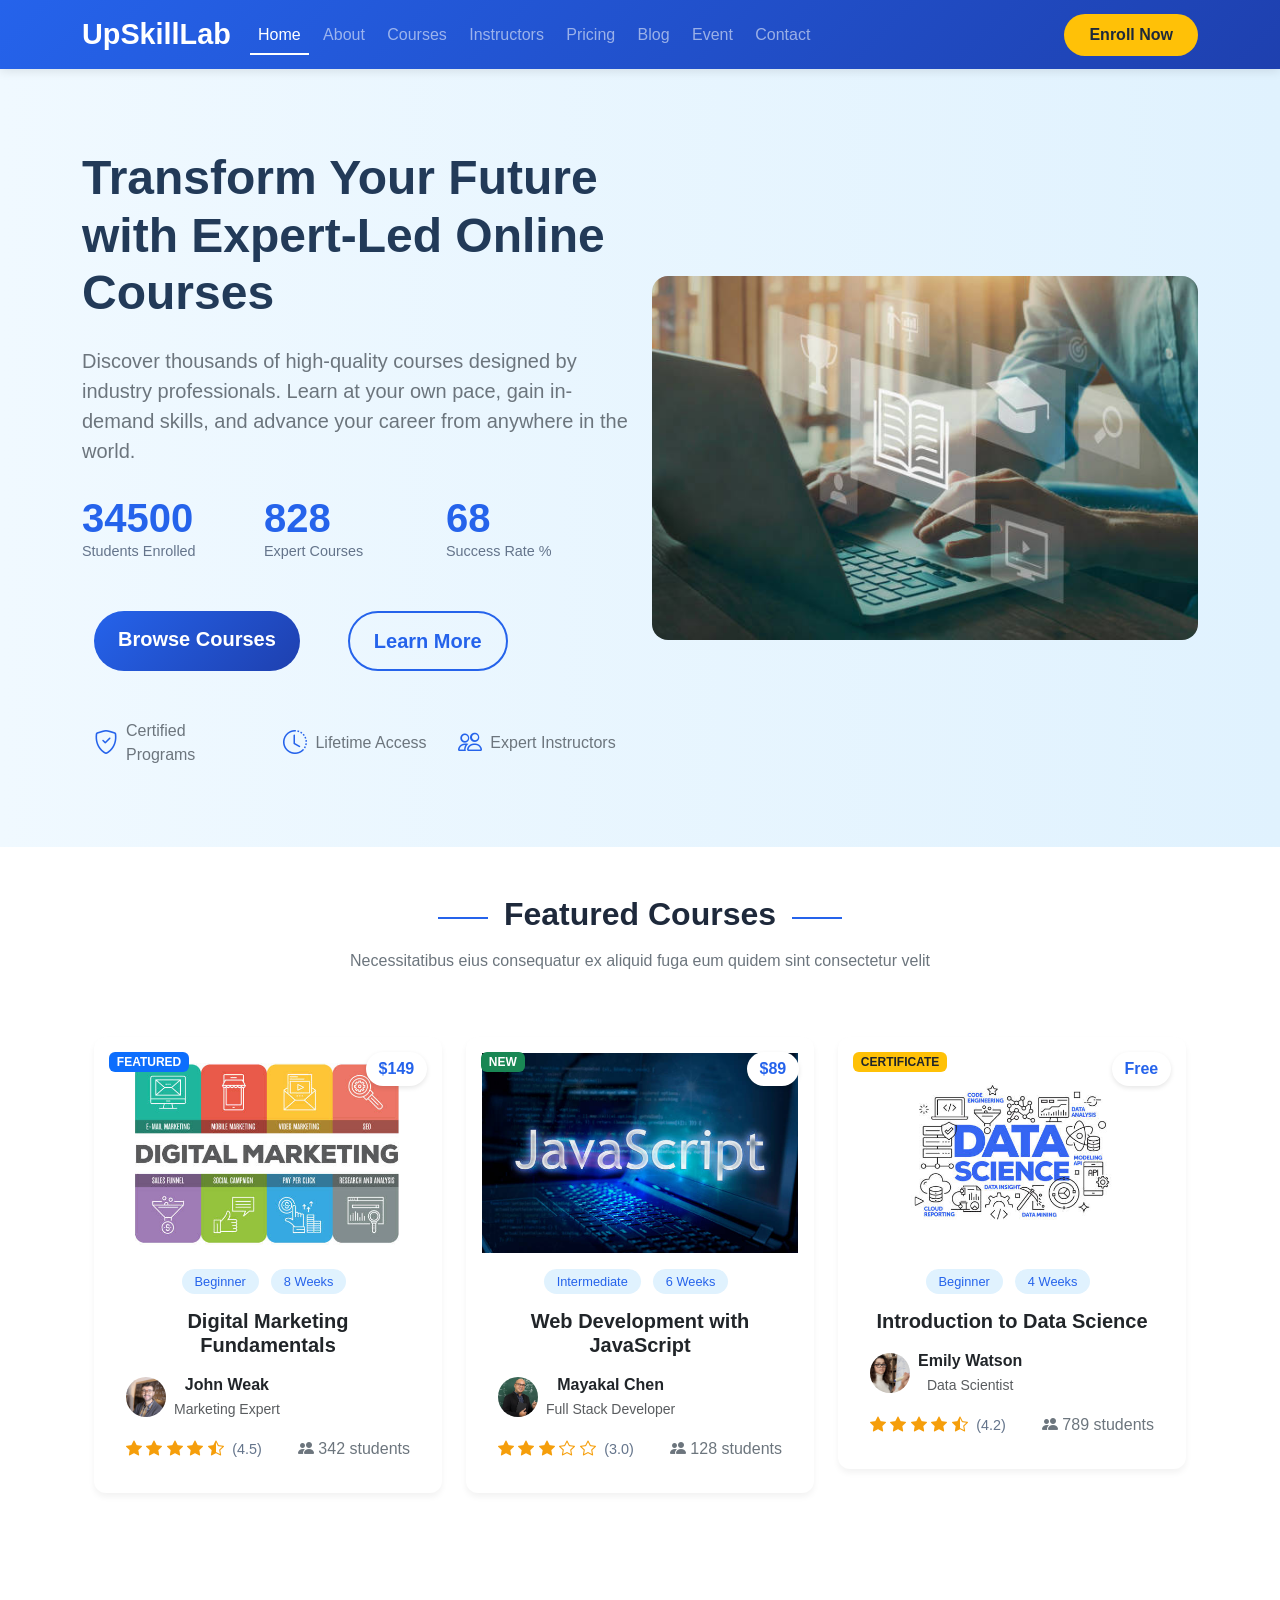
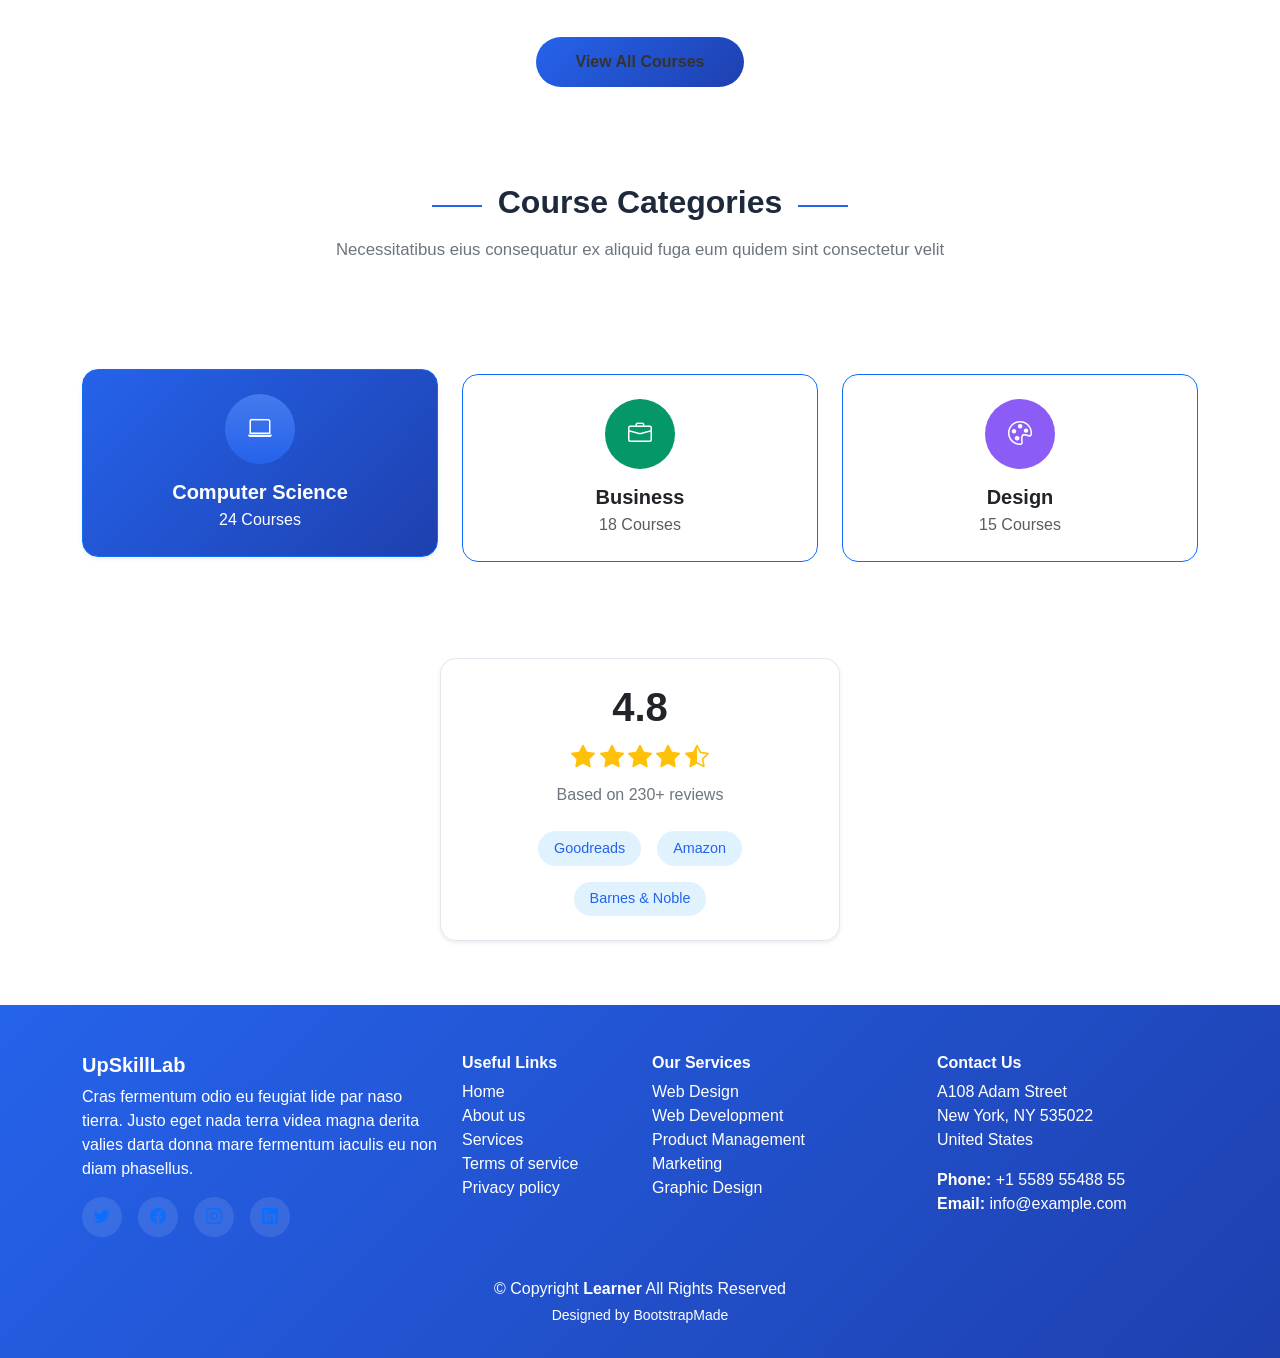
<file: index.html>
<!DOCTYPE html>
<html lang="en">

<head>
    <meta charset="UTF-8">
    <meta name="viewport" content="width=device-width, initial-scale=1.0">
    <title>UpSkillLab</title>
    <link rel="stylesheet" href="https://cdn.jsdelivr.net/npm/bootstrap-icons@1.10.5/font/bootstrap-icons.css">
    <link href="https://cdn.jsdelivr.net/npm/bootstrap@5.3.0/dist/css/bootstrap.min.css" rel="stylesheet">
    <link rel="stylesheet" href="css/index.css">
</head>

<body>
    <header class="sticky-top">
        <nav class="navbar navbar-expand-lg navbar-dark bg-primary sticky-top">
            <div class="container">
                <a class="navbar-brand fw-bold" href="#">UpSkillLab</a>
                <button class="navbar-toggler" type="button" data-bs-toggle="collapse" data-bs-target="#navbarNav">
                    <span class="navbar-toggler-icon"></span>
                </button>
                <div class="collapse navbar-collapse" id="navbarNav">
                    <ul class="navbar-nav me-auto  mb-lg-0">
                        <li class="nav-item"><a class="nav-link active" href="index.html">Home</a></li>
                        <li class="nav-item"><a class="nav-link" href="about.html">About</a></li>
                        <li class="nav-item"><a class="nav-link" href="course.html">Courses</a></li>
                        <li class="nav-item"><a class="nav-link" href="instroctor.html">Instructors</a></li>
                        <li class="nav-item"><a class="nav-link" href="pricing.html">Pricing</a></li>
                        <li class="nav-item"><a class="nav-link" href="blog.html">Blog</a></li>
                        <li class="nav-item"><a class="nav-link" href="event.html">Event</a></li>
                        <li class="nav-item"><a class="nav-link" href="contact.html">Contact</a></li>
                    </ul>
                    <a href="enroll.html" class="btn btn-enroll" target="_blank">Enroll Now</a>
                </div>
            </div>
        </nav>
    </header>
    <!-- Home Start here -->
    <main>
        <section class="hero">
            <div class="container">
                <div class="row align-items-center">
                    <div class="col-md-6">
                        <h1 class="display-5 fw-bold hidden" style="color: #223a58;">Transform Your Future with Expert-Led
                            Online
                            Courses</h1>
                        <p class="lead text-secondary txt hidden">Discover thousands of high-quality courses designed by
                            industry
                            professionals. Learn at your own pace, gain in-demand skills, and advance your career from
                            anywhere in the world.</p>
                        <div class="stats d-flex gap-4 mt-4 ">
                            <div class="container">
                                <div class="row">
                                    <div class="col-md-4 p-0"><span class="number">50000</span><br><small
                                            class="txt1">Students Enrolled</small></div>
                                    <div class="col-md-4 p-0"><span class="number">1200</span><br><small
                                            class="txt1">Expert
                                            Courses</small></div>
                                    <div class="col-md-4 p-0"><span class="number">98</span><br><small
                                            class="txt1">Success
                                            Rate %</small></div>
                                </div>
                            </div>
                        </div>
                        <div class="container">
                            <div class="row">
                                <div class="col-md-12 my-5 d-flex justify-content-left gap-5 flex-wrap">
                                    <a href="course.html" class="btn btn-primary btn-lg rounded-pill px-4 fw-semibold">
                                        Browse Courses
                                    </a>
                                    <a href="about.html" class="btn btn-outline-primary btn-lg rounded-pill px-4 fw-semibold">
                                        Learn More
                                    </a>
                                </div>
                            </div>

                            <div class="row justify-content-center text-secondary">
                                <div
                                    class="col-md-4 d-flex align-items-center justify-content-center gap-2 mb-3 mb-md-0">
                                    <i class="bi bi-shield-check" style="font-size: 1.5rem; color: #2563eb;"></i>
                                    <span>Certified Programs</span>
                                </div>
                                <div
                                    class="col-md-4 d-flex align-items-center justify-content-center gap-2 mb-3 mb-md-0">
                                    <i class="bi bi-clock-history" style="font-size: 1.5rem; color: #2563eb;"></i>
                                    <span>Lifetime Access</span>
                                </div>
                                <div class="col-md-4 d-flex align-items-center justify-content-center gap-2">
                                    <i class="bi bi-people" style="font-size: 1.5rem; color: #2563eb;"></i>
                                    <span>Expert Instructors</span>
                                </div>
                            </div>
                        </div>
                    </div>
                    <div class="col-md-6 text-center position-relative">
                        <img src="image/indexelearingimage2.jpg" alt="Learning" class="img-fluid rounded-4 hidden">
                        
                            
                
            </div>
        </section>
        <!-- second section start -->
        <section>
            <div class="container text-center py-5">
                <div class="d-flex align-items-center justify-content-center mb-2">
                    <div style="height: 2px; width: 50px; background-color: #2563eb;"></div>
                    <h2 class="mx-3 fw-bold" style="font-size: 2rem; color: #1e293b;">Featured Courses</h2>
                    <div style="height: 2px; width: 50px; background-color: #2563eb;"></div>
                </div>
                <p class="text-secondary" style="font-size: 1rem;">
                    Necessitatibus eius consequatur ex aliquid fuga eum quidem sint consectetur velit
                </p>
                <div class="container py-5">
                    <div class="row g-4">

                        <!-- Card 1 -->
                        <div class="col-md-4">
                            <div class="card course-card position-relative course-card hidden">
                                <img src="image/digitalmarkatingindex2.jpg" class="course-image img-fluid imga" alt="Marketing">
                                <span class="badge bg-primary badge-position">FEATURED</span>
                                <span class="price-badge">$149</span>
                                <div class="card-body">
                                    <div class="mb-2">
                                        <span class="category-badge">Beginner</span>
                                        <span class="category-badge">8 Weeks</span>
                                    </div>
                                    <h5 class="course-title">Digital Marketing Fundamentals</h5>
                                   
                                    <div class="d-flex align-items-center mt-3">
                                        <img src="image/indexintructor1.jpg" class="instructor-img me-2 " alt="Sarah Johnson">
                                        <div>
                                            <strong>John Weak</strong><br>
                                            <small class="text-muted">Marketing Expert</small>
                                        </div>
                                    </div>
                                    <div class="d-flex align-items-center justify-content-between mt-3">
                                        <div class="rating-stars">
                                            <i class="bi bi-star-fill"></i>
                                            <i class="bi bi-star-fill"></i>
                                            <i class="bi bi-star-fill"></i>
                                            <i class="bi bi-star-fill"></i>
                                            <i class="bi bi-star-half"></i>
                                            <span class="rating-text ms-1">(4.5)</span>
                                        </div>
                                        <div class="text-secondary"><i class="bi bi-people-fill"></i> 342 students</div>
                                    </div>
                                </div>
                            </div>
                        </div>

                        <!-- Card 2 -->
                        <div class="col-md-4">
                            <div class="card course-card position-relative course-card hidden">
                                <img src="image/javascriptindex1.jpg" class="course-image img-fluid imga" alt="JavaScript">
                                <span class="badge bg-success badge-position">NEW</span>
                                <span class="price-badge">$89</span>
                                <div class="card-body">
                                    <div class="mb-2">
                                        <span class="category-badge">Intermediate</span>
                                        <span class="category-badge">6 Weeks</span>
                                    </div>
                                    <h5 class="course-title">Web Development with JavaScript</h5>
                                    
                                    <div class="d-flex align-items-center mt-3">
                                        <img src="image/indexinstructor2.jpg" class="instructor-img me-2 img-fluid " alt="Michael Chen">
                                        <div>
                                            <strong>Mayakal Chen</strong><br>
                                            <small class="text-muted">Full Stack Developer</small>
                                        </div>
                                    </div>
                                    <div class="d-flex align-items-center justify-content-between mt-3">
                                        <div class="rating-stars">
                                            <i class="bi bi-star-fill"></i>
                                            <i class="bi bi-star-fill"></i>
                                            <i class="bi bi-star-fill"></i>
                                            <i class="bi bi-star"></i>
                                            <i class="bi bi-star"></i>
                                            <span class="rating-text ms-1">(3.0)</span>
                                        </div>
                                        <div class="text-secondary"><i class="bi bi-people-fill"></i> 128 students</div>
                                    </div>
                                </div>
                            </div>
                        </div>

                        <!-- Card 3 -->
                        <div class="col-md-4">
                            <div class="card course-card position-relative course-card hidden">
                                <img src="image/datasicenceindex2.jpg" class="course-image img-fluid imga" alt="Data Science">
                                <span class="badge bg-warning text-dark badge-position">CERTIFICATE</span>
                                <span class="price-badge">Free</span>
                                <div class="card-body">
                                    <div class="mb-2">
                                        <span class="category-badge">Beginner</span>
                                        <span class="category-badge">4 Weeks</span>
                                    </div>
                                    <h5 class="course-title">Introduction to Data Science</h5>
                                   
                                    <div class="d-flex align-items-center mt-3">
                                        <img src="/image/indexinstructor3.jpg" class="instructor-img me-2 img-fluid"
                                            alt="Dr. Emily Watson">
                                        <div>
                                            <strong>Emily Watson</strong><br>
                                            <small class="text-muted">Data Scientist</small>
                                        </div>
                                    </div>
                                    <div class="d-flex align-items-center justify-content-between mt-3">
                                        <div class="rating-stars">
                                            <i class="bi bi-star-fill"></i>
                                            <i class="bi bi-star-fill"></i>
                                            <i class="bi bi-star-fill"></i>
                                            <i class="bi bi-star-fill"></i>
                                            <i class="bi bi-star-half"></i>
                                            <span class="rating-text ms-1">(4.2)</span>
                                        </div>
                                        <div class="text-secondary"><i class="bi bi-people-fill"></i> 789 students</div>
                                    </div>
                                </div>
                            </div>
                        </div>

                    </div>
                </div>
            </div>
            <div class="container text-center my-5">
                <a href="course.html" class="btn view-courses-btn hidden">
                    View All Courses
                </a>
            </div>
        </section>
        <!-- Third section start here -->
        <section class="">
            <div class="container py-5 text-center">
                <div class="d-flex justify-content-center align-items-center mb-2">
                    <div style="width: 50px; height: 2px; background-color: #2563eb;"></div>
                    <h2 class="mx-3 fw-bold hidden" style="font-size: 2rem; color: #1e293b;">Course Categories</h2>
                    <div style="width: 50px; height: 2px; background-color: #2563eb;"></div>
                </div>
                <p class="text-secondary hidden" style="font-size: 1.05rem;">
                    Necessitatibus eius consequatur ex aliquid fuga eum quidem sint consectetur velit
                </p>
            </div>
            <div class="container text-center py-5">
                <div class="row justify-content-center g-4">
                    <div class="col-12 col-sm-6 col-md-4">
                        <div class="category-card border border-primary rounded-4 p-4 shadow-sm active hidden">
                            <div class="icon-circle bg-gradient text-white mb-3 mx-auto" style="background: #2563eb;">
                                <i class="bi bi-laptop" style="font-size: 1.5rem;"></i>
                            </div>
                            <h5 class="fw-semibold mb-1 text-dark">Computer Science</h5>
                            <p class="text-muted mb-0">24 Courses</p>
                        </div>
                    </div>
                    <div class="col-12 col-sm-6 col-md-4">
                        <div class="category-card border border-primary p-4 rounded-4 hidden">
                            <div class="icon-circle text-white mb-3 mx-auto" style="background: #059669;">
                                <i class="bi bi-briefcase" style="font-size: 1.5rem;"></i>
                            </div>
                            <h5 class="fw-semibold mb-1 text-dark">Business</h5>
                            <p class="text-muted mb-0">18 Courses</p>
                        </div>
                    </div>
                    <div class="col-12 col-sm-6 col-md-4">
                        <div class="category-card  border border-primary p-4 rounded-4 hidden">
                            <div class="icon-circle text-white mb-3 mx-auto" style="background: #8b5cf6;">
                                <i class="bi bi-palette" style="font-size: 1.5rem;"></i>
                            </div>
                            <h5 class="fw-semibold mb-1 text-dark">Design</h5>
                            <p class="text-muted mb-0">15 Courses</p>
                        </div>
                    </div>
                </div>
            </div>
            <div class="container my-5 d-flex justify-content-center">
                <div class="rating-card text-center p-4 rounded-4 shadow-sm hidden">
                    <h2 class="fw-bold text-dark" style="font-size: 2.5rem;">4.8</h2>
                    <div class="my-2">
                        <i class="bi bi-star-fill text-warning fs-4"></i>
                        <i class="bi bi-star-fill text-warning fs-4"></i>
                        <i class="bi bi-star-fill text-warning fs-4"></i>
                        <i class="bi bi-star-fill text-warning fs-4"></i>
                        <i class="bi bi-star-half text-warning fs-4"></i>
                    </div>
                    <p class="text-secondary mb-4">Based on 230+ reviews</p>
                    <div class="d-flex justify-content-center gap-3 flex-wrap">
                        <a href="#" class="badge-pill-link">Goodreads</a>
                        <a href="#" class="badge-pill-link">Amazon</a>
                        <a href="#" class="badge-pill-link">Barnes & Noble</a>
                    </div>
                </div>
            </div>
        </section>
    </main>
    <!-- footer start here -->
    <footer class="footer text-white pt-5">
        <div class="container">
            <div class="row">
                <div class="col-lg-4 col-md-6 mb-4">
                    <h5 class="fw-bold">UpSkillLab</h5>
                    <p>
                        Cras fermentum odio eu feugiat lide par naso tierra. Justo eget nada terra videa magna derita
                        valies darta donna mare fermentum iaculis eu non diam phasellus.
                    </p>
                    <div class="d-flex gap-3 mt-3">
                        <a href="#" class="social-icon"><i class="bi bi-twitter"></i></a>
                        <a href="#" class="social-icon"><i class="bi bi-facebook"></i></a>
                        <a href="#" class="social-icon"><i class="bi bi-instagram"></i></a>
                        <a href="#" class="social-icon"><i class="bi bi-linkedin"></i></a>
                    </div>
                </div>
                <div class="col-lg-2 col-md-6 mb-4">
                    <h6 class="fw-bold">Useful Links</h6>
                    <ul class="list-unstyled">
                        <li><a href="index.html" class="text-white text-decoration-none">Home</a></li>
                        <li><a href="about.html" class="text-white text-decoration-none">About us</a></li>
                        <li><a href="course.html" class="text-white text-decoration-none">Services</a></li>
                        <li><a href="#" class="text-white text-decoration-none">Terms of service</a></li>
                        <li><a href="#" class="text-white text-decoration-none">Privacy policy</a></li>
                    </ul>
                </div>
                <div class="col-lg-3 col-md-6 mb-4">
                    <h6 class="fw-bold">Our Services</h6>
                    <ul class="list-unstyled">
                        <li><a href="#" class="text-white text-decoration-none">Web Design</a></li>
                        <li><a href="#" class="text-white text-decoration-none">Web Development</a></li>
                        <li><a href="#" class="text-white text-decoration-none">Product Management</a></li>
                        <li><a href="#" class="text-white text-decoration-none">Marketing</a></li>
                        <li><a href="#" class="text-white text-decoration-none">Graphic Design</a></li>
                    </ul>
                </div>
                <div class="col-lg-3 col-md-6 mb-4">
                    <h6 class="fw-bold">Contact Us</h6>
                    <p>A108 Adam Street<br>New York, NY 535022<br>United States</p>
                    <p><strong>Phone:</strong> +1 5589 55488 55<br>
                        <strong>Email:</strong> info@example.com
                    </p>
                </div>
            </div>
        </div>
        <div class="footer-bottom text-center py-3">
            <p class="mb-1">© Copyright <strong>Learner</strong> All Rights Reserved</p>
            <p class="small">Designed by <a href="#" class="text-white text-decoration-none">BootstrapMade</a></p>
        </div>
    </footer>

    <script src="https://cdn.jsdelivr.net/npm/bootstrap@5.3.0/dist/js/bootstrap.bundle.min.js"></script>
    
    <script>
        // Intersection Observer for scroll animations
        document.addEventListener('DOMContentLoaded', function() {
            const observer = new IntersectionObserver((entries) => {
                entries.forEach(entry => {
                    if (entry.isIntersecting) {
                        entry.target.classList.add("show");
                    }
                });
            }, {
                threshold: 0.1
            });

            document.querySelectorAll(".hidden").forEach((el) => observer.observe(el));

            // Stats counter animation
            const counters = document.querySelectorAll('.number');
            let started = false;

            function startCounters() {
                if (started) return;
                started = true;
                
                counters.forEach(counter => {
                    const target = +counter.innerText;
                    let count = 0;
                    const duration = 2000;
                    const increment = target / (duration / 20);
                    
                    const updateCount = () => {
                        if (count < target) {
                            count += increment;
                            counter.innerText = Math.ceil(count);
                            setTimeout(updateCount, 20);
                        } else {
                            counter.innerText = target;
                        }
                    };
                    
                    updateCount();
                });
            }

            // Check if stats section is in view
            const statsSection = document.querySelector('.stats');
            const statsObserver = new IntersectionObserver((entries) => {
                entries.forEach(entry => {
                    if (entry.isIntersecting) {
                        startCounters();
                    }
                });
            }, {
                threshold: 0.5
            });

            if (statsSection) {
                statsObserver.observe(statsSection);
            }
        });
    </script>
</body>

</html>
</file>
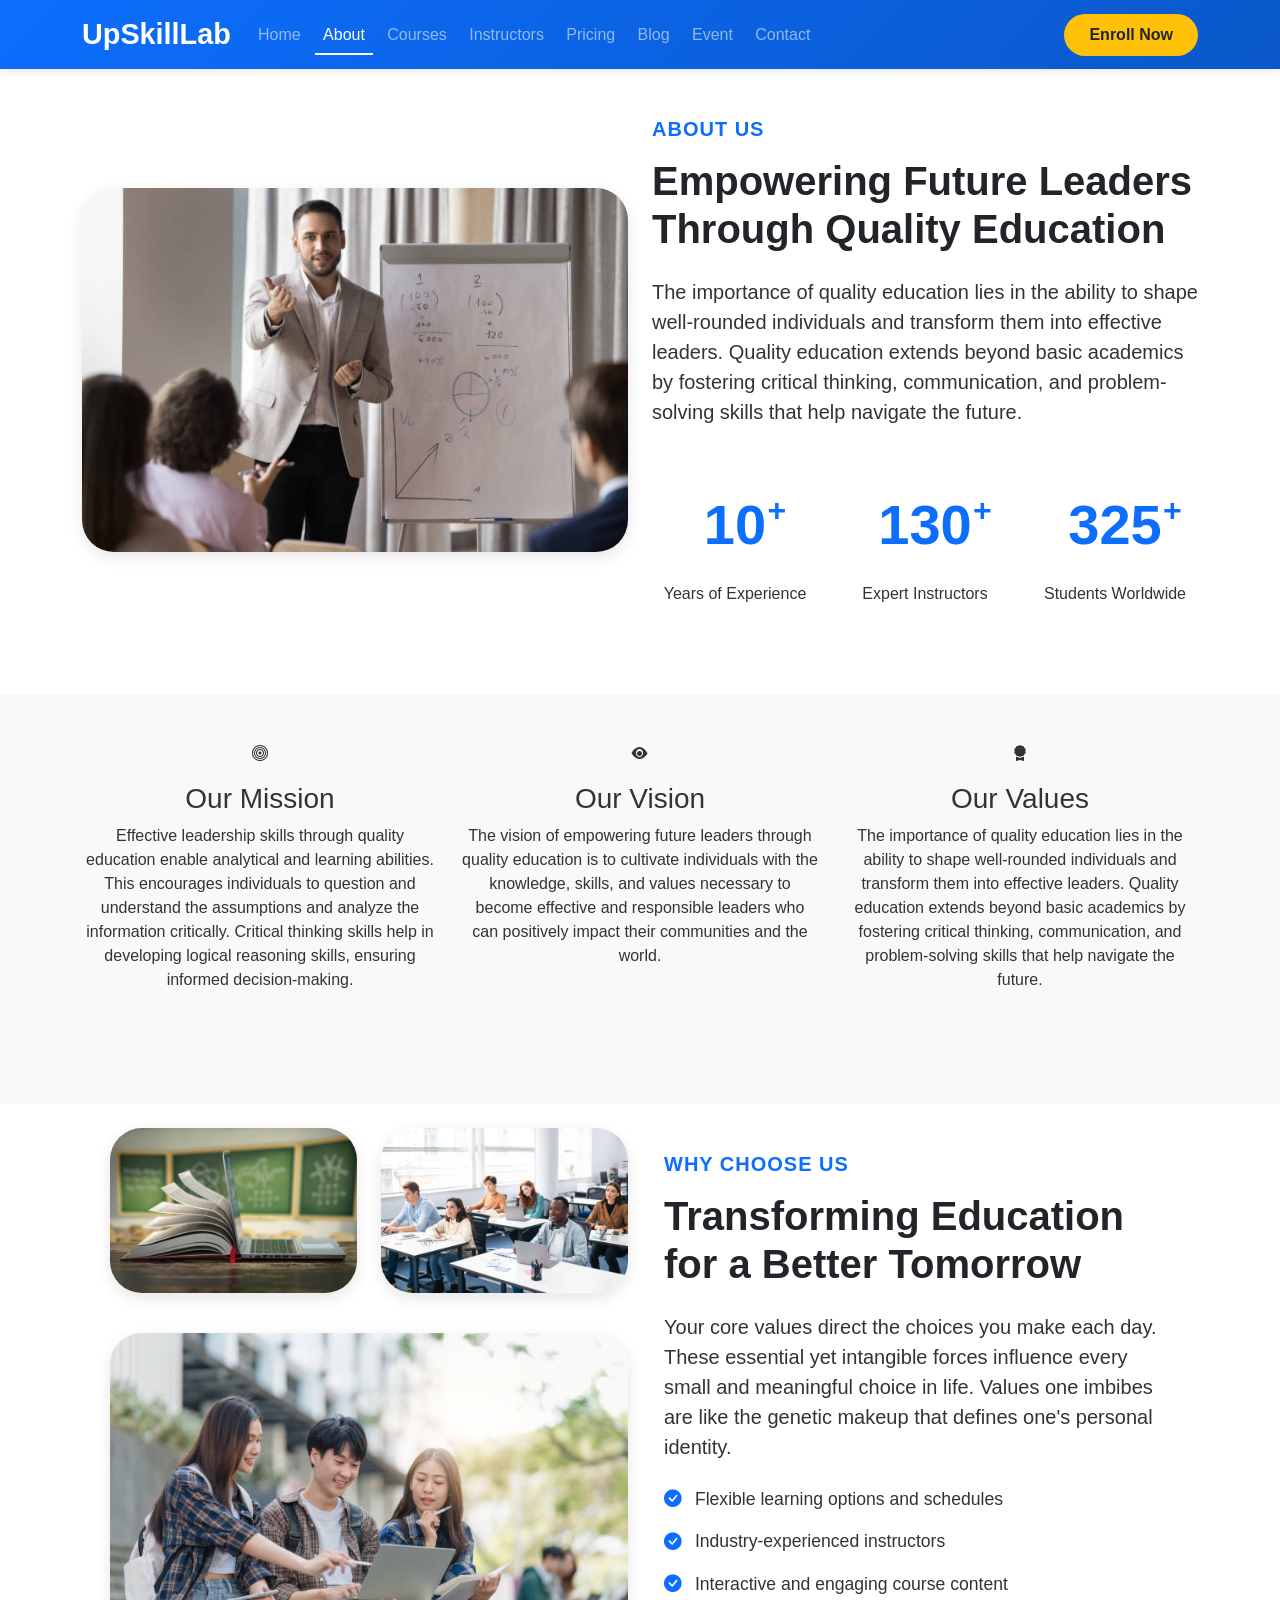
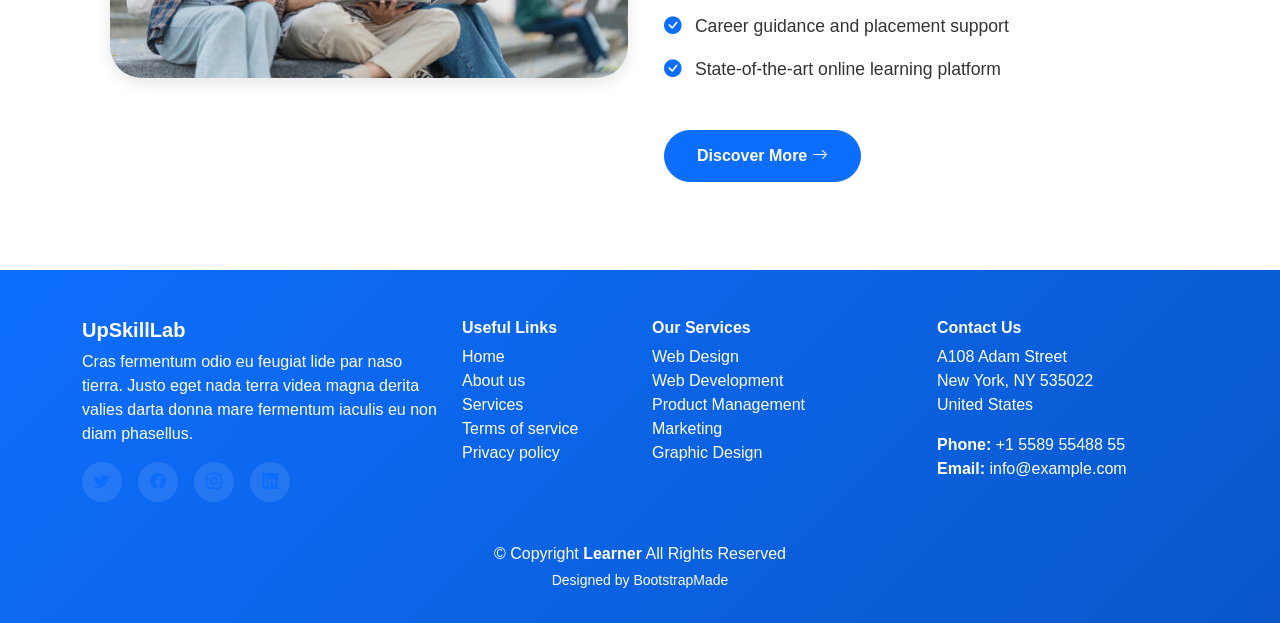
<file: about.html>
<!DOCTYPE html>
<html lang="en">
  <head>
    <meta charset="UTF-8" />
    <meta name="viewport" content="width=device-width, initial-scale=1.0" />
    <title>About Page</title>
    <!-- about page  -->
    <link
      href="https://cdn.jsdelivr.net/npm/bootstrap@5.3.7/dist/css/bootstrap.min.css"
      rel="stylesheet"
    />
    <link
      rel="stylesheet"
      href="https://cdn.jsdelivr.net/npm/bootstrap-icons@1.13.1/font/bootstrap-icons.min.css"
    />
    <link rel="stylesheet" href="css/about.css" />
  </head>
  <body>
    <header class="sticky-top">
      <nav
        class="navbar navbar-expand-lg navbar-dark sticky-top navbar bg-primary"
        data-bs-theme="dark"
      >
        <div class="container">
          <a class="navbar-brand fw-bold" href="#">UpSkillLab</a>
          <button
            class="navbar-toggler"
            type="button"
            data-bs-toggle="collapse"
            data-bs-target="#navbarNav"
          >
            <span class="navbar-toggler-icon"></span>
          </button>
          <div class="collapse navbar-collapse" id="navbarNav">
            <ul class="navbar-nav me-auto mb-lg-0">
              <li class="nav-item">
                <a class="nav-link" href="index.html">Home</a>
              </li>
              <li class="nav-item">
                <a class="nav-link active" href="about.html">About</a>
              </li>
              <li class="nav-item">
                <a class="nav-link" href="course.html">Courses</a>
              </li>
              <li class="nav-item">
                <a class="nav-link" href="instroctor.html">Instructors</a>
              </li>
              <li class="nav-item">
                <a class="nav-link" href="pricing.html">Pricing</a>
              </li>
              <li class="nav-item">
                <a class="nav-link" href="blog.html">Blog</a>
              </li>
              <li class="nav-item">
                <a class="nav-link" href="event.html">Event</a>
              </li>
              <li class="nav-item">
                <a class="nav-link" href="contact.html">Contact</a>
              </li>
            </ul>
            <a href="enroll.html" class="btn btn-enroll" target="_blank"
              >Enroll Now</a
            >
          </div>
        </div>
      </nav>
    </header>

    <section class="hidden">
      <div class="container mb-5 py-4">
        <div class="row align-items-center">
          <div class="col-md-6 mt-4">
            <img
              src="image/aboutintroctor2.jpg"
              class="rounded-5 img-fluid"
              alt="Education Image"
            />
          </div>
          <div class="col-md-6 mt-4">
            <h5 class="text-primary"><b>ABOUT US</b></h5>
            <h1>Empowering Future Leaders Through Quality Education</h1>
            <p class="lead">
              The importance of quality education lies in the ability to shape
              well-rounded individuals and transform them into effective
              leaders. Quality education extends beyond basic academics by
              fostering critical thinking, communication, and problem-solving
              skills that help navigate the future.
            </p>
            <div class="row pt-5">
              <div class="col-md-4 text-center">
                <span><h1 class="text-primary">15</h1></span>
                <p>Years of Experience</p>
              </div>
              <div class="col-md-4 text-center">
                <span><h1 class="text-primary">200+</h1></span>
                <p>Expert Instructors</p>
              </div>
              <div class="col-md-4 text-center">
                <span><h1 class="text-primary">500+</h1></span>
                <p>Students Worldwide</p>
              </div>
            </div>
          </div>
        </div>
      </div>
    </section>

    <!-- mission or vision section -->
    <section class="bg-light py-5 hidden">
      <div class="container mb-4">
        <div class="row">
          <div class="col-md-4 mb-4">
            <div class="text-center"><i class="bi bi-bullseye"></i></div>
            <h3 class="text-center mt-3">Our Mission</h3>
            <p class="text-center">
              Effective leadership skills through quality education enable
              analytical and learning abilities. This encourages individuals to
              question and understand the assumptions and analyze the
              information critically. Critical thinking skills help in
              developing logical reasoning skills, ensuring informed
              decision-making.
            </p>
          </div>
          <div class="col-md-4 mb-4">
            <div class="text-center"><i class="bi bi-eye-fill"></i></div>
            <h3 class="text-center mt-3">Our Vision</h3>
            <p class="text-center">
              The vision of empowering future leaders through quality education
              is to cultivate individuals with the knowledge, skills, and values
              necessary to become effective and responsible leaders who can
              positively impact their communities and the world.
            </p>
          </div>
          <div class="col-md-4 mb-4">
            <div class="text-center"><i class="bi bi-award-fill"></i></div>
            <h3 class="text-center mt-3">Our Values</h3>
            <p class="text-center">
              The importance of quality education lies in the ability to shape
              well-rounded individuals and transform them into effective
              leaders. Quality education extends beyond basic academics by
              fostering critical thinking, communication, and problem-solving
              skills that help navigate the future.
            </p>
          </div>
        </div>
      </div>
    </section>

    <!-- last section in about page -->
    <section class="hidden">
      <div class="container">
        <div class="row mt-4 m-3">
          <div class="col-md-6">
            <div class="row mb-4">
              <div class="col-md-6 mb-3">
                <img
                  src="image/aboutbook.jpg"
                  class="rounded-5 img-fluid"
                  width="100%"
                  alt="Book Image"
                />
              </div>
              <div class="col-md-6 mb-3">
                <img
                  src="image/aboutstudent.jpg"
                  class="rounded-5 img-fluid"
                  width="100%"
                  alt="Students Image"
                />
              </div>
            </div>
            <img
              src="image/aboutcampus.jpg"
              class="rounded-5 img-fluid"
              alt="Campus Image"
              width="100%"
            />
          </div>
          <div class="col-md-6 p-4">
            <h5 class="text-primary"><b>WHY CHOOSE US</b></h5>
            <h1><b>Transforming Education for a Better Tomorrow </b></h1>
            <p class="fs-5">
              Your core values direct the choices you make each day. These
              essential yet intangible forces influence every small and
              meaningful choice in life. Values one imbibes are like the genetic
              makeup that defines one's personal identity.
            </p>
            <ul id="dotnone">
              <li>
                <i class="bi bi-check-circle-fill text-primary me-2"></i>
                Flexible learning options and schedules
              </li>
              <li>
                <i class="bi bi-check-circle-fill text-primary me-2"></i>
                Industry-experienced instructors
              </li>
              <li>
                <i class="bi bi-check-circle-fill text-primary me-2"> </i>
                Interactive and engaging course content
              </li>
              <li>
                <i class="bi bi-check-circle-fill text-primary me-2"> </i>
                Career guidance and placement support
              </li>
              <li>
                <i class="bi bi-check-circle-fill text-primary me-2"> </i>
                State-of-the-art online learning platform
              </li>
            </ul>
            <a href="#" class="btn btn-primary mt-4 rounded-pill">
              Discover More <i class="bi bi-arrow-right"></i>
            </a>
          </div>
        </div>
      </div>
    </section>

    <footer class="footer text-white pt-5">
      <div class="container">
        <div class="row">
          <div class="col-lg-4 col-md-6 mb-4">
            <h5 class="fw-bold">UpSkillLab</h5>
            <p>
              Cras fermentum odio eu feugiat lide par naso tierra. Justo eget
              nada terra videa magna derita valies darta donna mare fermentum
              iaculis eu non diam phasellus.
            </p>
            <div class="d-flex gap-3 mt-3">
              <a href="#" class="social-icon"><i class="bi bi-twitter"></i></a>
              <a href="#" class="social-icon"><i class="bi bi-facebook"></i></a>
              <a href="#" class="social-icon"
                ><i class="bi bi-instagram"></i
              ></a>
              <a href="#" class="social-icon"><i class="bi bi-linkedin"></i></a>
            </div>
          </div>
          <div class="col-lg-2 col-md-6 mb-4">
            <h6 class="fw-bold">Useful Links</h6>
            <ul class="list-unstyled">
              <li>
                <a href="#" class="text-white text-decoration-none">Home</a>
              </li>
              <li>
                <a href="#" class="text-white text-decoration-none">About us</a>
              </li>
              <li>
                <a href="#" class="text-white text-decoration-none">Services</a>
              </li>
              <li>
                <a href="#" class="text-white text-decoration-none"
                  >Terms of service</a
                >
              </li>
              <li>
                <a href="#" class="text-white text-decoration-none"
                  >Privacy policy</a
                >
              </li>
            </ul>
          </div>
          <div class="col-lg-3 col-md-6 mb-4">
            <h6 class="fw-bold">Our Services</h6>
            <ul class="list-unstyled">
              <li>
                <a href="#" class="text-white text-decoration-none"
                  >Web Design</a
                >
              </li>
              <li>
                <a href="#" class="text-white text-decoration-none"
                  >Web Development</a
                >
              </li>
              <li>
                <a href="#" class="text-white text-decoration-none"
                  >Product Management</a
                >
              </li>
              <li>
                <a href="#" class="text-white text-decoration-none"
                  >Marketing</a
                >
              </li>
              <li>
                <a href="#" class="text-white text-decoration-none"
                  >Graphic Design</a
                >
              </li>
            </ul>
          </div>
          <div class="col-lg-3 col-md-6 mb-4">
            <h6 class="fw-bold">Contact Us</h6>
            <p>A108 Adam Street<br />New York, NY 535022<br />United States</p>
            <p>
              <strong>Phone:</strong> +1 5589 55488 55<br />
              <strong>Email:</strong> info@example.com
            </p>
          </div>
        </div>
      </div>
      <div class="footer-bottom text-center py-3">
        <p class="mb-1">
          © Copyright <strong>Learner</strong> All Rights Reserved
        </p>
        <p class="small">
          Designed by
          <a href="#" class="text-white text-decoration-none">BootstrapMade</a>
        </p>
      </div>
    </footer>

    <script
      src="https://cdn.jsdelivr.net/npm/bootstrap@5.3.7/dist/js/bootstrap.bundle.min.js"
      integrity="sha384-ndDqU0Gzau9qJ1lfW4pNLlhNTkCfHzAVBReH9diLvGRem5+R9g2FzA8ZGN954O5Q"
      crossorigin="anonymous"
    ></script>

    <script>
      // Intersection Observer for scroll animations
      document.addEventListener("DOMContentLoaded", function () {
        const observer = new IntersectionObserver(
          (entries) => {
            entries.forEach((entry) => {
              if (entry.isIntersecting) {
                entry.target.classList.add("show");
              }
            });
          },
          {
            threshold: 0.1,
          }
        );

        document.querySelectorAll(".hidden").forEach((el) => {
          observer.observe(el);
        });

        // Stats counter animation
        const counters = document.querySelectorAll(".col-md-4 h1");
        let started = false;

        function startCounters() {
          if (started) return;
          started = true;

          counters.forEach((counter) => {
            const target = +counter.innerText.replace("+", "");
            let count = 0;
            const duration = 2000;
            const increment = target / (duration / 20);

            const updateCount = () => {
              if (count < target) {
                count += increment;
                counter.innerText = Math.ceil(count);
                setTimeout(updateCount, 20);
              } else {
                counter.innerText = target;
              }
            };

            updateCount();
          });
        }

        // Check if stats section is in view
        const statsSection = document.querySelector(".row.pt-5");
        const statsObserver = new IntersectionObserver(
          (entries) => {
            entries.forEach((entry) => {
              if (entry.isIntersecting) {
                startCounters();
              }
            });
          },
          {
            threshold: 0.5,
          }
        );

        if (statsSection) {
          statsObserver.observe(statsSection);
        }
      });
    </script>
  </body>
</html>
</file>
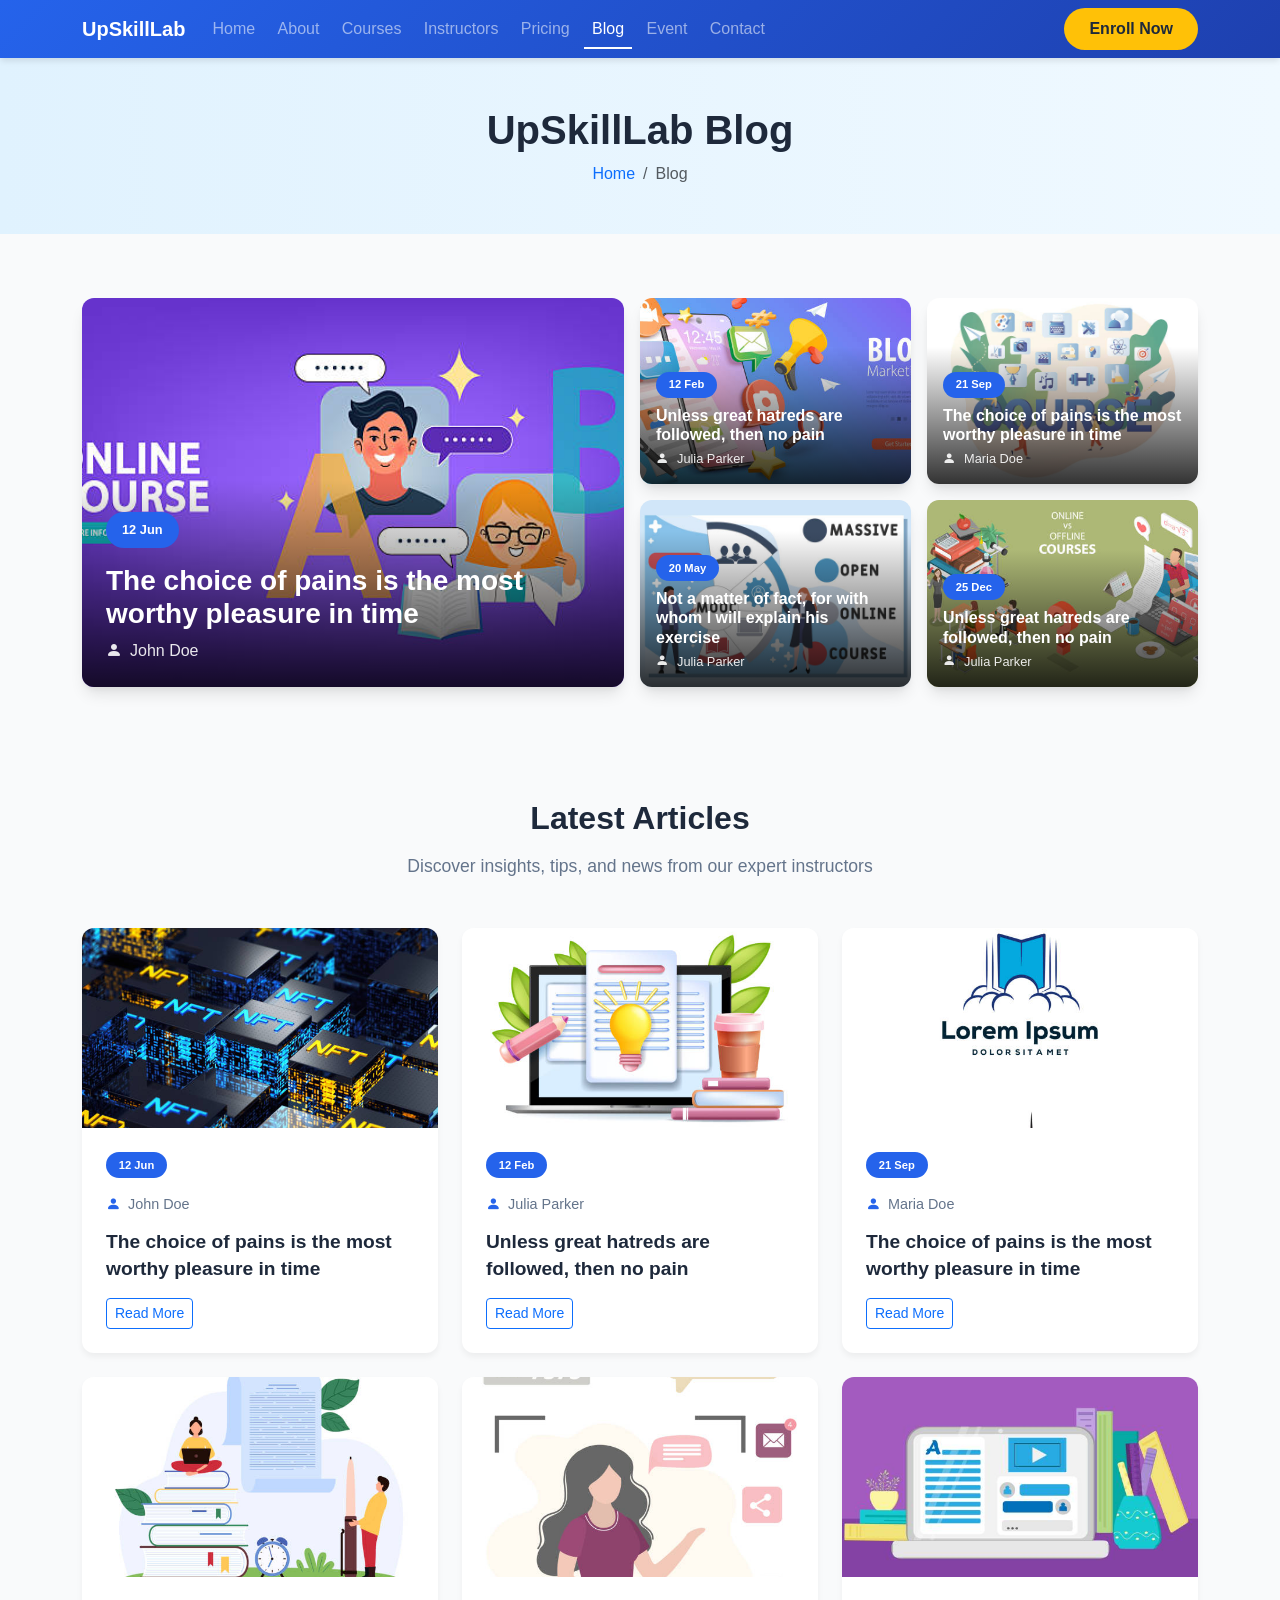
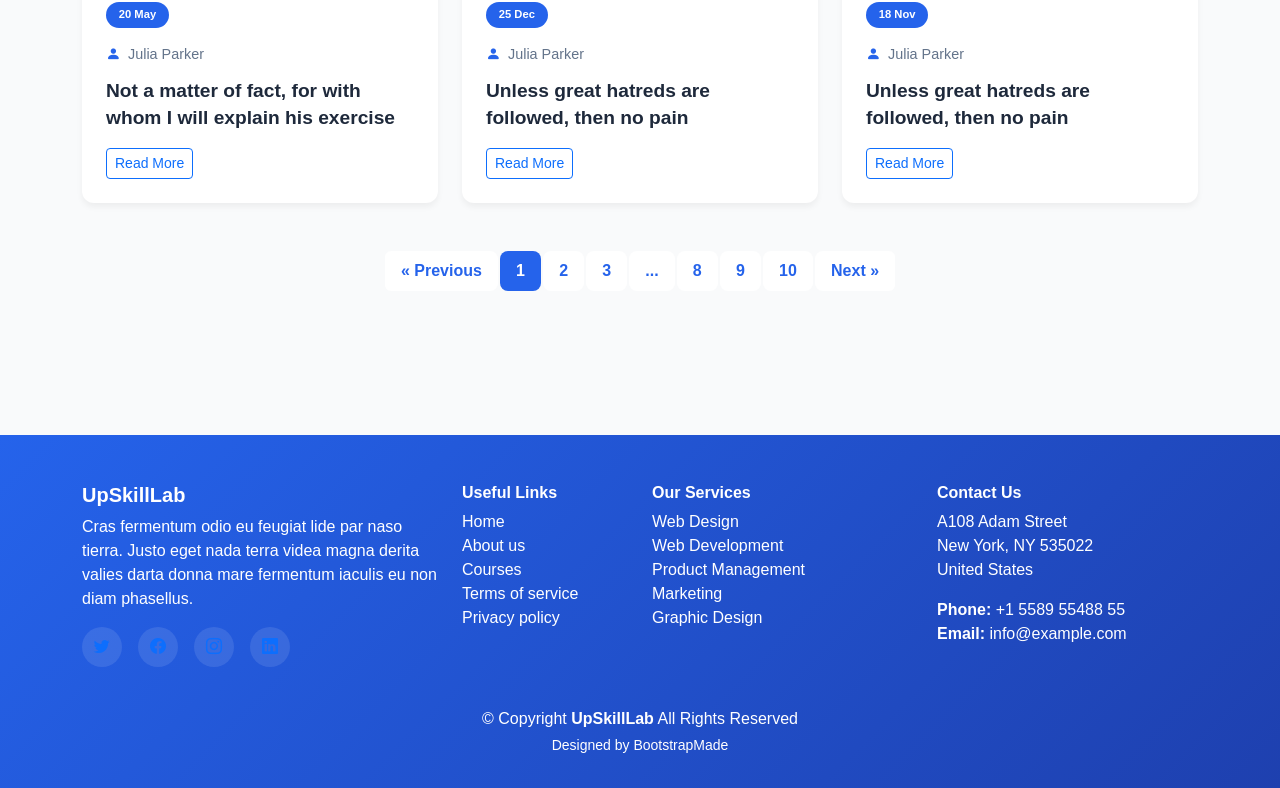
<file: blog.html>
<!DOCTYPE html>
<html lang="en">

<head>
    <meta charset="UTF-8">
    <meta name="viewport" content="width=device-width, initial-scale=1.0">
    <title>Blog - UpSkillLab</title>
    <link rel="stylesheet" href="https://cdn.jsdelivr.net/npm/bootstrap-icons@1.10.5/font/bootstrap-icons.css">
    <link href="https://cdn.jsdelivr.net/npm/bootstrap@5.3.0/dist/css/bootstrap.min.css" rel="stylesheet">
    <link rel="stylesheet" href="css/bolg.css">
</head>

<body>
    <!-- Navigation -->
    <header class="sticky-top">
        <nav class="navbar navbar-expand-lg navbar-dark bg-primary sticky-top">
            <div class="container">
                <a class="navbar-brand fw-bold" href="#">UpSkillLab</a>
                <button class="navbar-toggler" type="button" data-bs-toggle="collapse" data-bs-target="#navbarNav">
                    <span class="navbar-toggler-icon"></span>
                </button>
                <div class="collapse navbar-collapse" id="navbarNav">
                    <ul class="navbar-nav me-auto mb-2 mb-lg-0">
                        <li class="nav-item"><a class="nav-link" href="index.html">Home</a></li>
                        <li class="nav-item"><a class="nav-link" href="about.html">About</a></li>
                        <li class="nav-item"><a class="nav-link" href="course.html">Courses</a></li>
                        <li class="nav-item"><a class="nav-link" href="instroctor.html">Instructors</a></li>
                        <li class="nav-item"><a class="nav-link" href="pricing.html">Pricing</a></li>
                        <li class="nav-item"><a class="nav-link active" href="blog.html">Blog</a></li>
                        <li class="nav-item"><a class="nav-link" href="event.html">Event</a></li>
                        <li class="nav-item"><a class="nav-link" href="contact.html">Contact</a></li>
                    </ul>
                    <a href="enroll.html" class="btn btn-enroll" target="_blank">Enroll Now</a>
                </div>
            </div>
        </nav>
    </header>

    <!-- Page Header -->
    <div class="page-header">
        <div class="container">
            <h1>UpSkillLab Blog</h1>
            <nav aria-label="breadcrumb">
                <ol class="breadcrumb">
                    <li class="breadcrumb-item"><a href="index.html" class="text-decoration-none">Home</a></li>
                    <li class="breadcrumb-item active" aria-current="page">Blog</li>
                </ol>
            </nav>
        </div>
    </div>

    <!-- Featured Posts -->
    <section class="featured-posts">
        <div class="container">
            <div class="featured-grid">
                <div class="featured-main">
                    <img src="image/mainevent1.jpg" alt="Featured Post">
                    <div class="overlay">
                        <span class="date">12 Jun</span>
                        <h3>The choice of pains is the most worthy pleasure in time</h3>
                        <div class="author">
                            <i class="bi bi-person-fill me-2"></i> John Doe
                        </div>
                    </div>
                </div>
                <div class="featured-secondary">
                    <img src="image/mainblog1.jpg" alt="Blog Post">
                    <div class="overlay">
                        <span class="date">12 Feb</span>
                        <h4>Unless great hatreds are followed, then no pain</h4>
                        <div class="author">
                            <i class="bi bi-person-fill me-2"></i> Julia Parker
                        </div>
                    </div>
                </div>
                <div class="featured-secondary">
                    <img src="image/mainblog2.jpg" alt="Blog Post">
                    <div class="overlay">
                        <span class="date">21 Sep</span>
                        <h4>The choice of pains is the most worthy pleasure in time</h4>
                        <div class="author">
                            <i class="bi bi-person-fill me-2"></i> Maria Doe
                        </div>
                    </div>
                </div>
                <div class="featured-secondary">
                    <img src="image/mainblog3.jpg" alt="Blog Post">
                    <div class="overlay">
                        <span class="date">20 May</span>
                        <h4>Not a matter of fact, for with whom I will explain his exercise</h4>
                        <div class="author">
                            <i class="bi bi-person-fill me-2"></i> Julia Parker
                        </div>
                    </div>
                </div>
                <div class="featured-secondary">
                    <img src="image/mainblog4.jpg" alt="Blog Post">
                    <div class="overlay">
                        <span class="date">25 Dec</span>
                        <h4>Unless great hatreds are followed, then no pain</h4>
                        <div class="author">
                            <i class="bi bi-person-fill me-2"></i> Julia Parker
                        </div>
                    </div>
                </div>
            </div>
        </div>
    </section>

    <!-- Blog Posts -->
    <section class="blog-section">
        <div class="container">
            <div class="section-title">
                <h2>Latest Articles</h2>
                <p>Discover insights, tips, and news from our expert instructors</p>
            </div>
            
            <div class="row g-4">
                <!-- Blog Post 1 -->
                <div class="col-lg-4 col-md-6">
                    <div class="blog-card">
                        <img src="image/blog1.jpg" alt="Blog Post">
                        <div class="blog-content">
                            <span class="blog-date">12 Jun</span>
                            <div class="blog-author">
                                <i class="bi bi-person-fill"></i> John Doe
                            </div>
                            <h5 class="blog-title">The choice of pains is the most worthy pleasure in time</h5>
                            <a href="#" class="btn btn-outline-primary btn-sm">Read More</a>
                        </div>
                    </div>
                </div>
                
                <!-- Blog Post 2 -->
                <div class="col-lg-4 col-md-6">
                    <div class="blog-card">
                        <img src="image/blog2.jpg" alt="Blog Post">
                        <div class="blog-content">
                            <span class="blog-date">12 Feb</span>
                            <div class="blog-author">
                                <i class="bi bi-person-fill"></i> Julia Parker
                            </div>
                            <h5 class="blog-title">Unless great hatreds are followed, then no pain</h5>
                            <a href="#" class="btn btn-outline-primary btn-sm">Read More</a>
                        </div>
                    </div>
                </div>
                
                <!-- Blog Post 3 -->
                <div class="col-lg-4 col-md-6">
                    <div class="blog-card">
                        <img src="image/blog3.jpg" alt="Blog Post">
                        <div class="blog-content">
                            <span class="blog-date">21 Sep</span>
                            <div class="blog-author">
                                <i class="bi bi-person-fill"></i> Maria Doe
                            </div>
                            <h5 class="blog-title">The choice of pains is the most worthy pleasure in time</h5>
                            <a href="#" class="btn btn-outline-primary btn-sm">Read More</a>
                        </div>
                    </div>
                </div>
                
                <!-- Blog Post 4 -->
                <div class="col-lg-4 col-md-6">
                    <div class="blog-card">
                        <img src="image/blog4.jpg" alt="Blog Post">
                        <div class="blog-content">
                            <span class="blog-date">20 May</span>
                            <div class="blog-author">
                                <i class="bi bi-person-fill"></i> Julia Parker
                            </div>
                            <h5 class="blog-title">Not a matter of fact, for with whom I will explain his exercise</h5>
                            <a href="#" class="btn btn-outline-primary btn-sm">Read More</a>
                        </div>
                    </div>
                </div>
                
                <!-- Blog Post 5 -->
                <div class="col-lg-4 col-md-6">
                    <div class="blog-card">
                        <img src="image/blog5.jpg" alt="Blog Post">
                        <div class="blog-content">
                            <span class="blog-date">25 Dec</span>
                            <div class="blog-author">
                                <i class="bi bi-person-fill"></i> Julia Parker
                            </div>
                            <h5 class="blog-title">Unless great hatreds are followed, then no pain</h5>
                            <a href="#" class="btn btn-outline-primary btn-sm">Read More</a>
                        </div>
                    </div>
                </div>
                
                <!-- Blog Post 6 -->
                <div class="col-lg-4 col-md-6">
                    <div class="blog-card">
                        <img src="image/blog6.jpg" alt="Blog Post">
                        <div class="blog-content">
                            <span class="blog-date">18 Nov</span>
                            <div class="blog-author">
                                <i class="bi bi-person-fill"></i> Julia Parker
                            </div>
                            <h5 class="blog-title">Unless great hatreds are followed, then no pain</h5>
                            <a href="#" class="btn btn-outline-primary btn-sm">Read More</a>
                        </div>
                    </div>
                </div>
            </div>
            
            <!-- Pagination -->
            <div class="pagination-container">
                <nav aria-label="Page navigation">
                    <ul class="pagination">
                        <li class="page-item">
                            <a class="page-link" href="#" aria-label="Previous">
                                <span aria-hidden="true">&laquo; Previous</span>
                            </a>
                        </li>
                        <li class="page-item active"><a class="page-link" href="#">1</a></li>
                        <li class="page-item"><a class="page-link" href="#">2</a></li>
                        <li class="page-item"><a class="page-link" href="#">3</a></li>
                        <li class="page-item"><a class="page-link" href="#">...</a></li>
                        <li class="page-item"><a class="page-link" href="#">8</a></li>
                        <li class="page-item"><a class="page-link" href="#">9</a></li>
                        <li class="page-item"><a class="page-link" href="#">10</a></li>
                        <li class="page-item">
                            <a class="page-link" href="#" aria-label="Next">
                                <span aria-hidden="true">Next &raquo;</span>
                            </a>
                        </li>
                    </ul>
                </nav>
            </div>
        </div>
    </section>

    <!-- Footer -->
    <footer class="footer text-white pt-5">
        <div class="container">
            <div class="row">
                <div class="col-lg-4 col-md-6 mb-4">
                    <h5 class="fw-bold">UpSkillLab</h5>
                    <p>
                        Cras fermentum odio eu feugiat lide par naso tierra. Justo eget nada terra videa magna derita
                        valies darta donna mare fermentum iaculis eu non diam phasellus.
                    </p>
                    <div class="d-flex gap-3 mt-3">
                        <a href="#" class="social-icon"><i class="bi bi-twitter"></i></a>
                        <a href="#" class="social-icon"><i class="bi bi-facebook"></i></a>
                        <a href="#" class="social-icon"><i class="bi bi-instagram"></i></a>
                        <a href="#" class="social-icon"><i class="bi bi-linkedin"></i></a>
                    </div>
                </div>
                <div class="col-lg-2 col-md-6 mb-4">
                    <h6 class="fw-bold">Useful Links</h6>
                    <ul class="list-unstyled">
                        <li><a href="index.html" class="text-white text-decoration-none">Home</a></li>
                        <li><a href="about.html" class="text-white text-decoration-none">About us</a></li>
                        <li><a href="course.html" class="text-white text-decoration-none">Courses</a></li>
                        <li><a href="#" class="text-white text-decoration-none">Terms of service</a></li>
                        <li><a href="#" class="text-white text-decoration-none">Privacy policy</a></li>
                    </ul>
                </div>
                <div class="col-lg-3 col-md-6 mb-4">
                    <h6 class="fw-bold">Our Services</h6>
                    <ul class="list-unstyled">
                        <li><a href="#" class="text-white text-decoration-none">Web Design</a></li>
                        <li><a href="#" class="text-white text-decoration-none">Web Development</a></li>
                        <li><a href="#" class="text-white text-decoration-none">Product Management</a></li>
                        <li><a href="#" class="text-white text-decoration-none">Marketing</a></li>
                        <li><a href="#" class="text-white text-decoration-none">Graphic Design</a></li>
                    </ul>
                </div>
                <div class="col-lg-3 col-md-6 mb-4">
                    <h6 class="fw-bold">Contact Us</h6>
                    <p>A108 Adam Street<br>New York, NY 535022<br>United States</p>
                    <p><strong>Phone:</strong> +1 5589 55488 55<br>
                        <strong>Email:</strong> info@example.com
                    </p>
                </div>
            </div>
        </div>
        <div class="footer-bottom text-center py-3">
            <p class="mb-1">© Copyright <strong>UpSkillLab</strong> All Rights Reserved</p>
            <p class="small">Designed by <a href="#" class="text-white text-decoration-none">BootstrapMade</a></p>
        </div>
    </footer>

    <script src="https://cdn.jsdelivr.net/npm/bootstrap@5.3.0/dist/js/bootstrap.bundle.min.js"></script>
</body>

</html>
</file>
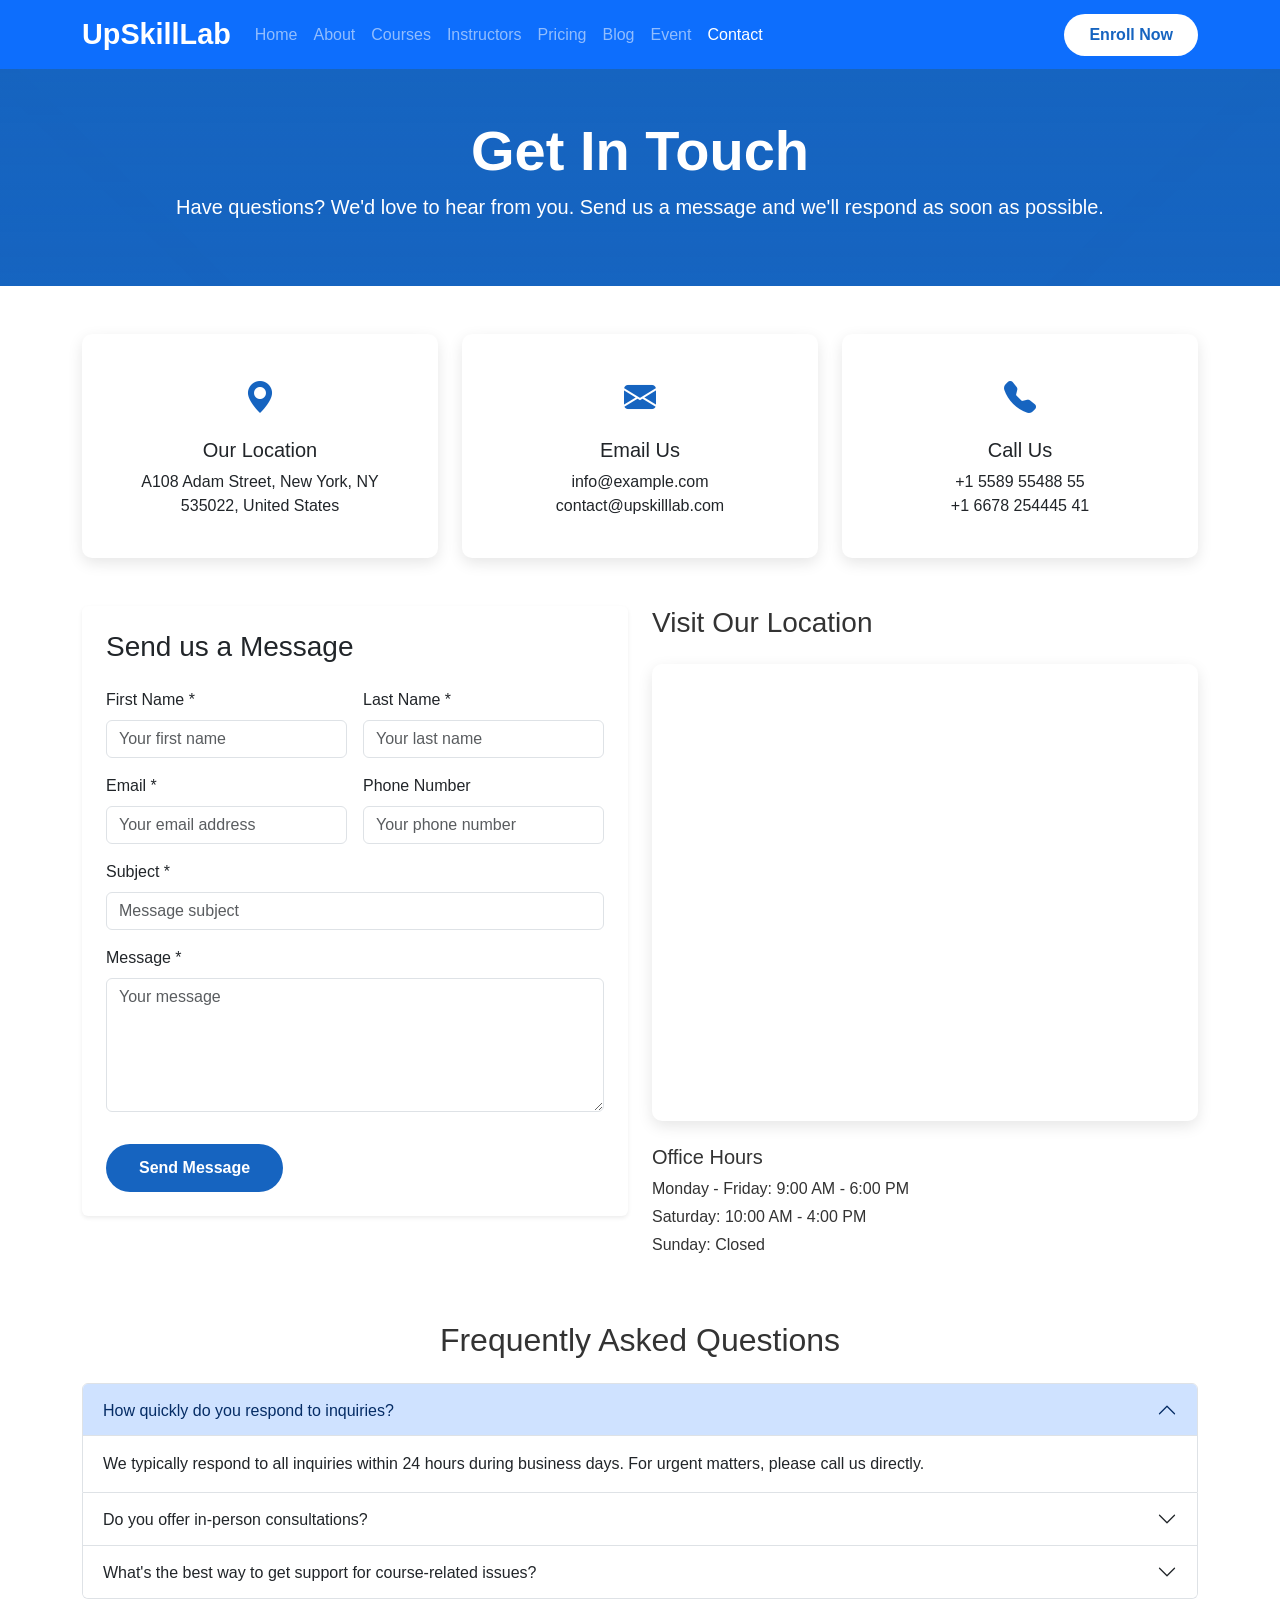
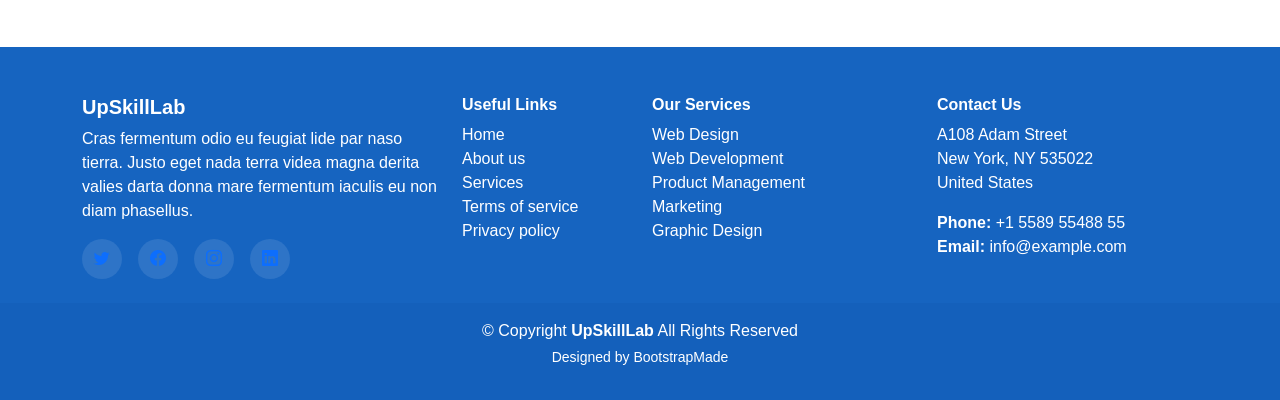
<file: contact.html>
<!DOCTYPE html>
<html lang="en">
<head>
    <meta charset="UTF-8">
    <meta name="viewport" content="width=device-width, initial-scale=1.0">
    <title>Contact Us - UpSkillLab</title>
    <link rel="stylesheet" href="https://cdn.jsdelivr.net/npm/bootstrap-icons@1.10.5/font/bootstrap-icons.css">
    <link href="https://cdn.jsdelivr.net/npm/bootstrap@5.3.0/dist/css/bootstrap.min.css" rel="stylesheet">
    <link rel="stylesheet" href="css/contact.css">
</head>
<body>
    <header class="sticky-top">
        <nav class="navbar navbar-expand-lg navbar-dark bg-primary sticky-top">
            <div class="container">
                <a class="navbar-brand fw-bold" href="#">UpSkillLab</a>
                <button class="navbar-toggler" type="button" data-bs-toggle="collapse" data-bs-target="#navbarNav">
                    <span class="navbar-toggler-icon"></span>
                </button>
                <div class="collapse navbar-collapse" id="navbarNav">
                    <ul class="navbar-nav me-auto mb-2 mb-lg-0">
                         <li class="nav-item"><a class="nav-link" href="index.html">Home</a></li>
                        <li class="nav-item"><a class="nav-link" href="about.html">About</a></li>
                        <li class="nav-item"><a class="nav-link" href="course.html">Courses</a></li>
                        <li class="nav-item"><a class="nav-link" href="instroctor.html">Instructors</a></li>
                        <li class="nav-item"><a class="nav-link" href="pricing.html">Pricing</a></li>
                        <li class="nav-item"><a class="nav-link" href="blog.html">Blog</a></li>
                        <li class="nav-item"><a class="nav-link" href="event.html">Event</a></li>
                        <li class="nav-item"><a class="nav-link active" href="contact.html">Contact</a></li>
                    </ul>
                    <a href="enroll.html" class="btn btn-enroll" target="_blank">Enroll Now</a>
                </div>
            </div>
        </nav>
    </header>

    <!-- Contact Header Section -->
    <section class="contact-header text-center">
        <div class="container">
            <h1 class="display-4 fw-bold">Get In Touch</h1>
            <p class="lead">Have questions? We'd love to hear from you. Send us a message and we'll respond as soon as possible.</p>
        </div>
    </section>

    <!-- Contact Info Cards -->
    <section class="container mb-5">
        <div class="row g-4">
            <div class="col-md-4">
                <div class="contact-card card h-100 border-0 text-center p-4">
                    <div class="card-body">
                        <div class="contact-icon">
                            <i class="bi bi-geo-alt-fill"></i>
                        </div>
                        <h5 class="card-title">Our Location</h5>
                        <p class="card-text">A108 Adam Street, New York, NY 535022, United States</p>
                    </div>
                </div>
            </div>
            <div class="col-md-4">
                <div class="contact-card card h-100 border-0 text-center p-4">
                    <div class="card-body">
                        <div class="contact-icon">
                            <i class="bi bi-envelope-fill"></i>
                        </div>
                        <h5 class="card-title">Email Us</h5>
                        <p class="card-text">info@example.com<br>contact@upskilllab.com</p>
                    </div>
                </div>
            </div>
            <div class="col-md-4">
                <div class="contact-card card h-100 border-0 text-center p-4">
                    <div class="card-body">
                        <div class="contact-icon">
                            <i class="bi bi-telephone-fill"></i>
                        </div>
                        <h5 class="card-title">Call Us</h5>
                        <p class="card-text">+1 5589 55488 55<br>+1 6678 254445 41</p>
                    </div>
                </div>
            </div>
        </div>
    </section>

    <!-- Contact Form & Map Section -->
    <section class="container mb-5">
        <div class="alert alert-success" role="alert" id="successMessage">
            <i class="bi bi-check-circle-fill me-2"></i> Thank you for your message! We'll get back to you soon.
        </div>
        
        <div class="row">
            <div class="col-lg-6 mb-4 mb-lg-0">
                <div class="card border-0 shadow-sm">
                    <div class="card-body p-4">
                        <h3 class="card-title mb-4">Send us a Message</h3>
                        <form id="contactForm" class="row g-3 needs-validation" novalidate>
                            <div class="col-md-6">
                                <label for="firstName" class="form-label">First Name *</label>
                                <input type="text" class="form-control" id="firstName" placeholder="Your first name" required>
                                <div class="invalid-feedback">
                                    Please provide your first name.
                                </div>
                            </div>
                            <div class="col-md-6">
                                <label for="lastName" class="form-label">Last Name *</label>
                                <input type="text" class="form-control" id="lastName" placeholder="Your last name" required>
                                <div class="invalid-feedback">
                                    Please provide your last name.
                                </div>
                            </div>
                            <div class="col-md-6">
                                <label for="email" class="form-label">Email *</label>
                                <input type="email" class="form-control" id="email" placeholder="Your email address" required>
                                <div class="invalid-feedback">
                                    Please provide a valid email.
                                </div>
                            </div>
                            <div class="col-md-6">
                                <label for="phone" class="form-label">Phone Number</label>
                                <input type="tel" class="form-control" id="phone" placeholder="Your phone number">
                            </div>
                            <div class="col-12">
                                <label for="subject" class="form-label">Subject *</label>
                                <input type="text" class="form-control" id="subject" placeholder="Message subject" required>
                                <div class="invalid-feedback">
                                    Please provide a subject.
                                </div>
                            </div>
                            <div class="col-12">
                                <label for="message" class="form-label">Message *</label>
                                <textarea class="form-control" id="message" rows="5" placeholder="Your message" required></textarea>
                                <div class="invalid-feedback">
                                    Please provide a message.
                                </div>
                            </div>
                            <div class="col-12">
                                <button type="submit" class="btn btn-submit mt-3">Send Message</button>
                            </div>
                        </form>
                    </div>
                </div>
            </div>
            <div class="col-lg-6">
                <h3 class="mb-4">Visit Our Location</h3>
                <div class="map-container">
                    <iframe src="https://www.google.com/maps/embed?pb=!1m14!1m12!1m3!1d30246.88614321975!2d73.8033664!3d18.625331199999998!2m3!1f0!2f0!3f0!3m2!1i1024!2i768!4f13.1!5e0!3m2!1sen!2sin!4v1751873499266!5m2!1sen!2sin" 
                            width="100%" height="450" style="border:0;" allowfullscreen="" loading="lazy" referrerpolicy="no-referrer-when-downgrade"></iframe>
                </div>
                <div class="mt-4">
                    <h5>Office Hours</h5>
                    <p class="mb-1">Monday - Friday: 9:00 AM - 6:00 PM</p>
                    <p class="mb-1">Saturday: 10:00 AM - 4:00 PM</p>
                    <p>Sunday: Closed</p>
                </div>
            </div>
        </div>
    </section>

    <!-- FAQ Section -->
    <section class="container mb-5">
        <h2 class="text-center mb-4">Frequently Asked Questions</h2>
        <div class="accordion" id="faqAccordion">
            <div class="accordion-item">
                <h2 class="accordion-header">
                    <button class="accordion-button" type="button" data-bs-toggle="collapse" data-bs-target="#faq1">
                        How quickly do you respond to inquiries?
                    </button>
                </h2>
                <div id="faq1" class="accordion-collapse collapse show" data-bs-parent="#faqAccordion">
                    <div class="accordion-body">
                        We typically respond to all inquiries within 24 hours during business days. For urgent matters, please call us directly.
                    </div>
                </div>
            </div>
            <div class="accordion-item">
                <h2 class="accordion-header">
                    <button class="accordion-button collapsed" type="button" data-bs-toggle="collapse" data-bs-target="#faq2">
                        Do you offer in-person consultations?
                    </button>
                </h2>
                <div id="faq2" class="accordion-collapse collapse" data-bs-parent="#faqAccordion">
                    <div class="accordion-body">
                        Yes, we offer in-person consultations by appointment. Please contact us to schedule a meeting at our office.
                    </div>
                </div>
            </div>
            <div class="accordion-item">
                <h2 class="accordion-header">
                    <button class="accordion-button collapsed" type="button" data-bs-toggle="collapse" data-bs-target="#faq3">
                        What's the best way to get support for course-related issues?
                    </button>
                </h2>
                <div id="faq3" class="accordion-collapse collapse" data-bs-parent="#faqAccordion">
                    <div class="accordion-body">
                        For course-related support, please use the support system within your student dashboard. This ensures your request is directed to the right team quickly.
                    </div>
                </div>
            </div>
        </div>
    </section>

    <!-- Footer -->
    <footer class="footer text-white pt-5">
        <div class="container">
            <div class="row">
                <div class="col-lg-4 col-md-6 mb-4">
                    <h5 class="fw-bold">UpSkillLab</h5>
                    <p>
                        Cras fermentum odio eu feugiat lide par naso tierra. Justo eget nada terra videa magna derita
                        valies darta donna mare fermentum iaculis eu non diam phasellus.
                    </p>
                    <div class="d-flex gap-3 mt-3">
                        <a href="#" class="social-icon"><i class="bi bi-twitter"></i></a>
                        <a href="#" class="social-icon"><i class="bi bi-facebook"></i></a>
                        <a href="#" class="social-icon"><i class="bi bi-instagram"></i></a>
                        <a href="#" class="social-icon"><i class="bi bi-linkedin"></i></a>
                    </div>
                </div>
                <div class="col-lg-2 col-md-6 mb-4">
                    <h6 class="fw-bold">Useful Links</h6>
                    <ul class="list-unstyled">
                        <li><a href="index.html" class="text-white text-decoration-none">Home</a></li>
                        <li><a href="about.html" class="text-white text-decoration-none">About us</a></li>
                        <li><a href="course.html" class="text-white text-decoration-none">Services</a></li>
                        <li><a href="#" class="text-white text-decoration-none">Terms of service</a></li>
                        <li><a href="#" class="text-white text-decoration-none">Privacy policy</a></li>
                    </ul>
                </div>
                <div class="col-lg-3 col-md-6 mb-4">
                    <h6 class="fw-bold">Our Services</h6>
                    <ul class="list-unstyled">
                        <li><a href="#" class="text-white text-decoration-none">Web Design</a></li>
                        <li><a href="#" class="text-white text-decoration-none">Web Development</a></li>
                        <li><a href="#" class="text-white text-decoration-none">Product Management</a></li>
                        <li><a href="#" class="text-white text-decoration-none">Marketing</a></li>
                        <li><a href="#" class="text-white text-decoration-none">Graphic Design</a></li>
                    </ul>
                </div>
                <div class="col-lg-3 col-md-6 mb-4">
                    <h6 class="fw-bold">Contact Us</h6>
                    <p>A108 Adam Street<br>New York, NY 535022<br>United States</p>
                    <p><strong>Phone:</strong> +1 5589 55488 55<br>
                        <strong>Email:</strong> info@example.com
                    </p>
                </div>
            </div>
        </div>
        <div class="footer-bottom text-center py-3">
            <p class="mb-1">© Copyright <strong>UpSkillLab</strong> All Rights Reserved</p>
            <p class="small">Designed by <a href="#" class="text-white text-decoration-none">BootstrapMade</a></p>
        </div>
    </footer>

    <!-- Bootstrap JS -->
    <script src="https://cdn.jsdelivr.net/npm/bootstrap@5.3.0/dist/js/bootstrap.bundle.min.js"></script>
    
    <!-- Custom Script -->
    <script>
        // Form validation
        (function () {
            'use strict'
            
            // Fetch the form we want to apply custom Bootstrap validation styles to
            var form = document.getElementById('contactForm')
            
            form.addEventListener('submit', function (event) {
                if (!form.checkValidity()) {
                    event.preventDefault()
                    event.stopPropagation()
                } else {
                    event.preventDefault()
                    // Show success message
                    document.getElementById('successMessage').style.display = 'block'
                    // Reset form
                    form.reset()
                    form.classList.remove('was-validated')
                    
                    // Scroll to success message
                    document.getElementById('successMessage').scrollIntoView({behavior: 'smooth'})
                    
                    // Hide success message after 5 seconds
                    setTimeout(function() {
                        document.getElementById('successMessage').style.display = 'none'
                    }, 5000)
                    
                    return false
                }
                
                form.classList.add('was-validated')
            }, false)
        })()
    </script>
</body>
</html>
</file>
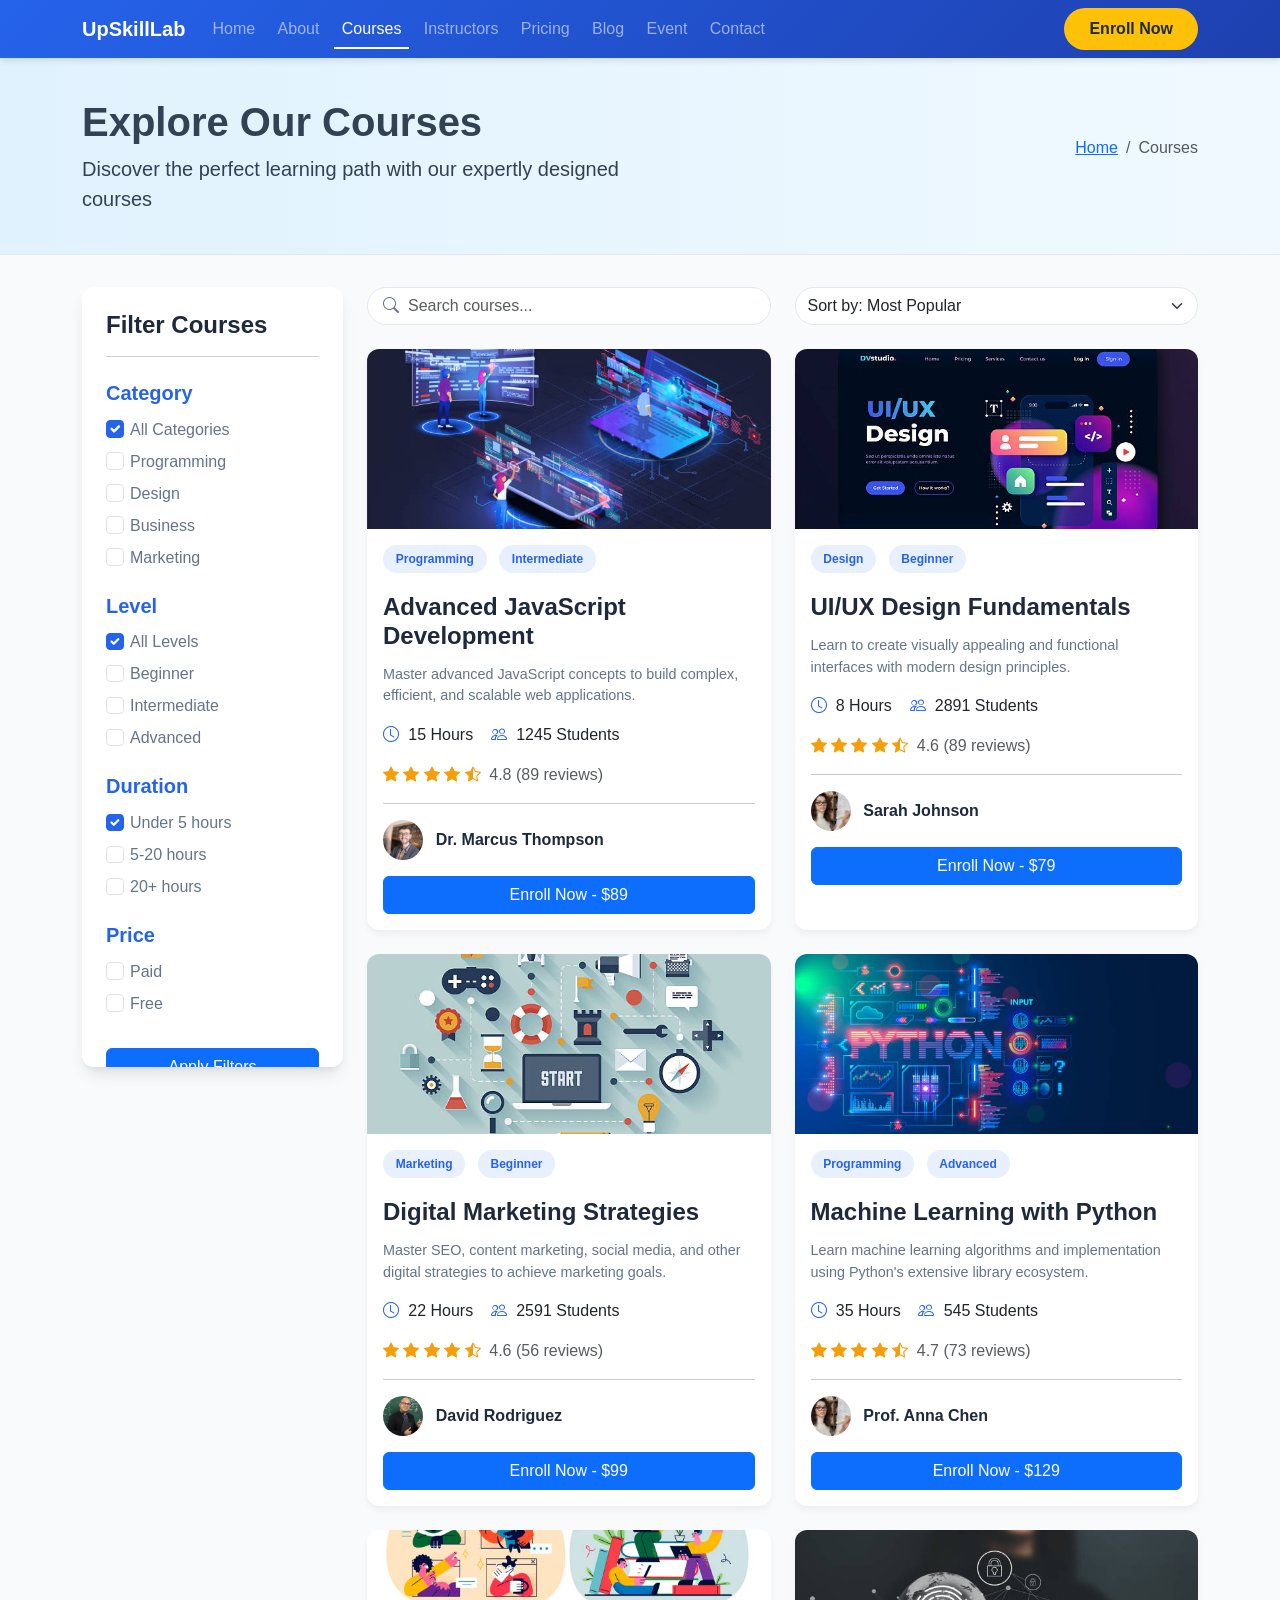
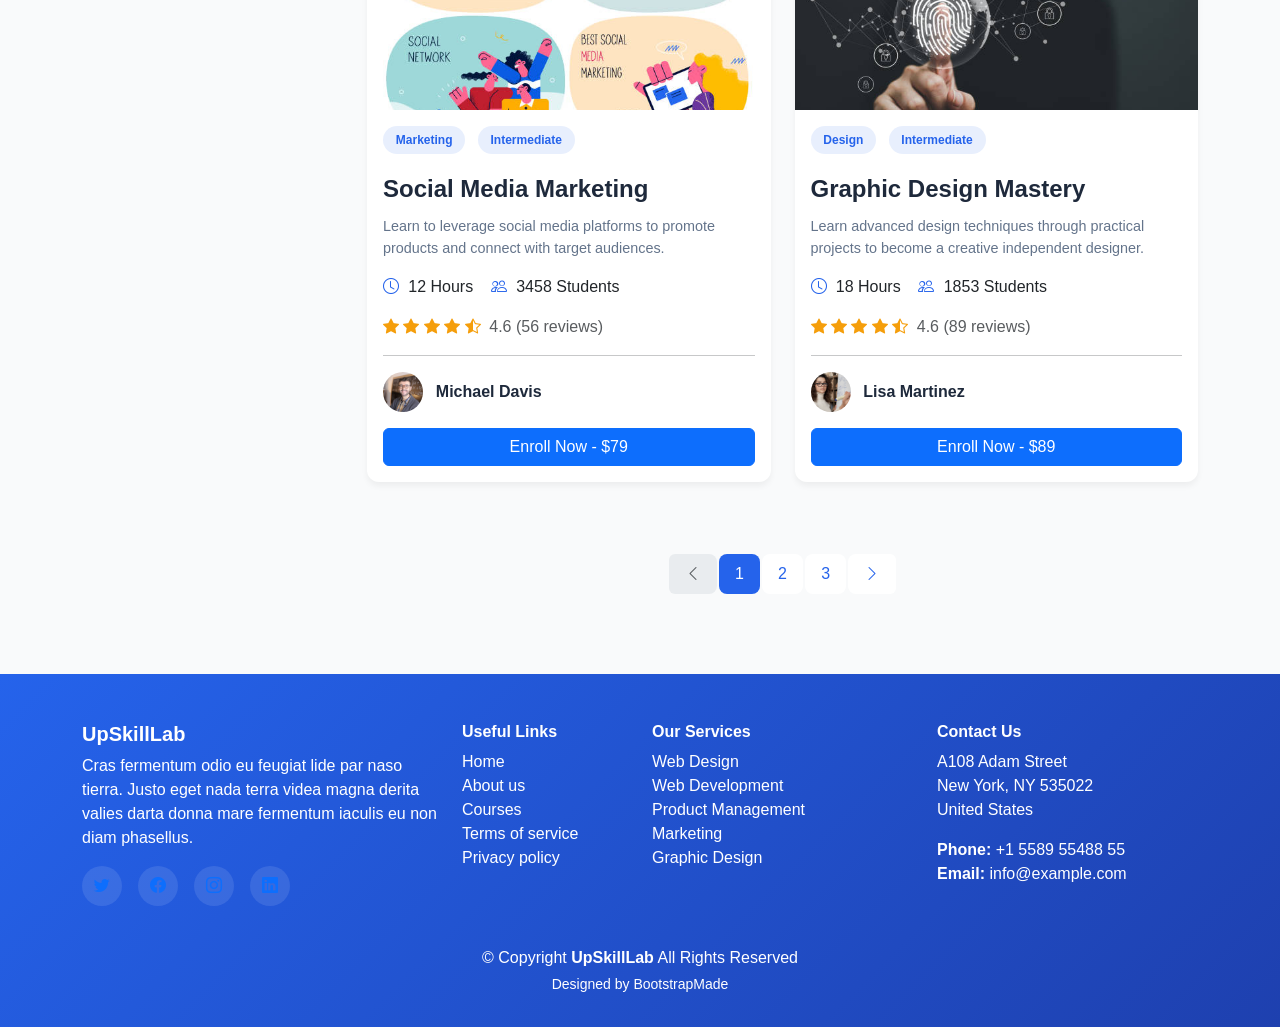
<file: course.html>
<!DOCTYPE html>
<html lang="en">
<head>
    <meta charset="UTF-8">
    <meta name="viewport" content="width=device-width, initial-scale=1.0">
    <title>Courses - UpSkillLab</title>
    <link href="https://cdn.jsdelivr.net/npm/bootstrap@5.3.0/dist/css/bootstrap.min.css" rel="stylesheet">
    <link rel="stylesheet" href="https://cdn.jsdelivr.net/npm/bootstrap-icons@1.10.5/font/bootstrap-icons.css">
    <link rel="stylesheet" href="css/course.css">
</head>
<body>
    <!-- Navigation -->
    <header class="sticky-top">
        <nav class="navbar navbar-expand-lg navbar-dark bg-primary sticky-top">
            <div class="container">
                <a class="navbar-brand fw-bold" href="#">UpSkillLab</a>
                <button class="navbar-toggler" type="button" data-bs-toggle="collapse" data-bs-target="#navbarNav">
                    <span class="navbar-toggler-icon"></span>
                </button>
                <div class="collapse navbar-collapse" id="navbarNav">
                    <ul class="navbar-nav me-auto mb-lg-0">
                        <li class="nav-item"><a class="nav-link" href="index.html">Home</a></li>
                        <li class="nav-item"><a class="nav-link" href="about.html">About</a></li>
                        <li class="nav-item"><a class="nav-link active" href="course.html">Courses</a></li>
                        <li class="nav-item"><a class="nav-link" href="instroctor.html">Instructors</a></li>
                        <li class="nav-item"><a class="nav-link" href="pricing.html">Pricing</a></li>
                        <li class="nav-item"><a class="nav-link" href="blog.html">Blog</a></li>
                        <li class="nav-item"><a class="nav-link" href="event.html">Event</a></li>
                        <li class="nav-item"><a class="nav-link" href="contact.html">Contact</a></li>
                    </ul>
                    <a href="enroll.html" class="btn btn-enroll" target="_blank">Enroll Now</a>
                </div>
            </div>
        </nav>
    </header>

    <!-- Page Header -->
    <div class="page-header">
        <div class="container">
            <div class="row align-items-center">
                <div class="col-md-6">
                    <h1 class="fw-bold">Explore Our Courses</h1>
                    <p class="lead mb-0">Discover the perfect learning path with our expertly designed courses</p>
                </div>
                <div class="col-md-6 text-md-end">
                    <nav aria-label="breadcrumb">
                        <ol class="breadcrumb justify-content-md-end justify-content-start">
                            <li class="breadcrumb-item"><a href="index.html">Home</a></li>
                            <li class="breadcrumb-item active" aria-current="page">Courses</li>
                        </ol>
                    </nav>
                </div>
            </div>
        </div>
    </div>

    <!-- Main Content -->
    <div class="container mb-5">
        <div class="row">
            <!-- Filter Sidebar -->
            <div class="col-lg-3">
                <div class="filter-section">
                    <h4>Filter Courses</h4>
                    <hr>
                    
                    <h5>Category</h5>
                    <div class="form-check">
                        <input class="form-check-input" type="checkbox" value="" id="allCategories" checked>
                        <label class="form-check-label" for="allCategories">All Categories</label>
                    </div>
                    <div class="form-check">
                        <input class="form-check-input" type="checkbox" value="" id="programming">
                        <label class="form-check-label" for="programming">Programming</label>
                    </div>
                    <div class="form-check">
                        <input class="form-check-input" type="checkbox" value="" id="design">
                        <label class="form-check-label" for="design">Design</label>
                    </div>
                    <div class="form-check">
                        <input class="form-check-input" type="checkbox" value="" id="business">
                        <label class="form-check-label" for="business">Business</label>
                    </div>
                    <div class="form-check">
                        <input class="form-check-input" type="checkbox" value="" id="marketing">
                        <label class="form-check-label" for="marketing">Marketing</label>
                    </div>
                    
                    <h5>Level</h5>
                    <div class="form-check">
                        <input class="form-check-input" type="checkbox" value="" id="allLevels" checked>
                        <label class="form-check-label" for="allLevels">All Levels</label>
                    </div>
                    <div class="form-check">
                        <input class="form-check-input" type="checkbox" value="" id="beginner">
                        <label class="form-check-label" for="beginner">Beginner</label>
                    </div>
                    <div class="form-check">
                        <input class="form-check-input" type="checkbox" value="" id="intermediate">
                        <label class="form-check-label" for="intermediate">Intermediate</label>
                    </div>
                    <div class="form-check">
                        <input class="form-check-input" type="checkbox" value="" id="advanced">
                        <label class="form-check-label" for="advanced">Advanced</label>
                    </div>
                    
                    <h5>Duration</h5>
                    <div class="form-check">
                        <input class="form-check-input" type="checkbox" value="" id="under5" checked>
                        <label class="form-check-label" for="under5">Under 5 hours</label>
                    </div>
                    <div class="form-check">
                        <input class="form-check-input" type="checkbox" value="" id="5to20">
                        <label class="form-check-label" for="5to20">5-20 hours</label>
                    </div>
                    <div class="form-check">
                        <input class="form-check-input" type="checkbox" value="" id="over20">
                        <label class="form-check-label" for="over20">20+ hours</label>
                    </div>
                    
                    <h5>Price</h5>
                    <div class="form-check">
                        <input class="form-check-input" type="checkbox" value="" id="paid">
                        <label class="form-check-label" for="paid">Paid</label>
                    </div>
                    <div class="form-check">
                        <input class="form-check-input" type="checkbox" value="" id="free">
                        <label class="form-check-label" for="free">Free</label>
                    </div>
                    
                    <button class="btn btn-primary w-100 mt-4">Apply Filters</button>
                    <button class="btn btn-outline-secondary w-100 mt-2">Reset Filters</button>
                </div>
            </div>
            
            <!-- Course Listings -->
            <div class="col-lg-9">
                <div class="row mb-4">
                    <div class="col-md-6">
                        <div class="search-box">
                            <i class="bi bi-search"></i>
                            <input type="text" class="form-control" placeholder="Search courses...">
                        </div>
                    </div>
                    <div class="col-md-6 mt-3 mt-md-0">
                        <select class="form-select">
                            <option selected>Sort by: Most Popular</option>
                            <option value="1">Price: Low to High</option>
                            <option value="2">Price: High to Low</option>
                            <option value="3">Duration: Short to Long</option>
                            <option value="4">Highest Rated</option>
                        </select>
                    </div>
                </div>
                
                <div class="row">
                    <!-- Course Card 1 -->
                    <div class="col-md-6 mb-4">
                        <div class="card course-card">
                            <img src="image/courseAdvancedJavaScriptDevelopment.jpg" class="card-img-top" alt="Advanced JavaScript">
                            <div class="card-body">
                                <div class="card-tags">
                                    <span class="card-tag">Programming</span>
                                    <span class="card-tag">Intermediate</span>
                                </div>
                                <h4 class="course-title">Advanced JavaScript Development</h4>
                                <p class="course-description">Master advanced JavaScript concepts to build complex, efficient, and scalable web applications.</p>
                                
                                <div class="course-meta">
                                    <p class="mb-1"><i class="bi bi-clock"></i> 15 Hours &nbsp;&nbsp; <i class="bi bi-people"></i> 1245 Students</p>
                                </div>
                                
                                <div class="course-rating">
                                    <i class="bi bi-star-fill"></i>
                                    <i class="bi bi-star-fill"></i>
                                    <i class="bi bi-star-fill"></i>
                                    <i class="bi bi-star-fill"></i>
                                    <i class="bi bi-star-half"></i>
                                    <span class="text-muted ms-1">4.8 (89 reviews)</span>
                                </div>
                                
                                <hr>
                                
                                <div class="instructor-info">
                                    <img src="image/indexintructor1.jpg" alt="Instructor" class="instructor-img">
                                    <p class="instructor-name">Dr. Marcus Thompson</p>
                                </div>
                                
                                <div class="d-grid">
                                    <a href="enroll.html" target="_blank" class="btn btn-primary">Enroll Now - $89</a>
                                </div>
                            </div>
                        </div>
                    </div>
                    
                    <!-- Course Card 2 -->
                    <div class="col-md-6 mb-4">
                        <div class="card course-card">
                            <img src="image/courseUIUXDesignFundamentals.jpg" class="card-img-top" alt="UI/UX Design">
                            <div class="card-body">
                                <div class="card-tags">
                                    <span class="card-tag">Design</span>
                                    <span class="card-tag">Beginner</span>
                                </div>
                                <h4 class="course-title">UI/UX Design Fundamentals</h4>
                                <p class="course-description">Learn to create visually appealing and functional interfaces with modern design principles.</p>
                                
                                <div class="course-meta">
                                    <p class="mb-1"><i class="bi bi-clock"></i> 8 Hours &nbsp;&nbsp; <i class="bi bi-people"></i> 2891 Students</p>
                                </div>
                                
                                <div class="course-rating">
                                    <i class="bi bi-star-fill"></i>
                                    <i class="bi bi-star-fill"></i>
                                    <i class="bi bi-star-fill"></i>
                                    <i class="bi bi-star-fill"></i>
                                    <i class="bi bi-star-half"></i>
                                    <span class="text-muted ms-1">4.6 (89 reviews)</span>
                                </div>
                                
                                <hr>
                                
                                <div class="instructor-info">
                                    <img src="image/indexinstructor3.jpg" alt="Instructor" class="instructor-img">
                                    <p class="instructor-name">Sarah Johnson</p>
                                </div>
                                
                                <div class="d-grid">
                                    <a href="enroll.html" target="_blank" class="btn btn-primary">Enroll Now - $79</a>
                                </div>
                            </div>
                        </div>
                    </div>
                    
                    <!-- Course Card 3 -->
                    <div class="col-md-6 mb-4">
                        <div class="card course-card">
                            <img src="image/courseDigital Marketing Strategies.jpg" class="card-img-top" alt="Digital Marketing">
                            <div class="card-body">
                                <div class="card-tags">
                                    <span class="card-tag">Marketing</span>
                                    <span class="card-tag">Beginner</span>
                                </div>
                                <h4 class="course-title">Digital Marketing Strategies</h4>
                                <p class="course-description">Master SEO, content marketing, social media, and other digital strategies to achieve marketing goals.</p>
                                
                                <div class="course-meta">
                                    <p class="mb-1"><i class="bi bi-clock"></i> 22 Hours &nbsp;&nbsp; <i class="bi bi-people"></i> 2591 Students</p>
                                </div>
                                
                                <div class="course-rating">
                                    <i class="bi bi-star-fill"></i>
                                    <i class="bi bi-star-fill"></i>
                                    <i class="bi bi-star-fill"></i>
                                    <i class="bi bi-star-fill"></i>
                                    <i class="bi bi-star-half"></i>
                                    <span class="text-muted ms-1">4.6 (56 reviews)</span>
                                </div>
                                
                                <hr>
                                
                                <div class="instructor-info">
                                    <img src="image/indexinstructor2.jpg" alt="Instructor" class="instructor-img">
                                    <p class="instructor-name">David Rodriguez</p>
                                </div>
                                
                                <div class="d-grid">
                                    <a href="enroll.html" target="_blank" class="btn btn-primary">Enroll Now - $99</a>
                                </div>
                            </div>
                        </div>
                    </div>
                    
                    <!-- Course Card 4 -->
                    <div class="col-md-6 mb-4">
                        <div class="card course-card">
                            <img src="image/courseMachine Learning with Python.jpg" class="card-img-top" alt="Machine Learning">
                            <div class="card-body">
                                <div class="card-tags">
                                    <span class="card-tag">Programming</span>
                                    <span class="card-tag">Advanced</span>
                                </div>
                                <h4 class="course-title">Machine Learning with Python</h4>
                                <p class="course-description">Learn machine learning algorithms and implementation using Python's extensive library ecosystem.</p>
                                
                                <div class="course-meta">
                                    <p class="mb-1"><i class="bi bi-clock"></i> 35 Hours &nbsp;&nbsp; <i class="bi bi-people"></i> 545 Students</p>
                                </div>
                                
                                <div class="course-rating">
                                    <i class="bi bi-star-fill"></i>
                                    <i class="bi bi-star-fill"></i>
                                    <i class="bi bi-star-fill"></i>
                                    <i class="bi bi-star-fill"></i>
                                    <i class="bi bi-star-half"></i>
                                    <span class="text-muted ms-1">4.7 (73 reviews)</span>
                                </div>
                                
                                <hr>
                                
                                <div class="instructor-info">
                                    <img src="image/indexinstructor3.jpg" alt="Instructor" class="instructor-img">
                                    <p class="instructor-name">Prof. Anna Chen</p>
                                </div>
                                
                                <div class="d-grid">
                                    <a href="enroll.html" target="_blank" class="btn btn-primary">Enroll Now - $129</a>
                                </div>
                            </div>
                        </div>
                    </div>
                    
                    <!-- Course Card 5 -->
                    <div class="col-md-6 mb-4">
                        <div class="card course-card">
                            <img src="image/courseSocial Media Marketing.jpg" class="card-img-top" alt="Social Media Marketing">
                            <div class="card-body">
                                <div class="card-tags">
                                    <span class="card-tag">Marketing</span>
                                    <span class="card-tag">Intermediate</span>
                                </div>
                                <h4 class="course-title">Social Media Marketing</h4>
                                <p class="course-description">Learn to leverage social media platforms to promote products and connect with target audiences.</p>
                                
                                <div class="course-meta">
                                    <p class="mb-1"><i class="bi bi-clock"></i> 12 Hours &nbsp;&nbsp; <i class="bi bi-people"></i> 3458 Students</p>
                                </div>
                                
                                <div class="course-rating">
                                    <i class="bi bi-star-fill"></i>
                                    <i class="bi bi-star-fill"></i>
                                    <i class="bi bi-star-fill"></i>
                                    <i class="bi bi-star-fill"></i>
                                    <i class="bi bi-star-half"></i>
                                    <span class="text-muted ms-1">4.6 (56 reviews)</span>
                                </div>
                                
                                <hr>
                                
                                <div class="instructor-info">
                                    <img src="image/indexintructor1.jpg" alt="Instructor" class="instructor-img">
                                    <p class="instructor-name">Michael Davis</p>
                                </div>
                                
                                <div class="d-grid">
                                    <a href="enroll.html" target="_blank" class="btn btn-primary">Enroll Now - $79</a>
                                </div>
                            </div>
                        </div>
                    </div>
                    
                    <!-- Course Card 6 -->
                    <div class="col-md-6 mb-4">
                        <div class="card course-card">
                            <img src="image/courseGraphic Design Mastery.jpg" class="card-img-top" alt="Graphic Design">
                            <div class="card-body">
                                <div class="card-tags">
                                    <span class="card-tag">Design</span>
                                    <span class="card-tag">Intermediate</span>
                                </div>
                                <h4 class="course-title">Graphic Design Mastery</h4>
                                <p class="course-description">Learn advanced design techniques through practical projects to become a creative independent designer.</p>
                                
                                <div class="course-meta">
                                    <p class="mb-1"><i class="bi bi-clock"></i> 18 Hours &nbsp;&nbsp; <i class="bi bi-people"></i> 1853 Students</p>
                                </div>
                                
                                <div class="course-rating">
                                    <i class="bi bi-star-fill"></i>
                                    <i class="bi bi-star-fill"></i>
                                    <i class="bi bi-star-fill"></i>
                                    <i class="bi bi-star-fill"></i>
                                    <i class="bi bi-star-half"></i>
                                    <span class="text-muted ms-1">4.6 (89 reviews)</span>
                                </div>
                                
                                <hr>
                                
                                <div class="instructor-info">
                                    <img src="/image/indexinstructor3.jpg" alt="Instructor" class="instructor-img">
                                    <p class="instructor-name">Lisa Martinez</p>
                                </div>
                                
                                <div class="d-grid">
                                    <a href="enroll.html" target="_blank" class="btn btn-primary">Enroll Now - $89</a>
                                </div>
                            </div>
                        </div>
                    </div>
                </div>
                
                <!-- Pagination -->
                <nav aria-label="Course pagination">
                    <ul class="pagination justify-content-center">
                        <li class="page-item disabled">
                            <a class="page-link" href="#" tabindex="-1" aria-disabled="true">
                                <i class="bi bi-chevron-left"></i>
                            </a>
                        </li>
                        <li class="page-item active" aria-current="page">
                            <a class="page-link" href="#">1</a>
                        </li>
                        <li class="page-item"><a class="page-link" href="#">2</a></li>
                        <li class="page-item"><a class="page-link" href="#">3</a></li>
                        <li class="page-item">
                            <a class="page-link" href="#">
                                <i class="bi bi-chevron-right"></i>
                            </a>
                        </li>
                    </ul>
                </nav>
            </div>
        </div>
    </div>

    <!-- Footer -->
    <footer class="footer text-white pt-5">
        <div class="container">
            <div class="row">
                <div class="col-lg-4 col-md-6 mb-4">
                    <h5 class="fw-bold">UpSkillLab</h5>
                    <p>
                        Cras fermentum odio eu feugiat lide par naso tierra. Justo eget nada terra videa magna derita
                        valies darta donna mare fermentum iaculis eu non diam phasellus.
                    </p>
                    <div class="d-flex gap-3 mt-3">
                        <a href="#" class="social-icon"><i class="bi bi-twitter"></i></a>
                        <a href="#" class="social-icon"><i class="bi bi-facebook"></i></a>
                        <a href="#" class="social-icon"><i class="bi bi-instagram"></i></a>
                        <a href="#" class="social-icon"><i class="bi bi-linkedin"></i></a>
                    </div>
                </div>
                <div class="col-lg-2 col-md-6 mb-4">
                    <h6 class="fw-bold">Useful Links</h6>
                    <ul class="list-unstyled">
                        <li><a href="index.html" class="text-white text-decoration-none">Home</a></li>
                        <li><a href="about.html" class="text-white text-decoration-none">About us</a></li>
                        <li><a href="course.html" class="text-white text-decoration-none">Courses</a></li>
                        <li><a href="#" class="text-white text-decoration-none">Terms of service</a></li>
                        <li><a href="#" class="text-white text-decoration-none">Privacy policy</a></li>
                    </ul>
                </div>
                <div class="col-lg-3 col-md-6 mb-4">
                    <h6 class="fw-bold">Our Services</h6>
                    <ul class="list-unstyled">
                        <li><a href="#" class="text-white text-decoration-none">Web Design</a></li>
                        <li><a href="#" class="text-white text-decoration-none">Web Development</a></li>
                        <li><a href="#" class="text-white text-decoration-none">Product Management</a></li>
                        <li><a href="#" class="text-white text-decoration-none">Marketing</a></li>
                        <li><a href="#" class="text-white text-decoration-none">Graphic Design</a></li>
                    </ul>
                </div>
                <div class="col-lg-3 col-md-6 mb-4">
                    <h6 class="fw-bold">Contact Us</h6>
                    <p>A108 Adam Street<br>New York, NY 535022<br>United States</p>
                    <p><strong>Phone:</strong> +1 5589 55488 55<br>
                        <strong>Email:</strong> info@example.com
                    </p>
                </div>
            </div>
        </div>
        <div class="footer-bottom text-center py-3">
            <p class="mb-1">© Copyright <strong>UpSkillLab</strong> All Rights Reserved</p>
            <p class="small">Designed by <a href="#" class="text-white text-decoration-none">BootstrapMade</a></p>
        </div>
    </footer>

    <script src="https://cdn.jsdelivr.net/npm/bootstrap@5.3.0/dist/js/bootstrap.bundle.min.js"></script>
    <script>
        // Simple animation for course cards
        document.addEventListener('DOMContentLoaded', function() {
            const cards = document.querySelectorAll('.course-card');
            
            // Add animation delay to each card
            cards.forEach((card, index) => {
                card.style.animationDelay = `${index * 0.1}s`;
            });
            
            // Filter functionality (basic implementation)
            const checkboxes = document.querySelectorAll('.form-check-input');
            checkboxes.forEach(checkbox => {
                checkbox.addEventListener('change', filterCourses);
            });

            function filterCourses() {
                // This would be where you implement actual filtering logic
                // For now, we'll just add a visual effect
                document.querySelectorAll('.course-card').forEach(card => {
                    card.style.opacity = '0.5';
                    setTimeout(() => {
                        card.style.opacity = '1';
                    }, 300);
                });
            }

            // Search functionality
            const searchInput = document.querySelector('.form-control');
            searchInput.addEventListener('keyup', function() {
                const searchTerm = this.value.toLowerCase();
                document.querySelectorAll('.course-card').forEach(card => {
                    const title = card.querySelector('.course-title').textContent.toLowerCase();
                    const text = card.querySelector('.course-description').textContent.toLowerCase();
                    
                    if (title.includes(searchTerm) || text.includes(searchTerm)) {
                        card.style.display = 'block';
                    } else {
                        card.style.display = 'none';
                    }
                });
            });
        });
    </script>
</body>
</html>
</file>
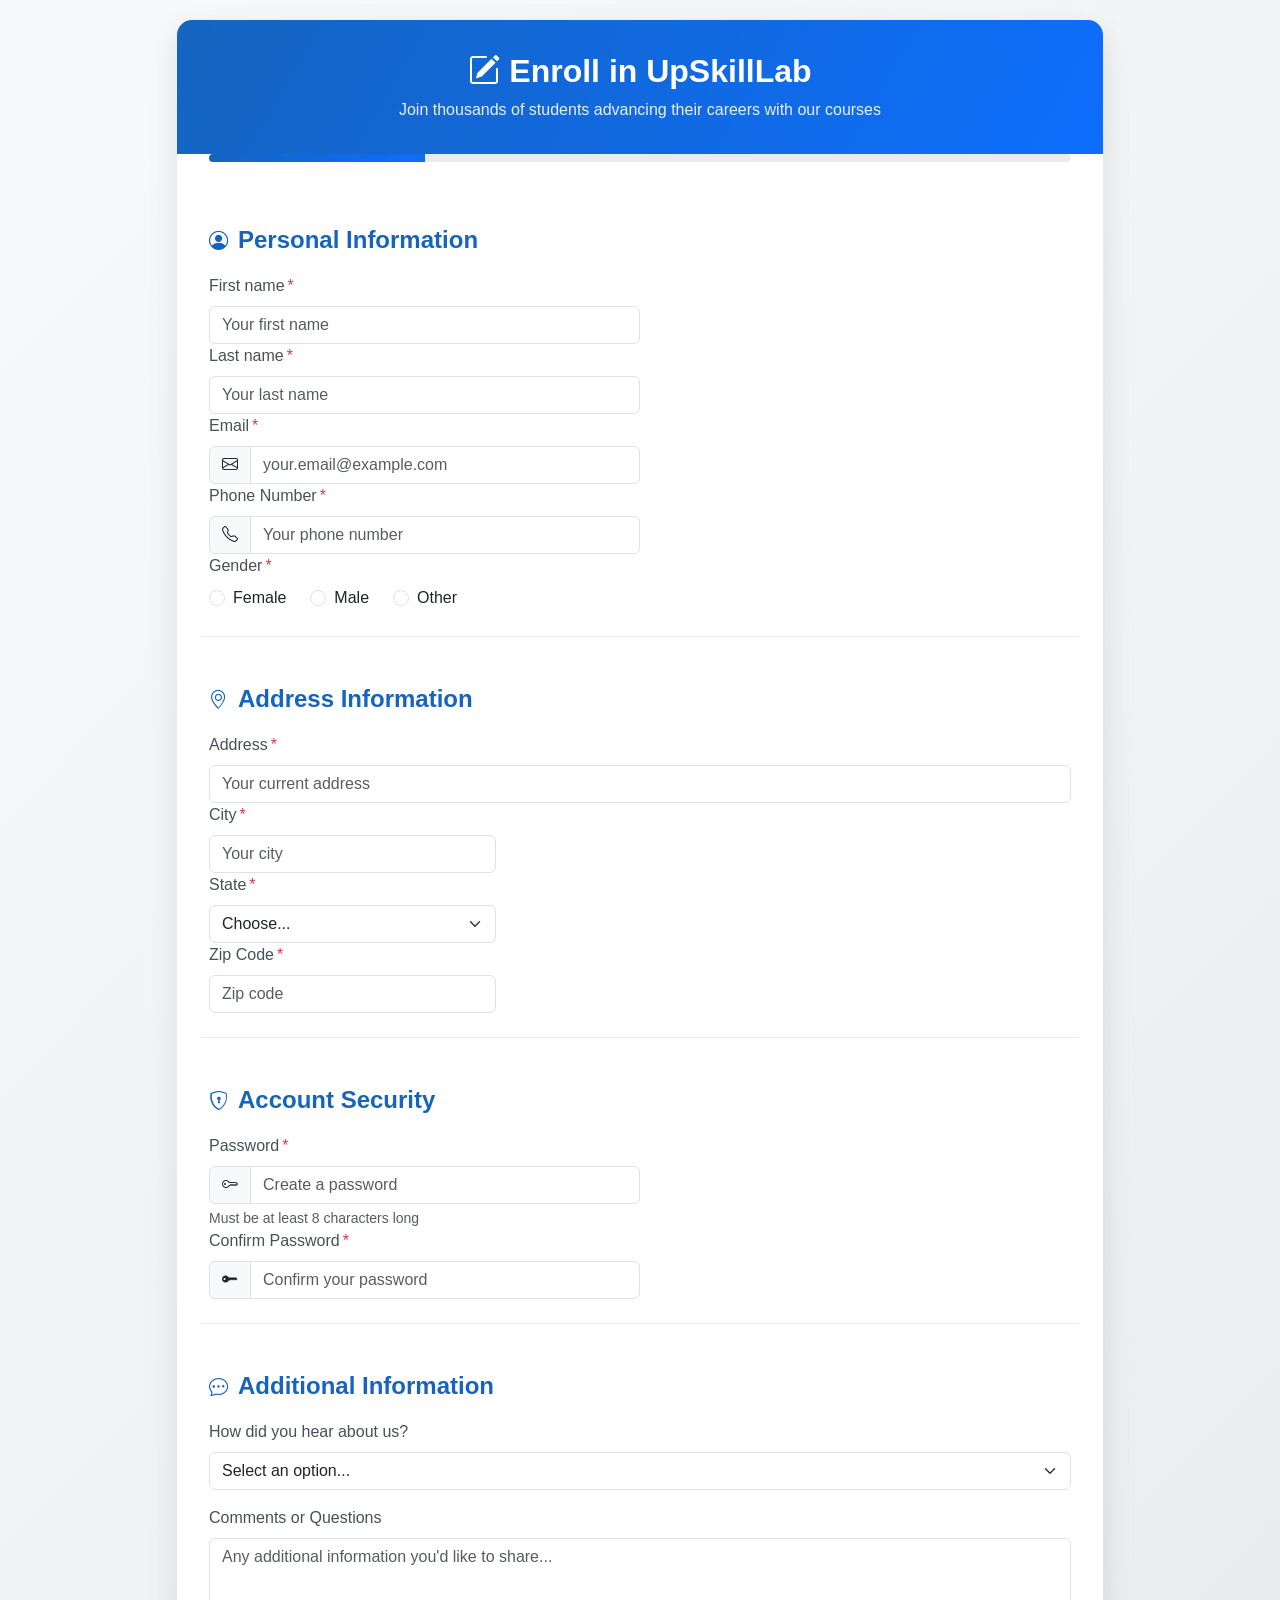
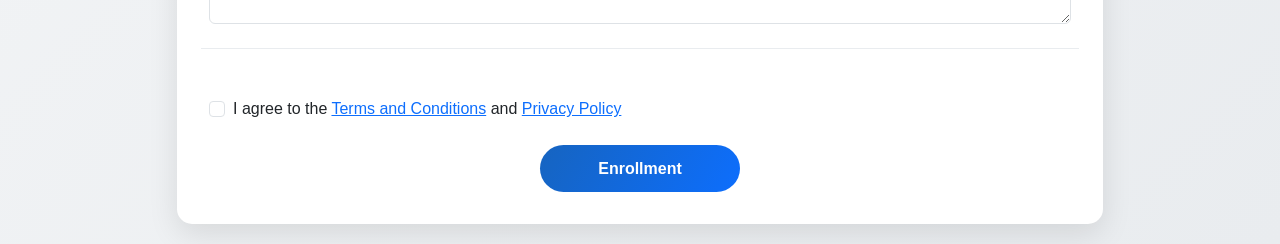
<file: enroll.html>
<!DOCTYPE html>
<html lang="en">
<head>
    <meta charset="UTF-8">
    <meta name="viewport" content="width=device-width, initial-scale=1.0">
    <title>Enroll Now - UpSkillLab</title>
    <link href="https://cdn.jsdelivr.net/npm/bootstrap@5.3.0/dist/css/bootstrap.min.css" rel="stylesheet">
    <link rel="stylesheet" href="https://cdn.jsdelivr.net/npm/bootstrap-icons@1.10.5/font/bootstrap-icons.css">
    <link rel="stylesheet" href="css/enroll.css">
</head>
<body>
    <div class="container">
        <div class="row justify-content-center">
            <div class="col-lg-10">
                <div class="enrollment-container">
                    <!-- Header -->
                    <div class="enrollment-header">
                        <h2><i class="bi bi-pencil-square"></i> Enroll in UpSkillLab</h2>
                        <p>Join thousands of students advancing their careers with our courses</p>
                    </div>
                    
                    <!-- Progress Bar -->
                    <div class="progress-container">
                        <div class="progress">
                            <div class="progress-bar" role="progressbar" style="width: 25%;" aria-valuenow="25" aria-valuemin="0" aria-valuemax="100"></div>
                        </div>
                    </div>
                    
                    <!-- Form -->
                    <div class="enrollment-body">
                        <form class="row g-3 needs-validation" novalidate>
                            <!-- Personal Information Section -->
                            <div class="form-section">
                                <h4 class="section-title"><i class="bi bi-person-circle"></i> Personal Information</h4>
                                
                                <div class="col-md-6">
                                    <label for="firstName" class="form-label required-field">First name</label>
                                    <input type="text" class="form-control" id="firstName" placeholder="Your first name" required>
                                    <div class="invalid-feedback">
                                        Please provide your first name.
                                    </div>
                                </div>
                                
                                <div class="col-md-6">
                                    <label for="lastName" class="form-label required-field">Last name</label>
                                    <input type="text" class="form-control" id="lastName" placeholder="Your last name" required>
                                    <div class="invalid-feedback">
                                        Please provide your last name.
                                    </div>
                                </div>
                                
                                <div class="col-md-6">
                                    <label for="email" class="form-label required-field">Email</label>
                                    <div class="input-group">
                                        <span class="input-group-text"><i class="bi bi-envelope"></i></span>
                                        <input type="email" class="form-control" id="email" placeholder="your.email@example.com" required>
                                    </div>
                                    <div class="invalid-feedback">
                                        Please provide a valid email address.
                                    </div>
                                </div>
                                
                                <div class="col-md-6">
                                    <label for="phone" class="form-label required-field">Phone Number</label>
                                    <div class="input-group">
                                        <span class="input-group-text"><i class="bi bi-telephone"></i></span>
                                        <input type="tel" class="form-control" id="phone" placeholder="Your phone number" required>
                                    </div>
                                    <div class="invalid-feedback">
                                        Please provide your phone number.
                                    </div>
                                </div>
                                
                                <div class="col-md-6">
                                    <label class="form-label required-field">Gender</label>
                                    <div class="d-flex gap-4">
                                        <div class="form-check">
                                            <input class="form-check-input" type="radio" name="gender" id="female" value="female" required>
                                            <label class="form-check-label" for="female">
                                                Female
                                            </label>
                                        </div>
                                        <div class="form-check">
                                            <input class="form-check-input" type="radio" name="gender" id="male" value="male">
                                            <label class="form-check-label" for="male">
                                                Male
                                            </label>
                                        </div>
                                        <div class="form-check">
                                            <input class="form-check-input" type="radio" name="gender" id="other" value="other">
                                            <label class="form-check-label" for="other">
                                                Other
                                            </label>
                                        </div>
                                    </div>
                                </div>
                            </div>
                            
                            <!-- Address Information Section -->
                            <div class="form-section">
                                <h4 class="section-title"><i class="bi bi-geo-alt"></i> Address Information</h4>
                                
                                <div class="col-12">
                                    <label for="address" class="form-label required-field">Address</label>
                                    <input type="text" class="form-control" id="address" placeholder="Your current address" required>
                                    <div class="invalid-feedback">
                                        Please provide your address.
                                    </div>
                                </div>
                                
                                <div class="col-md-4">
                                    <label for="city" class="form-label required-field">City</label>
                                    <input type="text" class="form-control" id="city" placeholder="Your city" required>
                                    <div class="invalid-feedback">
                                        Please provide your city.
                                    </div>
                                </div>
                                
                                <div class="col-md-4">
                                    <label for="state" class="form-label required-field">State</label>
                                    <select id="state" class="form-select" required>
                                        <option value="" selected disabled>Choose...</option>
                                        <option>Maharashtra</option>
                                        <option>Assam</option>
                                        <option>Uttar Pradesh</option>
                                        <option>Karnataka</option>
                                        <option>Other</option>
                                    </select>
                                    <div class="invalid-feedback">
                                        Please select your state.
                                    </div>
                                </div>
                                
                                <div class="col-md-4">
                                    <label for="zipCode" class="form-label required-field">Zip Code</label>
                                    <input type="text" class="form-control" id="zipCode" placeholder="Zip code" required>
                                    <div class="invalid-feedback">
                                        Please provide your zip code.
                                    </div>
                                </div>
                            </div>
                            
                            <!-- Account Security Section -->
                            <div class="form-section">
                                <h4 class="section-title"><i class="bi bi-shield-lock"></i> Account Security</h4>
                                
                                <div class="col-md-6">
                                    <label for="password" class="form-label required-field">Password</label>
                                    <div class="input-group">
                                        <span class="input-group-text"><i class="bi bi-key"></i></span>
                                        <input type="password" class="form-control" id="password" placeholder="Create a password" required>
                                    </div>
                                    <div class="invalid-feedback">
                                        Please create a password.
                                    </div>
                                    <div class="form-text">Must be at least 8 characters long</div>
                                </div>
                                
                                <div class="col-md-6">
                                    <label for="confirmPassword" class="form-label required-field">Confirm Password</label>
                                    <div class="input-group">
                                        <span class="input-group-text"><i class="bi bi-key-fill"></i></span>
                                        <input type="password" class="form-control" id="confirmPassword" placeholder="Confirm your password" required>
                                    </div>
                                    <div class="invalid-feedback">
                                        Please confirm your password.
                                    </div>
                                </div>
                            </div>
                            
                            <!-- Additional Information Section -->
                            <div class="form-section">
                                <h4 class="section-title"><i class="bi bi-chat-dots"></i> Additional Information</h4>
                                
                                <div class="col-12">
                                    <label for="feedback" class="form-label">How did you hear about us?</label>
                                    <select class="form-select" id="feedback">
                                        <option selected>Select an option...</option>
                                        <option>Search Engine</option>
                                        <option>Social Media</option>
                                        <option>Friend or Colleague</option>
                                        <option>Advertisement</option>
                                        <option>Other</option>
                                    </select>
                                </div>
                                
                                <div class="col-12 mt-3">
                                    <label for="comments" class="form-label">Comments or Questions</label>
                                    <textarea class="form-control" id="comments" rows="3" placeholder="Any additional information you'd like to share..."></textarea>
                                </div>
                            </div>
                            
                            <!-- Terms and Submit -->
                            <div class="col-12">
                                <div class="form-check mb-4">
                                    <input class="form-check-input" type="checkbox" id="terms" required>
                                    <label class="form-check-label" for="terms">
                                        I agree to the <a href="#" class="text-primary">Terms and Conditions</a> and <a href="#" class="text-primary">Privacy Policy</a>
                                    </label>
                                    <div class="invalid-feedback">
                                        You must agree before submitting.
                                    </div>
                                </div>
                                
                                <button type="submit" class="btn btn-submit">Enrollment</button>
                            </div>
                        </form>
                    </div>
                </div>
            </div>
        </div>
    </div>

    <!-- Bootstrap JS with Popper -->
    <script src="https://cdn.jsdelivr.net/npm/bootstrap@5.3.0/dist/js/bootstrap.bundle.min.js"></script>
    
    <!-- Form Validation Script -->
    <script>
        (function () {
            'use strict'
            
            // Fetch the form we want to apply validation to
            var form = document.querySelector('.needs-validation')
            
            form.addEventListener('submit', function (event) {
                if (!form.checkValidity()) {
                    event.preventDefault()
                    event.stopPropagation()
                } else {
                    event.preventDefault()
                    // Here you would normally submit the form
                    // For demo purposes, we'll show a success message
                    alert('Enrollment submitted successfully! We will contact you shortly.')
                    form.reset()
                    form.classList.remove('was-validated')
                    return false
                }
                
                form.classList.add('was-validated')
            }, false)
        })()
        
        // Confirm password validation
        document.getElementById('confirmPassword').addEventListener('input', function() {
            var password = document.getElementById('password').value;
            var confirmPassword = this.value;
            
            if (password !== confirmPassword) {
                this.setCustomValidity("Passwords do not match");
            } else {
                this.setCustomValidity("");
            }
        });
    </script>
</body>
</html>
</file>
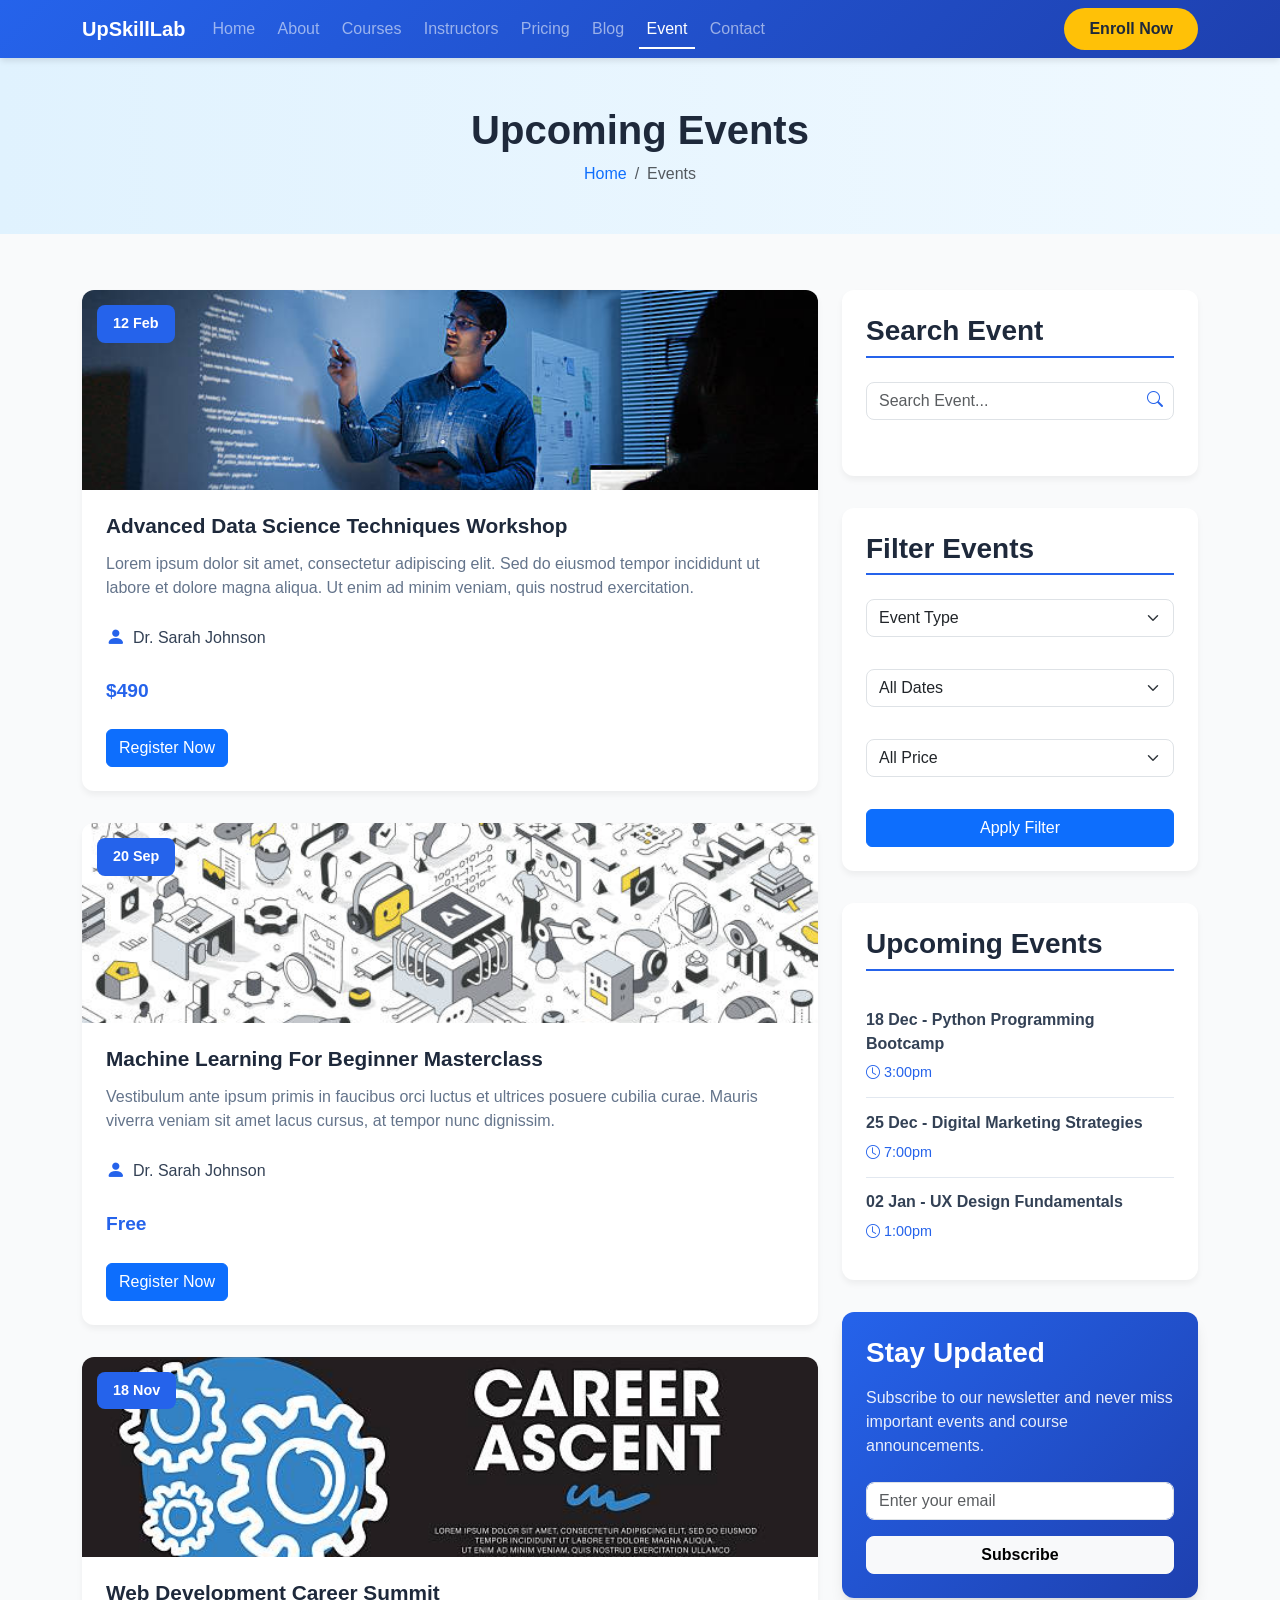
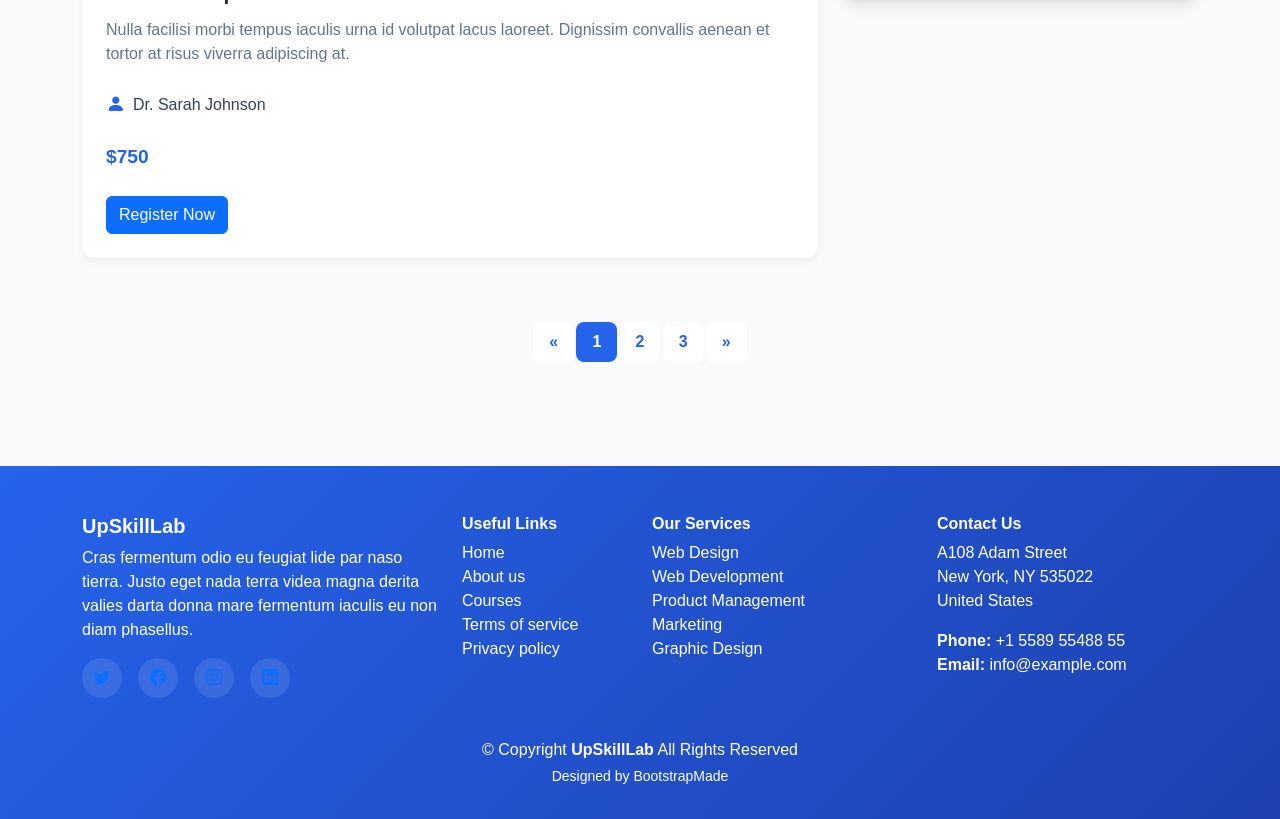
<file: event.html>
<!DOCTYPE html>
<html lang="en">

<head>
    <meta charset="UTF-8">
    <meta name="viewport" content="width=device-width, initial-scale=1.0">
    <title>Events - UpSkillLab</title>
    <link href="https://cdn.jsdelivr.net/npm/bootstrap@5.3.3/dist/css/bootstrap.min.css" rel="stylesheet">
    <link rel="stylesheet" href="https://cdn.jsdelivr.net/npm/bootstrap-icons@1.13.1/font/bootstrap-icons.min.css">
    <link rel="stylesheet" href="css/event.css">
</head>

<body>
    <!-- Navigation -->
    <header class="sticky-top">
        <nav class="navbar navbar-expand-lg navbar-dark bg-primary sticky-top">
            <div class="container">
                <a class="navbar-brand fw-bold" href="#">UpSkillLab</a>
                <button class="navbar-toggler" type="button" data-bs-toggle="collapse" data-bs-target="#navbarNav">
                    <span class="navbar-toggler-icon"></span>
                </button>
                <div class="collapse navbar-collapse" id="navbarNav">
                    <ul class="navbar-nav me-auto mb-2 mb-lg-0">
                        <li class="nav-item"><a class="nav-link" href="index.html">Home</a></li>
                        <li class="nav-item"><a class="nav-link" href="about.html">About</a></li>
                        <li class="nav-item"><a class="nav-link" href="course.html">Courses</a></li>
                        <li class="nav-item"><a class="nav-link" href="instroctor.html">Instructors</a></li>
                        <li class="nav-item"><a class="nav-link" href="pricing.html">Pricing</a></li>
                        <li class="nav-item"><a class="nav-link" href="blog.html">Blog</a></li>
                        <li class="nav-item"><a class="nav-link active" href="event.html">Event</a></li>
                        <li class="nav-item"><a class="nav-link" href="contact.html">Contact</a></li>
                    </ul>
                    <a href="enroll.html" class="btn btn-enroll" target="_blank">Enroll Now</a>
                </div>
            </div>
        </nav>
    </header>

    <!-- Page Header -->
    <div class="page-header">
        <div class="container">
            <h1>Upcoming Events</h1>
            <nav aria-label="breadcrumb">
                <ol class="breadcrumb">
                    <li class="breadcrumb-item"><a href="index.html" class="text-decoration-none">Home</a></li>
                    <li class="breadcrumb-item active" aria-current="page">Events</li>
                </ol>
            </nav>
        </div>
    </div>

    <!-- Main Content -->
    <section class="py-4">
        <div class="container">
            <div class="row">
                <!-- Event Listings -->
                <div class="col-lg-8">
                    <!-- Event 1 -->
                    <div class="event-card">
                        <div class="event-image">
                            <img src="image/eventData Science Techniques Workshop.jpg" alt="Advanced Data Science Techniques Workshop">
                            <div class="event-date">12 Feb</div>
                        </div>
                        <div class="event-content">
                            <h3 class="event-title">Advanced Data Science Techniques Workshop</h3>
                            <p class="event-description">Lorem ipsum dolor sit amet, consectetur adipiscing elit. Sed do eiusmod tempor incididunt ut labore et dolore magna aliqua. Ut enim ad minim veniam, quis nostrud exercitation.</p>
                            <div class="event-instructor">
                                <i class="bi bi-person-fill"></i> Dr. Sarah Johnson
                            </div>
                            <div class="event-price">$490</div>
                            <a href="enroll.html" target="_blank" class="btn btn-primary">Register Now</a>
                        </div>
                    </div>

                    <!-- Event 2 -->
                    <div class="event-card">
                        <div class="event-image">
                            <img src="image/eventMachine Learning.jpg" alt="Machine Learning For Beginner Masterclass">
                            <div class="event-date">20 Sep</div>
                        </div>
                        <div class="event-content">
                            <h3 class="event-title">Machine Learning For Beginner Masterclass</h3>
                            <p class="event-description">Vestibulum ante ipsum primis in faucibus orci luctus et ultrices posuere cubilia curae. Mauris viverra veniam sit amet lacus cursus, at tempor nunc dignissim.</p>
                            <div class="event-instructor">
                                <i class="bi bi-person-fill"></i> Dr. Sarah Johnson
                            </div>
                            <div class="event-price">Free</div>
                            <a href="enroll.html" target="_blank" class="btn btn-primary">Register Now</a>
                        </div>
                    </div>

                    <!-- Event 3 -->
                    <div class="event-card">
                        <div class="event-image">
                            <img src="image/eventWeb Development Career Summit.jpg" alt="Web Development Career Summit">
                            <div class="event-date">18 Nov</div>
                        </div>
                        <div class="event-content">
                            <h3 class="event-title">Web Development Career Summit</h3>
                            <p class="event-description">Nulla facilisi morbi tempus iaculis urna id volutpat lacus laoreet. Dignissim convallis aenean et tortor at risus viverra adipiscing at.</p>
                            <div class="event-instructor">
                                <i class="bi bi-person-fill"></i> Dr. Sarah Johnson
                            </div>
                            <div class="event-price">$750</div>
                            <a href="enroll.html" target="_blank" class="btn btn-primary">Register Now</a>
                        </div>
                    </div>
                </div>

                <!-- Sidebar -->
                <div class="col-lg-4">
                    <!-- Search -->
                    <div class="sidebar">
                        <h3 class="sidebar-title">Search Event</h3>
                        <div class="search-form">
                            <input type="text" class="form-control" placeholder="Search Event...">
                            <button type="submit"><i class="bi bi-search"></i></button>
                        </div>
                    </div>

                    <!-- Filters -->
                    <div class="sidebar">
                        <h3 class="sidebar-title">Filter Events</h3>
                        <div class="filter-group">
                            <select class="form-select">
                                <option selected>Event Type</option>
                                <option value="1">Webinar</option>
                                <option value="2">Workshop</option>
                                <option value="3">Conference</option>
                                <option value="4">Masterclass</option>
                            </select>
                        </div>
                        <div class="filter-group">
                            <select class="form-select">
                                <option selected>All Dates</option>
                                <option value="1">Today</option>
                                <option value="2">This Week</option>
                                <option value="3">This Month</option>
                                <option value="4">Next 3 Month</option>
                            </select>
                        </div>
                        <div class="filter-group">
                            <select class="form-select">
                                <option selected>All Price</option>
                                <option value="1">Free</option>
                                <option value="2">Paid</option>
                            </select>
                        </div>
                        <button class="btn btn-primary w-100">Apply Filter</button>
                    </div>

                    <!-- Upcoming Events -->
                    <div class="upcoming-events">
                        <h3 class="sidebar-title">Upcoming Events</h3>
                        <div class="upcoming-event-item">
                            <p><b>18 Dec - Python Programming Bootcamp</b></p>
                            <span class="event-time"><i class="bi bi-clock"></i> 3:00pm</span>
                        </div>
                        <div class="upcoming-event-item">
                            <p><b>25 Dec - Digital Marketing Strategies</b></p>
                            <span class="event-time"><i class="bi bi-clock"></i> 7:00pm</span>
                        </div>
                        <div class="upcoming-event-item">
                            <p><b>02 Jan - UX Design Fundamentals</b></p>
                            <span class="event-time"><i class="bi bi-clock"></i> 1:00pm</span>
                        </div>
                    </div>

                    <!-- Newsletter -->
                    <div class="newsletter-box">
                        <h3>Stay Updated</h3>
                        <p>Subscribe to our newsletter and never miss important events and course announcements.</p>
                        <div class="newsletter-form">
                            <input type="email" class="form-control" placeholder="Enter your email">
                            <button class="btn btn-light w-100">Subscribe</button>
                        </div>
                    </div>
                </div>
            </div>

            <!-- Pagination -->
            <div class="pagination-container">
                <nav aria-label="Page navigation">
                    <ul class="pagination">
                        <li class="page-item">
                            <a class="page-link" href="#" aria-label="Previous">
                                <span aria-hidden="true">&laquo;</span>
                            </a>
                        </li>
                        <li class="page-item active"><a class="page-link" href="#">1</a></li>
                        <li class="page-item"><a class="page-link" href="#">2</a></li>
                        <li class="page-item"><a class="page-link" href="#">3</a></li>
                        <li class="page-item">
                            <a class="page-link" href="#" aria-label="Next">
                                <span aria-hidden="true">&raquo;</span>
                            </a>
                        </li>
                    </ul>
                </nav>
            </div>
        </div>
    </section>

    <!-- Footer -->
    <footer class="footer text-white pt-5">
        <div class="container">
            <div class="row">
                <div class="col-lg-4 col-md-6 mb-4">
                    <h5 class="fw-bold">UpSkillLab</h5>
                    <p>
                        Cras fermentum odio eu feugiat lide par naso tierra. Justo eget nada terra videa magna derita
                        valies darta donna mare fermentum iaculis eu non diam phasellus.
                    </p>
                    <div class="d-flex gap-3 mt-3">
                        <a href="#" class="social-icon"><i class="bi bi-twitter"></i></a>
                        <a href="#" class="social-icon"><i class="bi bi-facebook"></i></a>
                        <a href="#" class="social-icon"><i class="bi bi-instagram"></i></a>
                        <a href="#" class="social-icon"><i class="bi bi-linkedin"></i></a>
                    </div>
                </div>
                <div class="col-lg-2 col-md-6 mb-4">
                    <h6 class="fw-bold">Useful Links</h6>
                    <ul class="list-unstyled">
                        <li><a href="index.html" class="text-white text-decoration-none">Home</a></li>
                        <li><a href="about.html" class="text-white text-decoration-none">About us</a></li>
                        <li><a href="course.html" class="text-white text-decoration-none">Courses</a></li>
                        <li><a href="#" class="text-white text-decoration-none">Terms of service</a></li>
                        <li><a href="#" class="text-white text-decoration-none">Privacy policy</a></li>
                    </ul>
                </div>
                <div class="col-lg-3 col-md-6 mb-4">
                    <h6 class="fw-bold">Our Services</h6>
                    <ul class="list-unstyled">
                        <li><a href="#" class="text-white text-decoration-none">Web Design</a></li>
                        <li><a href="#" class="text-white text-decoration-none">Web Development</a></li>
                        <li><a href="#" class="text-white text-decoration-none">Product Management</a></li>
                        <li><a href="#" class="text-white text-decoration-none">Marketing</a></li>
                        <li><a href="#" class="text-white text-decoration-none">Graphic Design</a></li>
                    </ul>
                </div>
                <div class="col-lg-3 col-md-6 mb-4">
                    <h6 class="fw-bold">Contact Us</h6>
                    <p>A108 Adam Street<br>New York, NY 535022<br>United States</p>
                    <p><strong>Phone:</strong> +1 5589 55488 55<br>
                        <strong>Email:</strong> info@example.com
                    </p>
                </div>
            </div>
        </div>
        <div class="footer-bottom text-center py-3">
            <p class="mb-1">© Copyright <strong>UpSkillLab</strong> All Rights Reserved</p>
            <p class="small">Designed by <a href="#" class="text-white text-decoration-none">BootstrapMade</a></p>
        </div>
    </footer>

    <script src="https://cdn.jsdelivr.net/npm/bootstrap@5.3.0/dist/js/bootstrap.bundle.min.js"></script>
</body>

</html>
</file>
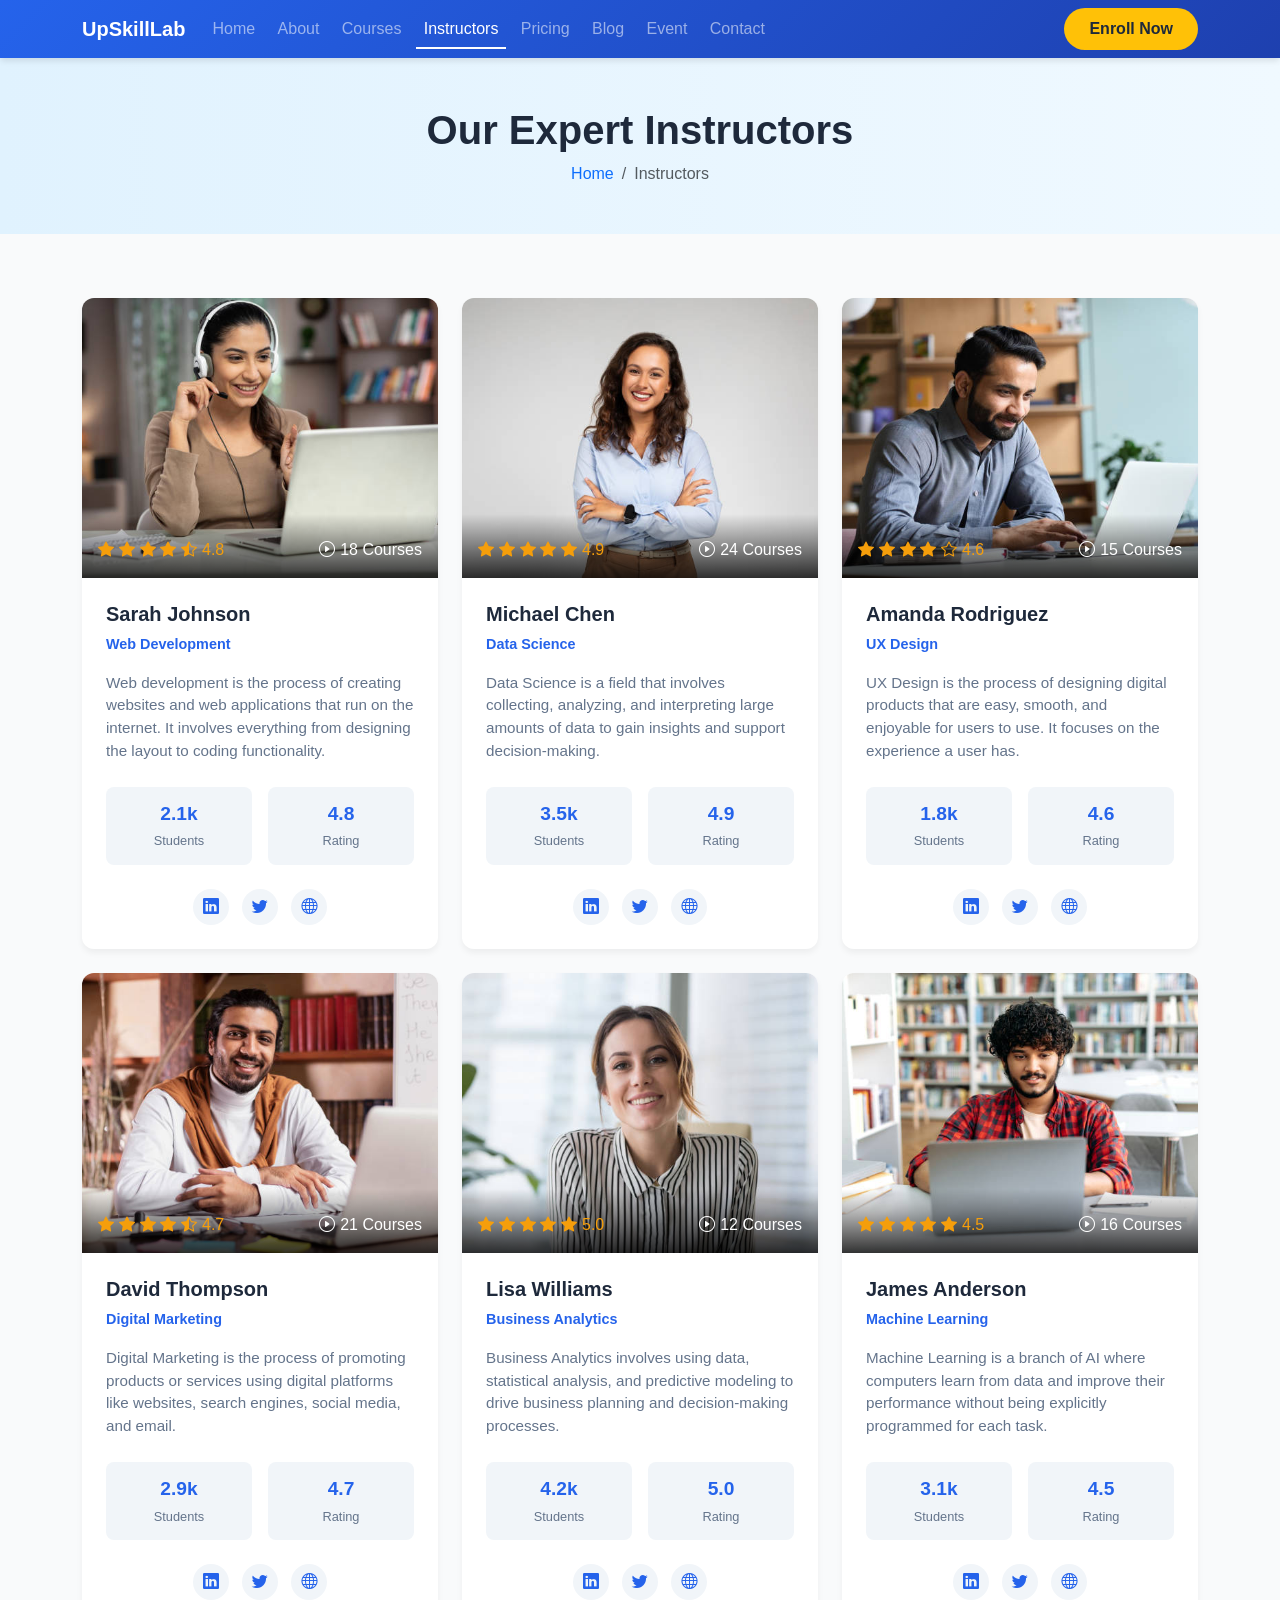
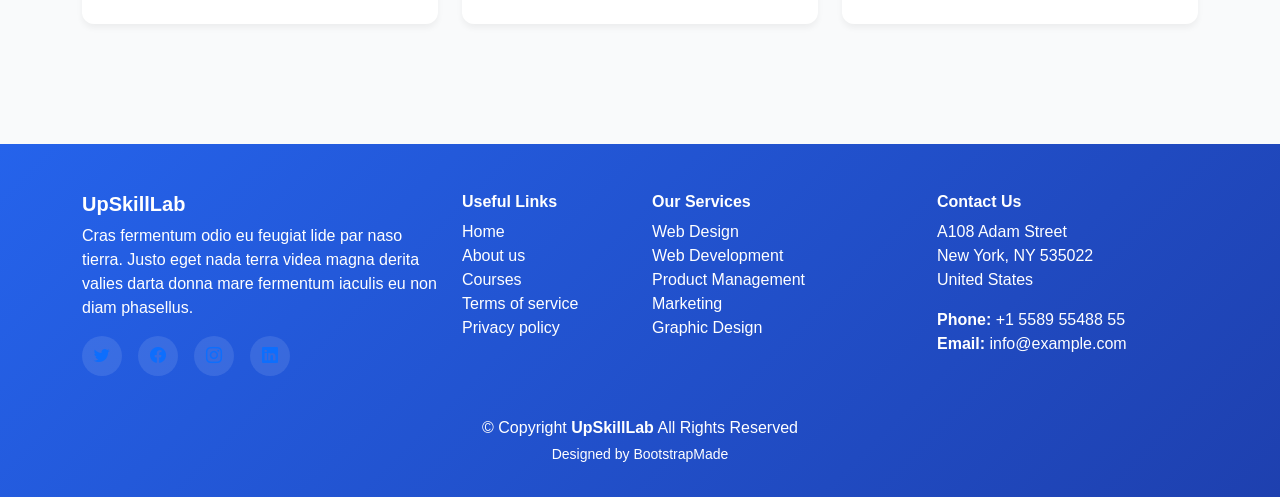
<file: instroctor.html>
<!DOCTYPE html>
<html lang="en">
<head>
    <meta charset="UTF-8">
    <meta name="viewport" content="width=device-width, initial-scale=1.0">
    <title>Instructors - UpSkillLab</title>
    <link rel="stylesheet" href="https://cdn.jsdelivr.net/npm/bootstrap-icons@1.10.5/font/bootstrap-icons.css">
    <link rel="stylesheet" href="https://cdn.jsdelivr.net/npm/bootstrap@5.3.7/dist/css/bootstrap.min.css">
    <link rel="stylesheet" href="css/instructor.css">
</head>
<body>
    <!-- Navigation -->
    <header class="sticky-top">
        <nav class="navbar navbar-expand-lg navbar-dark bg-primary sticky-top">
            <div class="container">
                <a class="navbar-brand fw-bold" href="#">UpSkillLab</a>
                <button class="navbar-toggler" type="button" data-bs-toggle="collapse" data-bs-target="#navbarNav">
                    <span class="navbar-toggler-icon"></span>
                </button>
                <div class="collapse navbar-collapse" id="navbarNav">
                    <ul class="navbar-nav me-auto mb-2 mb-lg-0">
                         <li class="nav-item"><a class="nav-link" href="index.html">Home</a></li>
                        <li class="nav-item"><a class="nav-link" href="about.html">About</a></li>
                        <li class="nav-item"><a class="nav-link" href="course.html">Courses</a></li>
                        <li class="nav-item"><a class="nav-link active" href="instroctor.html">Instructors</a></li>
                        <li class="nav-item"><a class="nav-link" href="pricing.html">Pricing</a></li>
                        <li class="nav-item"><a class="nav-link" href="blog.html">Blog</a></li>
                        <li class="nav-item"><a class="nav-link" href="event.html">Event</a></li>
                        <li class="nav-item"><a class="nav-link" href="contact.html">Contact</a></li>
                    </ul>
                    <a href="enroll.html" class="btn btn-enroll" target="_blank">Enroll Now</a>
                </div>
            </div>
        </nav>
    </header>

    <!-- Page Header -->
    <div class="page-header">
        <div class="container">
            <h1>Our Expert Instructors</h1>
            <nav aria-label="breadcrumb">
                <ol class="breadcrumb">
                    <li class="breadcrumb-item"><a href="index.html" class="text-decoration-none">Home</a></li>
                    <li class="breadcrumb-item active" aria-current="page">Instructors</li>
                </ol>
            </nav>
        </div>
    </div>

    <!-- Instructors Section -->
    <section id="instructors" class="instructors">
        <div class="container">
            <div class="row">
                <!-- Instructor 1 -->
                <div class="col-lg-4 col-md-6 mb-4">
                    <div class="instructor-card">
                        <div class="instructor-image">
                            <img src="image/instroctorgirl1.jpg" alt="Sarah Johnson">
                            <div class="overlay-content">
                                <div class="rating-stars">
                                    <i class="bi bi-star-fill"></i>
                                    <i class="bi bi-star-fill"></i>
                                    <i class="bi bi-star-fill"></i>
                                    <i class="bi bi-star-fill"></i>
                                    <i class="bi bi-star-half"></i>
                                    <span>4.8</span>
                                </div>
                                <div class="course-count">
                                    <i class="bi bi-play-circle"></i>
                                    <span>18 Courses</span>
                                </div>
                            </div>
                        </div>
                        <div class="instructor-info">
                            <h5>Sarah Johnson</h5>
                            <p class="specialty">Web Development</p>
                            <p class="description">Web development is the process of creating websites and web applications that run on the internet. It involves everything from designing the layout to coding functionality.</p>
                            <div class="stats-grid">
                                <div class="stat">
                                    <span class="number">2.1k</span>
                                    <span class="label">Students</span>
                                </div>
                                <div class="stat">
                                    <span class="number">4.8</span>
                                    <span class="label">Rating</span>
                                </div>
                            </div>
                            <div class="social-links">
                                <a href="#" class="social-link"><i class="bi bi-linkedin"></i></a>
                                <a href="#" class="social-link"><i class="bi bi-twitter"></i></a>
                                <a href="#" class="social-link"><i class="bi bi-globe"></i></a>
                            </div>
                        </div>
                    </div>
                </div>

                <!-- Instructor 2 -->
                <div class="col-lg-4 col-md-6 mb-4">
                    <div class="instructor-card">
                        <div class="instructor-image">
                            <img src="image/instructorgirl2.jpg" alt="Michael Chen">
                            <div class="overlay-content">
                                <div class="rating-stars">
                                    <i class="bi bi-star-fill"></i>
                                    <i class="bi bi-star-fill"></i>
                                    <i class="bi bi-star-fill"></i>
                                    <i class="bi bi-star-fill"></i>
                                    <i class="bi bi-star-fill"></i>
                                    <span>4.9</span>
                                </div>
                                <div class="course-count">
                                    <i class="bi bi-play-circle"></i>
                                    <span>24 Courses</span>
                                </div>
                            </div>
                        </div>
                        <div class="instructor-info">
                            <h5>Michael Chen</h5>
                            <p class="specialty">Data Science</p>
                            <p class="description">Data Science is a field that involves collecting, analyzing, and interpreting large amounts of data to gain insights and support decision-making.</p>
                            <div class="stats-grid">
                                <div class="stat">
                                    <span class="number">3.5k</span>
                                    <span class="label">Students</span>
                                </div>
                                <div class="stat">
                                    <span class="number">4.9</span>
                                    <span class="label">Rating</span>
                                </div>
                            </div>
                            <div class="social-links">
                                <a href="#" class="social-link"><i class="bi bi-linkedin"></i></a>
                                <a href="#" class="social-link"><i class="bi bi-twitter"></i></a>
                                <a href="#" class="social-link"><i class="bi bi-globe"></i></a>
                            </div>
                        </div>
                    </div>
                </div>

                <!-- Instructor 3 -->
                <div class="col-lg-4 col-md-6 mb-4">
                    <div class="instructor-card">
                        <div class="instructor-image">
                            <img src="image/instructorman1.jpg" alt="Amanda Rodriguez">
                            <div class="overlay-content">
                                <div class="rating-stars">
                                    <i class="bi bi-star-fill"></i>
                                    <i class="bi bi-star-fill"></i>
                                    <i class="bi bi-star-fill"></i>
                                    <i class="bi bi-star-fill"></i>
                                    <i class="bi bi-star"></i>
                                    <span>4.6</span>
                                </div>
                                <div class="course-count">
                                    <i class="bi bi-play-circle"></i>
                                    <span>15 Courses</span>
                                </div>
                            </div>
                        </div>
                        <div class="instructor-info">
                            <h5>Amanda Rodriguez</h5>
                            <p class="specialty">UX Design</p>
                            <p class="description">UX Design is the process of designing digital products that are easy, smooth, and enjoyable for users to use. It focuses on the experience a user has.</p>
                            <div class="stats-grid">
                                <div class="stat">
                                    <span class="number">1.8k</span>
                                    <span class="label">Students</span>
                                </div>
                                <div class="stat">
                                    <span class="number">4.6</span>
                                    <span class="label">Rating</span>
                                </div>
                            </div>
                            <div class="social-links">
                                <a href="#" class="social-link"><i class="bi bi-linkedin"></i></a>
                                <a href="#" class="social-link"><i class="bi bi-twitter"></i></a>
                                <a href="#" class="social-link"><i class="bi bi-globe"></i></a>
                            </div>
                        </div>
                    </div>
                </div>

                <!-- Instructor 4 -->
                <div class="col-lg-4 col-md-6 mb-4">
                    <div class="instructor-card">
                        <div class="instructor-image">
                            <img src="image/instructorman2.jpg" alt="David Thompson">
                            <div class="overlay-content">
                                <div class="rating-stars">
                                    <i class="bi bi-star-fill"></i>
                                    <i class="bi bi-star-fill"></i>
                                    <i class="bi bi-star-fill"></i>
                                    <i class="bi bi-star-fill"></i>
                                    <i class="bi bi-star-half"></i>
                                    <span>4.7</span>
                                </div>
                                <div class="course-count">
                                    <i class="bi bi-play-circle"></i>
                                    <span>21 Courses</span>
                                </div>
                            </div>
                        </div>
                        <div class="instructor-info">
                            <h5>David Thompson</h5>
                            <p class="specialty">Digital Marketing</p>
                            <p class="description">Digital Marketing is the process of promoting products or services using digital platforms like websites, search engines, social media, and email.</p>
                            <div class="stats-grid">
                                <div class="stat">
                                    <span class="number">2.9k</span>
                                    <span class="label">Students</span>
                                </div>
                                <div class="stat">
                                    <span class="number">4.7</span>
                                    <span class="label">Rating</span>
                                </div>
                            </div>
                            <div class="social-links">
                                <a href="#" class="social-link"><i class="bi bi-linkedin"></i></a>
                                <a href="#" class="social-link"><i class="bi bi-twitter"></i></a>
                                <a href="#" class="social-link"><i class="bi bi-globe"></i></a>
                            </div>
                        </div>
                    </div>
                </div>

                <!-- Instructor 5 -->
                <div class="col-lg-4 col-md-6 mb-4">
                    <div class="instructor-card">
                        <div class="instructor-image">
                            <img src="image/instructorgirl3.jpg" alt="Lisa Williams">
                            <div class="overlay-content">
                                <div class="rating-stars">
                                    <i class="bi bi-star-fill"></i>
                                    <i class="bi bi-star-fill"></i>
                                    <i class="bi bi-star-fill"></i>
                                    <i class="bi bi-star-fill"></i>
                                    <i class="bi bi-star-fill"></i>
                                    <span>5.0</span>
                                </div>
                                <div class="course-count">
                                    <i class="bi bi-play-circle"></i>
                                    <span>12 Courses</span>
                                </div>
                            </div>
                        </div>
                        <div class="instructor-info">
                            <h5>Lisa Williams</h5>
                            <p class="specialty">Business Analytics</p>
                            <p class="description">Business Analytics involves using data, statistical analysis, and predictive modeling to drive business planning and decision-making processes.</p>
                            <div class="stats-grid">
                                <div class="stat">
                                    <span class="number">4.2k</span>
                                    <span class="label">Students</span>
                                </div>
                                <div class="stat">
                                    <span class="number">5.0</span>
                                    <span class="label">Rating</span>
                                </div>
                            </div>
                            <div class="social-links">
                                <a href="#" class="social-link"><i class="bi bi-linkedin"></i></a>
                                <a href="#" class="social-link"><i class="bi bi-twitter"></i></a>
                                <a href="#" class="social-link"><i class="bi bi-globe"></i></a>
                            </div>
                        </div>
                    </div>
                </div>

                <!-- Instructor 6 -->
                <div class="col-lg-4 col-md-6 mb-4">
                    <div class="instructor-card">
                        <div class="instructor-image">
                            <img src="image/instructorman3.jpg" alt="James Anderson">
                            <div class="overlay-content">
                                <div class="rating-stars">
                                    <i class="bi bi-star-fill"></i>
                                    <i class="bi bi-star-fill"></i>
                                    <i class="bi bi-star-fill"></i>
                                    <i class="bi bi-star-fill"></i>
                                    <i class="bi bi-star-fill"></i>
                                    <span>4.5</span>
                                </div>
                                <div class="course-count">
                                    <i class="bi bi-play-circle"></i>
                                    <span>16 Courses</span>
                                </div>
                            </div>
                        </div>
                        <div class="instructor-info">
                            <h5>James Anderson</h5>
                            <p class="specialty">Machine Learning</p>
                            <p class="description">Machine Learning is a branch of AI where computers learn from data and improve their performance without being explicitly programmed for each task.</p>
                            <div class="stats-grid">
                                <div class="stat">
                                    <span class="number">3.1k</span>
                                    <span class="label">Students</span>
                                </div>
                                <div class="stat">
                                    <span class="number">4.5</span>
                                    <span class="label">Rating</span>
                                </div>
                            </div>
                            <div class="social-links">
                                <a href="#" class="social-link"><i class="bi bi-linkedin"></i></a>
                                <a href="#" class="social-link"><i class="bi bi-twitter"></i></a>
                                <a href="#" class="social-link"><i class="bi bi-globe"></i></a>
                            </div>
                        </div>
                    </div>
                </div>
            </div>
        </div>
    </section>

    <!-- Footer -->
    <footer class="footer text-white pt-5">
        <div class="container">
            <div class="row">
                <div class="col-lg-4 col-md-6 mb-4">
                    <h5 class="fw-bold">UpSkillLab</h5>
                    <p>
                        Cras fermentum odio eu feugiat lide par naso tierra. Justo eget nada terra videa magna derita
                        valies darta donna mare fermentum iaculis eu non diam phasellus.
                    </p>
                    <div class="d-flex gap-3 mt-3">
                        <a href="#" class="social-icon"><i class="bi bi-twitter"></i></a>
                        <a href="#" class="social-icon"><i class="bi bi-facebook"></i></a>
                        <a href="#" class="social-icon"><i class="bi bi-instagram"></i></a>
                        <a href="#" class="social-icon"><i class="bi bi-linkedin"></i></a>
                    </div>
                </div>
                <div class="col-lg-2 col-md-6 mb-4">
                    <h6 class="fw-bold">Useful Links</h6>
                    <ul class="list-unstyled">
                        <li><a href="index.html" class="text-white text-decoration-none">Home</a></li>
                        <li><a href="about.html" class="text-white text-decoration-none">About us</a></li>
                        <li><a href="course.html" class="text-white text-decoration-none">Courses</a></li>
                        <li><a href="#" class="text-white text-decoration-none">Terms of service</a></li>
                        <li><a href="#" class="text-white text-decoration-none">Privacy policy</a></li>
                    </ul>
                </div>
                <div class="col-lg-3 col-md-6 mb-4">
                    <h6 class="fw-bold">Our Services</h6>
                    <ul class="list-unstyled">
                        <li><a href="#" class="text-white text-decoration-none">Web Design</a></li>
                        <li><a href="#" class="text-white text-decoration-none">Web Development</a></li>
                        <li><a href="#" class="text-white text-decoration-none">Product Management</a></li>
                        <li><a href="#" class="text-white text-decoration-none">Marketing</a></li>
                        <li><a href="#" class="text-white text-decoration-none">Graphic Design</a></li>
                    </ul>
                </div>
                <div class="col-lg-3 col-md-6 mb-4">
                    <h6 class="fw-bold">Contact Us</h6>
                    <p>A108 Adam Street<br>New York, NY 535022<br>United States</p>
                    <p><strong>Phone:</strong> +1 5589 55488 55<br>
                        <strong>Email:</strong> info@example.com
                    </p>
                </div>
            </div>
        </div>
        <div class="footer-bottom text-center py-3">
            <p class="mb-1">© Copyright <strong>UpSkillLab</strong> All Rights Reserved</p>
            <p class="small">Designed by <a href="#" class="text-white text-decoration-none">BootstrapMade</a></p>
        </div>
    </footer>

    <script src="https://cdn.jsdelivr.net/npm/bootstrap@5.3.7/dist/js/bootstrap.bundle.min.js"></script>
    <script>
        // Simple animation for instructor cards
        document.addEventListener('DOMContentLoaded', function() {
            const cards = document.querySelectorAll('.instructor-card');
            
            // Add animation delay to each card
            cards.forEach((card, index) => {
                card.style.animationDelay = `${index * 0.1}s`;
            });
        });
    </script>
</body>
</html>
</file>
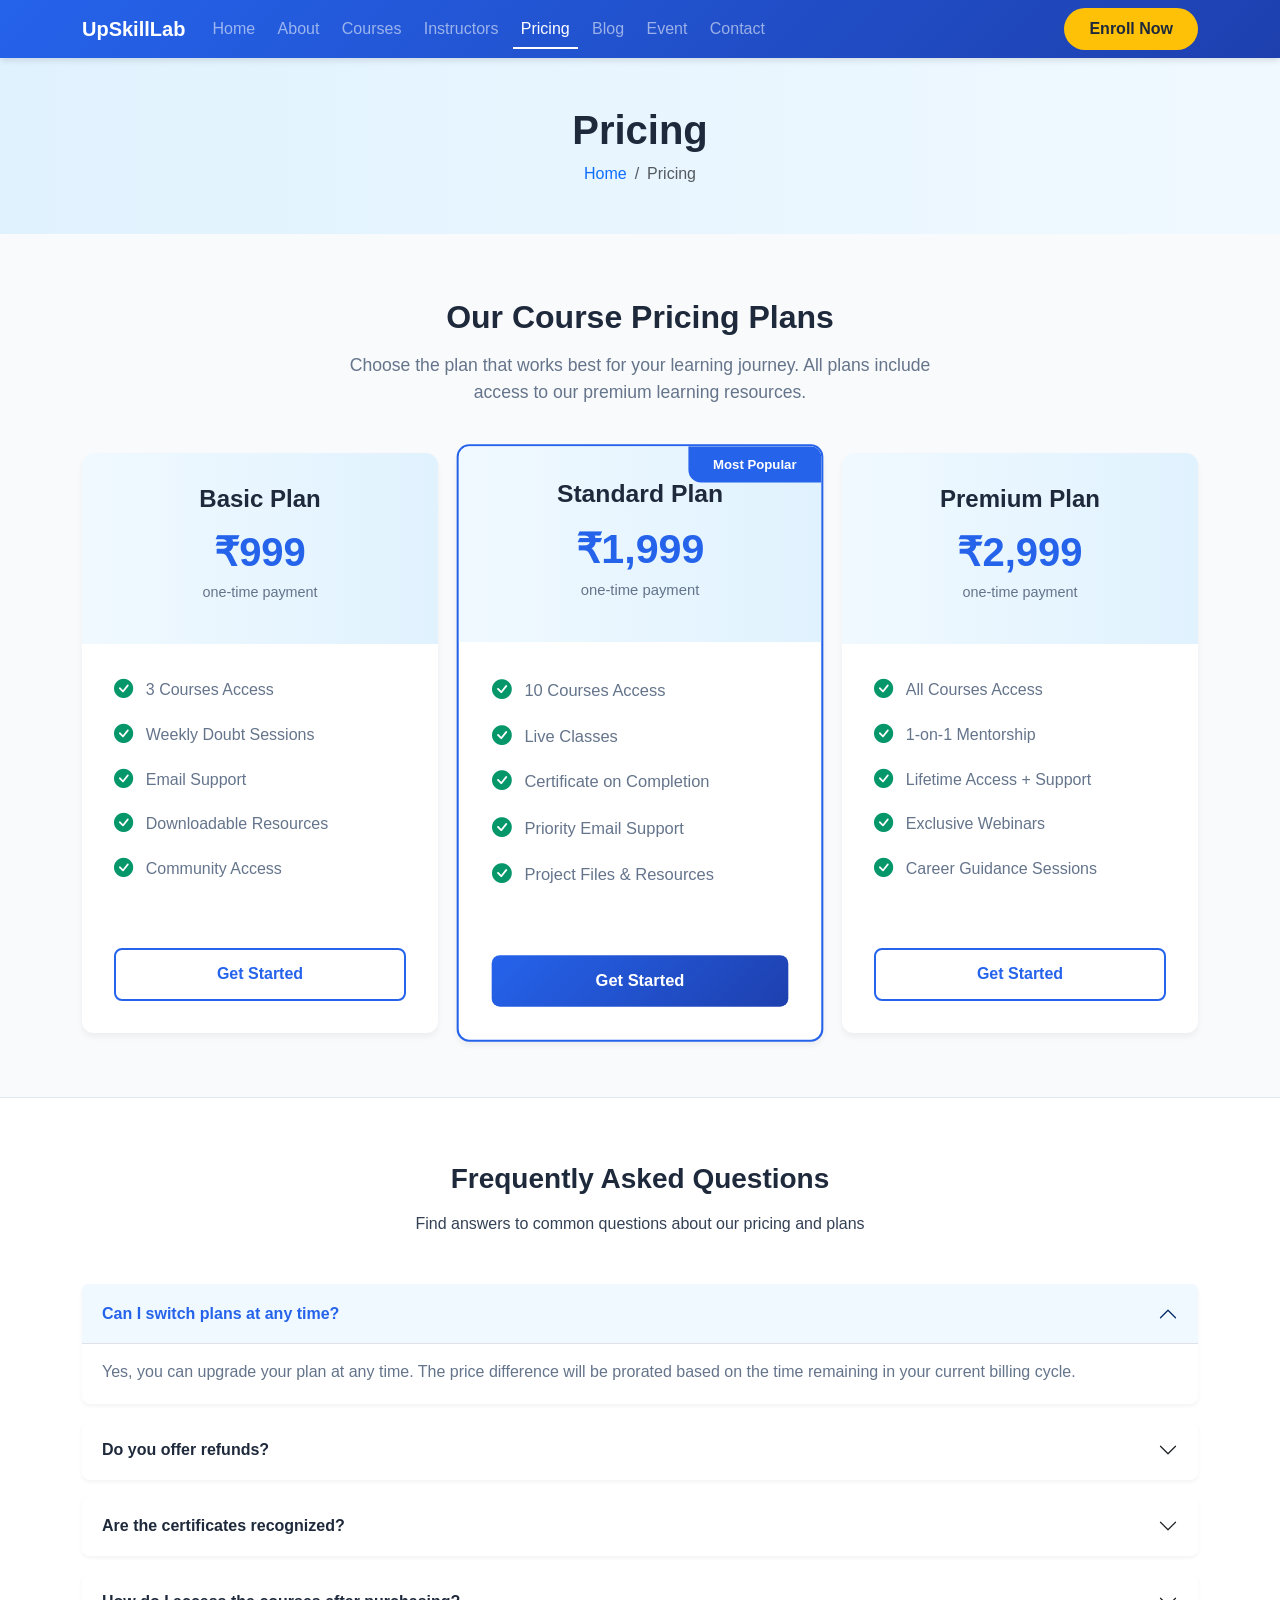
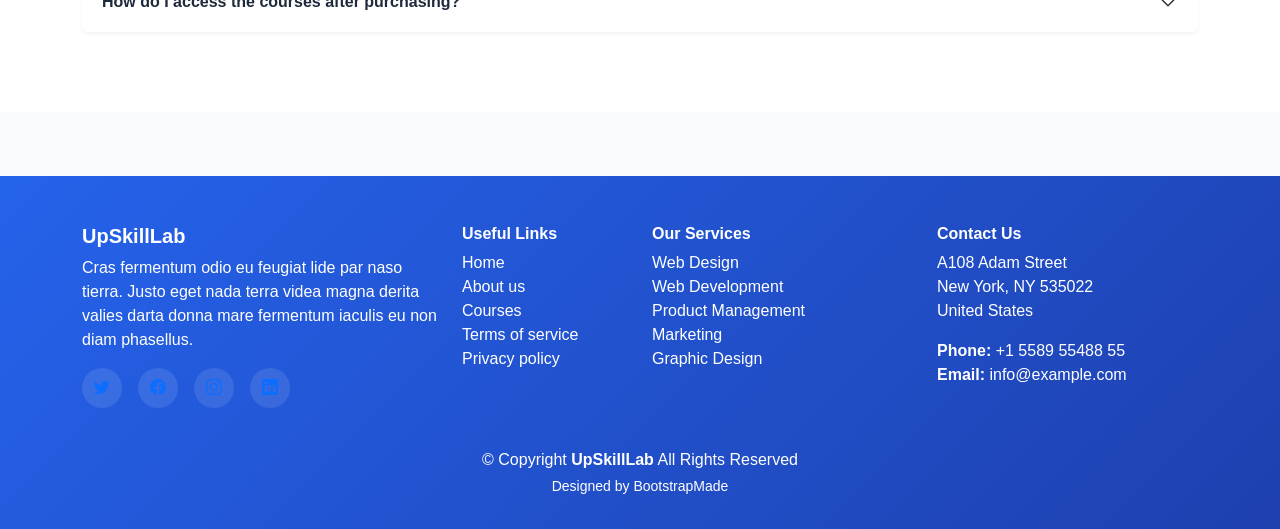
<file: pricing.html>
<!DOCTYPE html>
<html lang="en">

<head>
    <meta charset="UTF-8">
    <meta name="viewport" content="width=device-width, initial-scale=1.0">
    <title>Pricing - UpSkillLab</title>
    <link rel="stylesheet" href="https://cdn.jsdelivr.net/npm/bootstrap-icons@1.10.5/font/bootstrap-icons.css">
    <link href="https://cdn.jsdelivr.net/npm/bootstrap@5.3.0/dist/css/bootstrap.min.css" rel="stylesheet">
    <link rel="stylesheet" href="css/pricing.css">
</head>

<body>
    <!-- Navigation -->
    <header class="sticky-top">
        <nav class="navbar navbar-expand-lg navbar-dark bg-primary sticky-top">
            <div class="container">
                <a class="navbar-brand fw-bold" href="#">UpSkillLab</a>
                <button class="navbar-toggler" type="button" data-bs-toggle="collapse" data-bs-target="#navbarNav">
                    <span class="navbar-toggler-icon"></span>
                </button>
                <div class="collapse navbar-collapse" id="navbarNav">
                    <ul class="navbar-nav me-auto mb-2 mb-lg-0">
                        <li class="nav-item"><a class="nav-link" href="index.html">Home</a></li>
                        <li class="nav-item"><a class="nav-link" href="about.html">About</a></li>
                        <li class="nav-item"><a class="nav-link" href="course.html">Courses</a></li>
                        <li class="nav-item"><a class="nav-link" href="instroctor.html">Instructors</a></li>
                        <li class="nav-item"><a class="nav-link active" href="pricing.html">Pricing</a></li>
                        <li class="nav-item"><a class="nav-link" href="blog.html">Blog</a></li>
                        <li class="nav-item"><a class="nav-link" href="event.html">Event</a></li>
                        <li class="nav-item"><a class="nav-link" href="contact.html">Contact</a></li>
                    </ul>
                    <a href="enroll.html" class="btn btn-enroll" target="_blank">Enroll Now</a>
                </div>
            </div>
        </nav>
    </header>

    <!-- Page Header -->
    <div class="page-header">
        <div class="container">
            <h1>Pricing</h1>
            <nav aria-label="breadcrumb">
                <ol class="breadcrumb">
                    <li class="breadcrumb-item"><a href="index.html" class="text-decoration-none">Home</a></li>
                    <li class="breadcrumb-item active" aria-current="page">Pricing</li>
                </ol>
            </nav>
        </div>
    </div>

    <!-- Pricing Section -->
    <section class="pricing-section">
        <div class="container">
            <div class="section-title">
                <h2>Our Course Pricing Plans</h2>
                <p>Choose the plan that works best for your learning journey. All plans include access to our premium learning resources.</p>
            </div>
            
            <div class="row g-4">
                <!-- Basic Plan -->
                <div class="col-lg-4 col-md-6">
                    <div class="pricing-card">
                        <div class="pricing-header">
                            <h4>Basic Plan</h4>
                            <p class="price">₹999</p>
                            <p class="price-period">one-time payment</p>
                        </div>
                        <div class="pricing-features">
                            <ul class="features">
                                <li><i class="bi bi-check-circle-fill"></i> 3 Courses Access</li>
                                <li><i class="bi bi-check-circle-fill"></i> Weekly Doubt Sessions</li>
                                <li><i class="bi bi-check-circle-fill"></i> Email Support</li>
                                <li><i class="bi bi-check-circle-fill"></i> Downloadable Resources</li>
                                <li><i class="bi bi-check-circle-fill"></i> Community Access</li>
                            </ul>
                        </div>
                        <div class="pricing-cta">
                            <a href="enroll.html" class="btn btn-outline-primary btn-pricing" target="_blank">Get Started</a>
                        </div>
                    </div>
                </div>

                <!-- Standard Plan -->
                <div class="col-lg-4 col-md-6">
                    <div class="pricing-card popular">
                        <div class="pricing-header">
                            <h4>Standard Plan</h4>
                            <p class="price">₹1,999</p>
                            <p class="price-period">one-time payment</p>
                        </div>
                        <div class="pricing-features">
                            <ul class="features">
                                <li><i class="bi bi-check-circle-fill"></i> 10 Courses Access</li>
                                <li><i class="bi bi-check-circle-fill"></i> Live Classes</li>
                                <li><i class="bi bi-check-circle-fill"></i> Certificate on Completion</li>
                                <li><i class="bi bi-check-circle-fill"></i> Priority Email Support</li>
                                <li><i class="bi bi-check-circle-fill"></i> Project Files & Resources</li>
                            </ul>
                        </div>
                        <div class="pricing-cta">
                            <a href="enroll.html" class="btn btn-primary btn-pricing" target="_blank">Get Started</a>
                        </div>
                    </div>
                </div>

                <!-- Premium Plan -->
                <div class="col-lg-4 col-md-6">
                    <div class="pricing-card">
                        <div class="pricing-header">
                            <h4>Premium Plan</h4>
                            <p class="price">₹2,999</p>
                            <p class="price-period">one-time payment</p>
                        </div>
                        <div class="pricing-features">
                            <ul class="features">
                                <li><i class="bi bi-check-circle-fill"></i> All Courses Access</li>
                                <li><i class="bi bi-check-circle-fill"></i> 1-on-1 Mentorship</li>
                                <li><i class="bi bi-check-circle-fill"></i> Lifetime Access + Support</li>
                                <li><i class="bi bi-check-circle-fill"></i> Exclusive Webinars</li>
                                <li><i class="bi bi-check-circle-fill"></i> Career Guidance Sessions</li>
                            </ul>
                        </div>
                        <div class="pricing-cta">
                            <a href="enroll.html" class="btn btn-outline-primary btn-pricing" target="_blank">Get Started</a>
                        </div>
                    </div>
                </div>
            </div>
        </div>
    </section>

    <!-- FAQ Section -->
    <section class="faq-section">
        <div class="container">
            <div class="faq-title">
                <h3>Frequently Asked Questions</h3>
                <p>Find answers to common questions about our pricing and plans</p>
            </div>
            
            <div class="accordion" id="pricingFAQ">
                <div class="accordion-item">
                    <h2 class="accordion-header">
                        <button class="accordion-button" type="button" data-bs-toggle="collapse" data-bs-target="#faq1">
                            Can I switch plans at any time?
                        </button>
                    </h2>
                    <div id="faq1" class="accordion-collapse collapse show" data-bs-parent="#pricingFAQ">
                        <div class="accordion-body">
                            Yes, you can upgrade your plan at any time. The price difference will be prorated based on the time remaining in your current billing cycle.
                        </div>
                    </div>
                </div>
                <div class="accordion-item">
                    <h2 class="accordion-header">
                        <button class="accordion-button collapsed" type="button" data-bs-toggle="collapse" data-bs-target="#faq2">
                            Do you offer refunds?
                        </button>
                    </h2>
                    <div id="faq2" class="accordion-collapse collapse" data-bs-parent="#pricingFAQ">
                        <div class="accordion-body">
                            We offer a 14-day money-back guarantee on all plans. If you're not satisfied with our courses, you can request a full refund within 14 days of purchase.
                        </div>
                    </div>
                </div>
                <div class="accordion-item">
                    <h2 class="accordion-header">
                        <button class="accordion-button collapsed" type="button" data-bs-toggle="collapse" data-bs-target="#faq3">
                            Are the certificates recognized?
                        </button>
                    </h2>
                    <div id="faq3" class="accordion-collapse collapse" data-bs-parent="#pricingFAQ">
                        <div class="accordion-body">
                            Yes, our certificates are recognized by industry professionals and can be shared on LinkedIn and other professional networks to showcase your skills.
                        </div>
                    </div>
                </div>
                <div class="accordion-item">
                    <h2 class="accordion-header">
                        <button class="accordion-button collapsed" type="button" data-bs-toggle="collapse" data-bs-target="#faq4">
                            How do I access the courses after purchasing?
                        </button>
                    </h2>
                    <div id="faq4" class="accordion-collapse collapse" data-bs-parent="#pricingFAQ">
                        <div class="accordion-body">
                            After purchasing a plan, you'll receive an email with login instructions. You can then access all your courses through our learning platform immediately.
                        </div>
                    </div>
                </div>
            </div>
        </div>
    </section>

    <!-- Footer -->
    <footer class="footer text-white pt-5">
        <div class="container">
            <div class="row">
                <div class="col-lg-4 col-md-6 mb-4">
                    <h5 class="fw-bold">UpSkillLab</h5>
                    <p>
                        Cras fermentum odio eu feugiat lide par naso tierra. Justo eget nada terra videa magna derita
                        valies darta donna mare fermentum iaculis eu non diam phasellus.
                    </p>
                    <div class="d-flex gap-3 mt-3">
                        <a href="#" class="social-icon"><i class="bi bi-twitter"></i></a>
                        <a href="#" class="social-icon"><i class="bi bi-facebook"></i></a>
                        <a href="#" class="social-icon"><i class="bi bi-instagram"></i></a>
                        <a href="#" class="social-icon"><i class="bi bi-linkedin"></i></a>
                    </div>
                </div>
                <div class="col-lg-2 col-md-6 mb-4">
                    <h6 class="fw-bold">Useful Links</h6>
                    <ul class="list-unstyled">
                        <li><a href="index.html" class="text-white text-decoration-none">Home</a></li>
                        <li><a href="about.html" class="text-white text-decoration-none">About us</a></li>
                        <li><a href="course.html" class="text-white text-decoration-none">Courses</a></li>
                        <li><a href="#" class="text-white text-decoration-none">Terms of service</a></li>
                        <li><a href="#" class="text-white text-decoration-none">Privacy policy</a></li>
                    </ul>
                </div>
                <div class="col-lg-3 col-md-6 mb-4">
                    <h6 class="fw-bold">Our Services</h6>
                    <ul class="list-unstyled">
                        <li><a href="#" class="text-white text-decoration-none">Web Design</a></li>
                        <li><a href="#" class="text-white text-decoration-none">Web Development</a></li>
                        <li><a href="#" class="text-white text-decoration-none">Product Management</a></li>
                        <li><a href="#" class="text-white text-decoration-none">Marketing</a></li>
                        <li><a href="#" class="text-white text-decoration-none">Graphic Design</a></li>
                    </ul>
                </div>
                <div class="col-lg-3 col-md-6 mb-4">
                    <h6 class="fw-bold">Contact Us</h6>
                    <p>A108 Adam Street<br>New York, NY 535022<br>United States</p>
                    <p><strong>Phone:</strong> +1 5589 55488 55<br>
                        <strong>Email:</strong> info@example.com
                    </p>
                </div>
            </div>
        </div>
        <div class="footer-bottom text-center py-3">
            <p class="mb-1">© Copyright <strong>UpSkillLab</strong> All Rights Reserved</p>
            <p class="small">Designed by <a href="#" class="text-white text-decoration-none">BootstrapMade</a></p>
        </div>
    </footer>

    <script src="https://cdn.jsdelivr.net/npm/bootstrap@5.3.0/dist/js/bootstrap.bundle.min.js"></script>
</body>

</html>
</file>
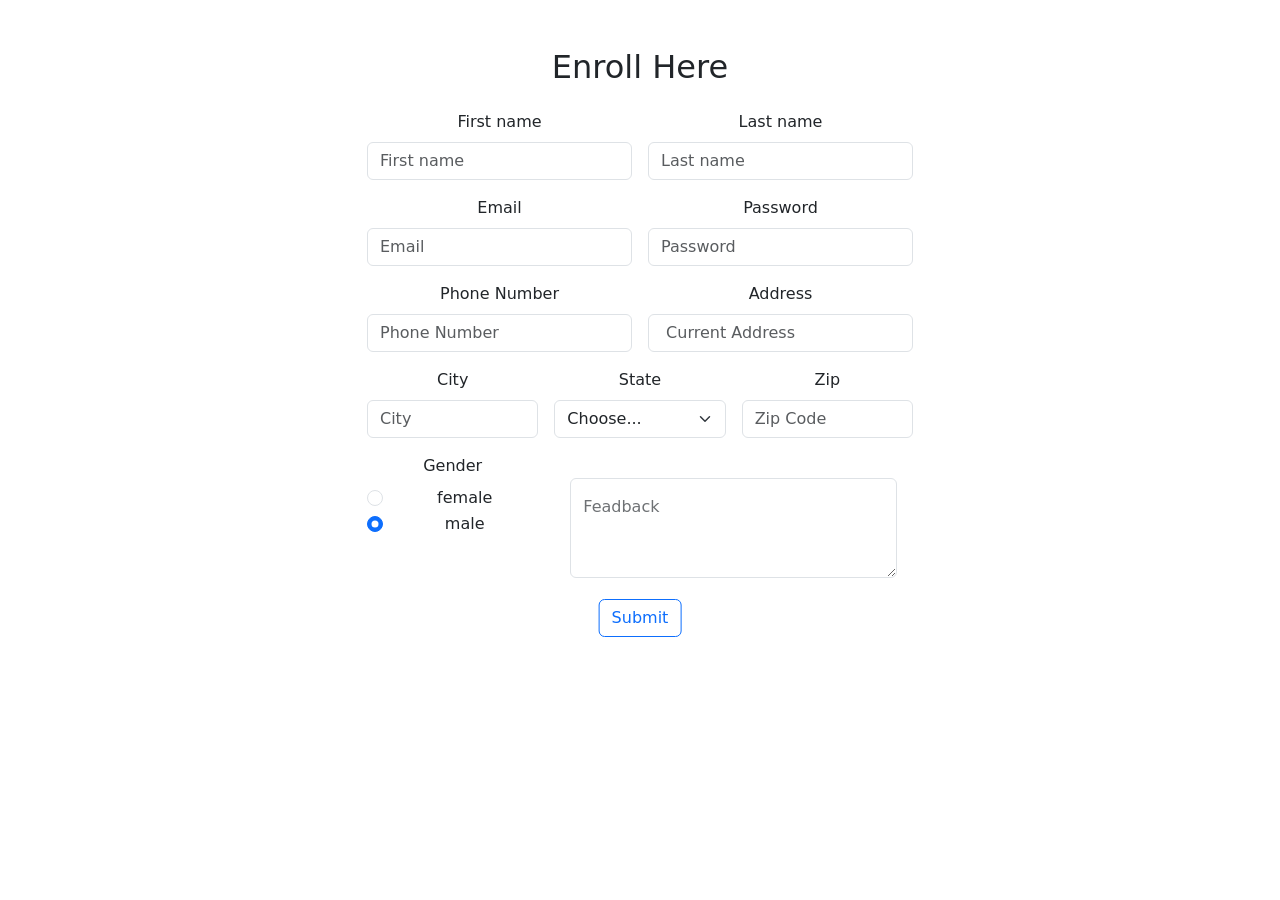
<file: html/enroll.html>
<!DOCTYPE html>
<html lang="en">
<head>
    <meta charset="UTF-8">
    <meta name="viewport" content="width=device-width, initial-scale=1.0">
    <title>UpskillLab</title>
    <link rel="stylesheet" href="/css/bootstrap.min.css">
</head>
<style>
    .context{
        display: flex;
        justify-content: center;
        text-align: center;
        align-items: center;
    }
</style>
<body>
    <div class="container my-5 mr-5 ml-5 context">
    <div class="row context">
      <div class="col-md-6  ">
        <h2 class="text-center mb-4">Enroll Here</h2>
        <form class="row g-3">
          <div class="col-md-6">
            <label for="inputtext" class="form-label">First name</label>
            <input type="text" class="form-control" placeholder="First name" aria-label="First name">
          </div>
          <div class="col-md-6">
             <label for="inputtext" class="form-label">Last name</label>
            <input type="text" class="form-control" placeholder="Last name" aria-label="Last name">
          </div>
          <div class="col-md-6">
            <label for="inputEmail4" class="form-label">Email</label>
            <input type="email" class="form-control" id="inputEmail4" placeholder="Email">
          </div>
          <div class="col-md-6">
            <label for="inputPassword4" class="form-label">Password</label>
            <input type="password" class="form-control" id="inputPassword4" placeholder="Password">
          </div>
          <div class="col-6">
            <label for="inputphonenumber" class="form-label">Phone Number </label>
            <input type="text" class="form-control" id="inputAddress" placeholder="Phone Number">
          </div>
          <div class="col-6">
            <label for="inputAddress" class="form-label">Address</label>
            <input type="text" class="form-control" id="inputAddress" placeholder=" Current Address">
          </div>
          <div class="col-md-4">
            <label for="inputCity" class="form-label">City</label>
            <input type="text" class="form-control" id="inputCity" placeholder="City">
          </div>
          <div class="col-md-4">
            <label for="inputState" class="form-label">State</label>
            <select id="inputState" class="form-select">
              <option selected>Choose...</option>
              <option>maharasgtra </option>
              <option > Asam</option>
              <option > Up</option>
              <option >Karnatak</option>
            </select>
          </div>
          <div class="col-md-4">
          
            <label for="inputZip" class="form-label">Zip</label>
            <input type="text" class="form-control" id="inputZip" placeholder="Zip Code">
          </div>
          <div class="col-md-4">
          <label for="inputcheck" class="form-label">Gender</label>
            <div class="form-check">
              <input class="form-check-input" type="radio" name="radioDefault" id="radioDefault1">
              <label class="form-check-label" for="radioDefault1">
                female
              </label>
            </div>
            <div class="form-check">
              <input class="form-check-input" type="radio" name="radioDefault" id="radioDefault2" checked>
              <label class="form-check-label" for="radioDefault2">
                male
              </label>
            </div>
          </div>
          <div class="col-8 p-4">
            <div class="form-floating">
              <textarea class="form-control" placeholder="Leave a comment here" id="floatingTextarea2"
                style="height: 100px"></textarea>
              <label for="floatingTextarea2">Feadback</label>
            </div>
          </div>
        <div class="position-relative">
          <div class="position-absolute top-50 start-50 translate-middle mb-5">
            <button type="submit" class="btn btn-outline-primary">Submit </button>
          </div>
        </div>
        </form>
</body>
</html>
</file>
<file: css/index.css>
:root {
            --primary: #2563eb;
            --primary-dark: #1e40af;
            --secondary: #64748b;
            --light: #f8fafc;
            --dark: #1e293b;
            --success: #059669;
            --purple: #8b5cf6;
        }
        
        body {
            font-family: 'Segoe UI', Tahoma, Geneva, Verdana, sans-serif;
            color: #333;
            overflow-x: hidden;
        }
        
        /* Improved navbar */
        .navbar {
            box-shadow: 0 2px 10px rgba(0,0,0,0.1);
            background: linear-gradient(135deg, var(--primary), var(--primary-dark)) !important;
        }
        
        .navbar-brand {
            font-size: 1.8rem;
        }
        
        .nav-link {
            font-weight: 500;
            position: relative;
            margin: 0 0.2rem;
        }
        
        .nav-link::after {
            content: '';
            position: absolute;
            bottom: 0;
            left: 0;
            width: 0;
            height: 2px;
            background-color: white;
            transition: width 0.3s ease;
        }
        
        .nav-link:hover::after,
        .nav-link.active::after {
            width: 100%;
        }
        
        .btn-enroll {
            background-color: #ffc107;
            color: var(--dark);
            font-weight: 600;
            padding: 0.5rem 1.5rem;
            border-radius: 50px;
            transition: all 0.3s ease;
        }
        
        .btn-enroll:hover {
            transform: translateY(-3px);
            box-shadow: 0 4px 8px rgba(0,0,0,0.15);
        }
        
        /* Hero section improvements */
        .hero {
            padding: 5rem 0;
            background: linear-gradient(to right, #f0f9ff, #e0f2fe);
        }
        
        h1.display-5 {
            font-weight: 800;
            line-height: 1.2;
            margin-bottom: 1.5rem;
        }
        
        .lead {
            font-size: 1.25rem;
            margin-bottom: 2rem;
        }
        
        .stats .number {
            font-size: 2.5rem;
            font-weight: 800;
            color: var(--primary);
            line-height: 1;
        }
        
        .stats small {
            font-size: 0.9rem;
            color: var(--secondary);
        }
        
        .btn-primary {
            background: linear-gradient(135deg, var(--primary), var(--primary-dark));
            border: none;
            padding: 0.8rem 2rem;
            font-weight: 600;
            transition: all 0.3s ease;
        }
        
        .btn-primary:hover {
            transform: translateY(-3px);
            box-shadow: 0 5px 15px rgba(37, 99, 235, 0.4);
        }
        
        .btn-outline-primary {
            border: 2px solid var(--primary);
            color: var(--primary);
            padding: 0.8rem 2rem;
            font-weight: 600;
            transition: all 0.3s ease;
        }
        
        .btn-outline-primary:hover {
            background-color: var(--primary);
            color: white;
            transform: translateY(-3px);
        }
        
        .course-card {
            background: white;
            padding: 1rem;
            border-radius: 12px;
            box-shadow: 0 4px 6px rgba(0,0,0,0.05);
            transition: all 0.3s ease;
        }
        
        .course-card:hover {
            transform: translateY(-5px);
            box-shadow: 0 10px 25px rgba(0,0,0,0.1);
        }
        
        .course-icon {
            width: 50px;
            height: 50px;
            background: var(--primary);
            color: white;
            border-radius: 50%;
            display: flex;
            align-items: center;
            justify-content: center;
            margin-right: 0.8rem;
            font-weight: bold;
        }
        
        /* Featured courses section */
        .card.course-card {
            border: none;
            border-radius: 12px;
            overflow: hidden;
            transition: all 0.3s ease;
        }
        
        .card.course-card:hover {
            transform: translateY(-5px);
            box-shadow: 0 10px 25px rgba(0,0,0,0.1);
        }
        
        .course-image {
            height: 200px;
            object-fit: cover;
            transition: transform 0.5s ease;
        }
        
        .card.course-card:hover .course-image {
            transform: scale(1.05);
        }
        
        .badge-position {
            position: absolute;
            top: 15px;
            left: 15px;
            z-index: 1;
        }
        
        .price-badge {
            position: absolute;
            top: 15px;
            right: 15px;
            background: white;
            color: var(--primary);
            padding: 0.3rem 0.8rem;
            border-radius: 20px;
            font-weight: 700;
            box-shadow: 0 2px 5px rgba(0,0,0,0.1);
        }
        
        .category-badge {
            background: #e0f2fe;
            color: var(--primary);
            padding: 0.3rem 0.8rem;
            border-radius: 20px;
            font-size: 0.8rem;
            margin-right: 0.5rem;
        }
        
        .course-title {
            font-weight: 700;
            margin: 1rem 0 0.5rem 0;
        }
        
        .course-desc {
            color: var(--secondary);
            font-size: 0.9rem;
        }
        
        .instructor-img {
            width: 40px;
            height: 40px;
            border-radius: 50%;
            object-fit: cover;
        }
        
        .rating-stars {
            color: #f59e0b;
        }
        
        .rating-text {
            color: var(--secondary);
            font-size: 0.9rem;
        }
        
        .view-courses-btn {
            background: linear-gradient(135deg, var(--primary), var(--primary-dark));
            color: white;
            padding: 0.8rem 2.5rem;
            border-radius: 50px;
            font-weight: 600;
            border: none;
            transition: all 0.3s ease;
        }
        
        .view-courses-btn:hover {
            transform: translateY(-3px);
            box-shadow: 0 5px 15px rgba(37, 99, 235, 0.4);
            color: white;
        }
        
        /* Categories section */
        .category-card {
            transition: all 0.3s ease;
            cursor: pointer;
        }
        
        .category-card:hover, .category-card.active {
            background: linear-gradient(135deg, var(--primary), var(--primary-dark));
            transform: translateY(-5px);
        }
        
        .category-card:hover h5, .category-card.active h5,
        .category-card:hover p, .category-card.active p {
            color: white !important;
        }
        
        .icon-circle {
            width: 70px;
            height: 70px;
            border-radius: 50%;
            display: flex;
            align-items: center;
            justify-content: center;
        }
        
        .rating-card {
            background: white;
            max-width: 400px;
            border: 1px solid #e2e8f0;
        }
        
        .badge-pill-link {
            background: #e0f2fe;
            color: var(--primary);
            padding: 0.4rem 1rem;
            border-radius: 50px;
            text-decoration: none;
            font-size: 0.9rem;
            transition: all 0.3s ease;
        }
        
        .badge-pill-link:hover {
            background: var(--primary);
            color: white;
        }
        
        /* Footer improvements */
        .footer {
            background: linear-gradient(135deg, var(--primary), var(--primary-dark)) !important;
            margin-top: 4rem;
        }
        
        .social-icon {
            display: inline-flex;
            align-items: center;
            justify-content: center;
            width: 40px;
            height: 40px;
            border-radius: 50%;
            background-color: rgba(255, 255, 255, 0.1);
            transition: all 0.3s ease;
        }
        
        .social-icon:hover {
            background-color: rgba(255, 255, 255, 0.2);
            transform: translateY(-3px);
        }
        
        /* Animations */
        .hidden {
            opacity: 0;
            transform: translateY(30px);
            transition: all 0.8s ease;
        }
        
        .show {
            opacity: 1;
            transform: translateY(0);
        }
        
        /* Responsive adjustments */
        @media (max-width: 768px) {
            .hero {
                padding: 3rem 0;
                text-align: center;
            }
            
            h1.display-5 {
                font-size: 2.2rem;
            }
            
            .stats .number {
                font-size: 2rem;
            }
            
            .course-card {
                margin-bottom: 1.5rem;
            }
        }
</file>
<file: css/about.css>
:root {
        --primary: #0d6efd;
        --primary-dark: #0a58ca;
        --secondary: #6c757d;
        --light: #f8f9fa;
        --dark: #212529;
      }
      
      body {
        font-family: 'Segoe UI', Tahoma, Geneva, Verdana, sans-serif;
        color: #333;
        overflow-x: hidden;
      }
      
      /* Improved navbar */
      .navbar {
        box-shadow: 0 2px 10px rgba(0,0,0,0.1);
        background: linear-gradient(135deg, var(--primary), var(--primary-dark)) !important;
      }
      
      .navbar-brand {
        font-size: 1.8rem;
      }
      
      .nav-link {
        font-weight: 500;
        position: relative;
        margin: 0 0.2rem;
      }
      
      .nav-link::after {
        content: '';
        position: absolute;
        bottom: 0;
        left: 0;
        width: 0;
        height: 2px;
        background-color: white;
        transition: width 0.3s ease;
      }
      
      .nav-link:hover::after,
      .nav-link.active::after {
        width: 100%;
      }
      
      .btn-enroll {
        background-color: #ffc107;
        color: var(--dark);
        font-weight: 600;
        padding: 0.5rem 1.5rem;
        border-radius: 50px;
        transition: all 0.3s ease;
      }
      
      .btn-enroll:hover {
        transform: translateY(-3px);
        box-shadow: 0 4px 8px rgba(0,0,0,0.15);
      }
      
      /* Hero section improvements */
      h1 {
        font-weight: 700;
        margin-bottom: 1.5rem;
        color: var(--dark);
      }
      
      h5.text-primary {
        letter-spacing: 1px;
        margin-bottom: 1rem;
      }
      
      /* Mission/Vision section */
      .centre {
        text-align: center;
      }
      
      .centre i {
        font-size: 2.5rem;
        color: var(--primary);
        margin-bottom: 1.5rem;
        display: inline-block;
        padding: 1.5rem;
        background-color: rgba(13, 110, 253, 0.1);
        border-radius: 50%;
        transition: all 0.3s ease;
      }
      
      .centre:hover i {
        transform: scale(1.1) rotate(5deg);
        background-color: rgba(13, 110, 253, 0.2);
      }
      
      /* Why choose us section */
      #dotnone {
        list-style: none;
        padding-left: 0;
      }
      
      #dotnone li {
        padding: 0.5rem 0;
        font-size: 1.1rem;
      }
      
      /* Footer improvements */
      .footer {
        background: linear-gradient(135deg, var(--primary), var(--primary-dark)) !important;
        margin-top: 4rem;
      }
      
      .social-icon {
        display: inline-flex;
        align-items: center;
        justify-content: center;
        width: 40px;
        height: 40px;
        border-radius: 50%;
        background-color: rgba(255, 255, 255, 0.1);
        transition: all 0.3s ease;
      }
      
      .social-icon:hover {
        background-color: rgba(255, 255, 255, 0.2);
        transform: translateY(-3px);
      }
      
      /* Animations */
      .hidden {
        opacity: 0;
        transform: translateY(30px);
        transition: all 0.8s ease;
      }
      
      .show {
        opacity: 1;
        transform: translateY(0);
      }
      
      /* Stats counter */
      .col-md-4 h1 {
        font-size: 3.5rem;
        font-weight: 800;
        position: relative;
        display: inline-block;
      }
      
      .col-md-4 h1::after {
        content: '+';
        position: absolute;
        top: 0;
        right: -20px;
        font-size: 2rem;
      }
      
      .col-md-4:nth-child(3) h1::after {
        content: '+';
      }
      
      /* Image styling */
      img.rounded-5 {
        box-shadow: 0 5px 15px rgba(0,0,0,0.1);
        transition: all 0.5s ease;
      }
      
      img.rounded-5:hover {
        transform: scale(1.02);
        box-shadow: 0 8px 25px rgba(0,0,0,0.15);
      }
      
      /* Button styling */
      .btn-primary {
        padding: 0.8rem 2rem;
        font-weight: 600;
        transition: all 0.3s ease;
      }
      
      .btn-primary:hover {
        transform: translateY(-3px);
        box-shadow: 0 5px 15px rgba(13, 110, 253, 0.4);
      }
      
      /* Responsive adjustments */
      @media (max-width: 768px) {
        h1 {
          font-size: 2rem;
        }
        
        .centre i {
          font-size: 2rem;
          padding: 1rem;
        }
        
        .col-md-4 h1 {
          font-size: 2.5rem;
        }
      }
</file>
<file: css/bolg.css>
:root {
            --primary: #2563eb;
            --primary-dark: #1e40af;
            --secondary: #64748b;
            --light: #f8fafc;
            --dark: #1e293b;
            --success: #059669;
            --warning: #f59e0b;
            --purple: #8b5cf6;
            --card-shadow: 0 10px 15px -3px rgba(0, 0, 0, 0.1), 0 4px 6px -2px rgba(0, 0, 0, 0.05);
        }
        
        body {
            font-family: 'Segoe UI', Tahoma, Geneva, Verdana, sans-serif;
            background-color: #f9fafb;
            color: #334155;
        }
        
        /* Navbar Styling */
        .navbar {
            background: linear-gradient(135deg, var(--primary), var(--primary-dark)) !important;
            box-shadow: 0 4px 6px -1px rgba(0, 0, 0, 0.1);
        }
        
        .nav-link {
            position: relative;
            font-weight: 500;
            margin: 0 0.2rem;
        }
        
        .nav-link::after {
            content: '';
            position: absolute;
            bottom: 0;
            left: 0;
            width: 0;
            height: 2px;
            background-color: white;
            transition: width 0.3s ease;
        }
        
        .nav-link:hover::after,
        .nav-link.active::after {
            width: 100%;
        }
        
        .btn-enroll {
            background-color: #ffc107;
            color: var(--dark);
            font-weight: 600;
            padding: 0.5rem 1.5rem;
            border-radius: 50px;
            transition: all 0.3s ease;
        }
        
        .btn-enroll:hover {
            transform: translateY(-2px);
            box-shadow: 0 4px 8px rgba(0, 0, 0, 0.15);
        }
        
        /* Page Header */
        .page-header {
            background: linear-gradient(to right, #e0f2fe, #f0f9ff);
            padding: 3rem 0;
            margin-bottom: 2rem;
            text-align: center;
        }
        
        .page-header h1 {
            font-weight: 800;
            color: var(--dark);
            margin-bottom: 0.5rem;
        }
        
        .breadcrumb {
            justify-content: center;
            background: transparent;
            margin-bottom: 0;
        }
        
        /* Featured Posts */
        .featured-posts {
            padding: 2rem 0;
        }
        
        .featured-grid {
            display: grid;
            grid-template-columns: 2fr 1fr 1fr;
            grid-template-rows: 1fr 1fr;
            gap: 1rem;
            margin-bottom: 3rem;
        }
        
        .featured-main {
            grid-row: span 2;
            position: relative;
            border-radius: 12px;
            overflow: hidden;
            box-shadow: var(--card-shadow);
        }
        
        .featured-main img {
            width: 100%;
            height: 100%;
            object-fit: cover;
            transition: transform 0.5s ease;
        }
        
        .featured-main:hover img {
            transform: scale(1.05);
        }
        
        .featured-main .overlay {
            position: absolute;
            bottom: 0;
            left: 0;
            right: 0;
            background: linear-gradient(transparent, rgba(0, 0, 0, 0.8));
            color: white;
            padding: 2rem 1.5rem 1.5rem;
        }
        
        .featured-main .date {
            background: var(--primary);
            color: white;
            padding: 0.5rem 1rem;
            border-radius: 50px;
            font-size: 0.8rem;
            font-weight: 600;
            display: inline-block;
            margin-bottom: 1rem;
        }
        
        .featured-main h3 {
            font-weight: 700;
            margin-bottom: 0.5rem;
            color: white;
        }
        
        .featured-main .author {
            display: flex;
            align-items: center;
            color: rgba(255, 255, 255, 0.9);
        }
        
        .featured-secondary {
            position: relative;
            border-radius: 12px;
            overflow: hidden;
            box-shadow: var(--card-shadow);
        }
        
        .featured-secondary img {
            width: 100%;
            height: 100%;
            object-fit: cover;
            transition: transform 0.5s ease;
        }
        
        .featured-secondary:hover img {
            transform: scale(1.05);
        }
        
        .featured-secondary .overlay {
            position: absolute;
            bottom: 0;
            left: 0;
            right: 0;
            background: linear-gradient(transparent, rgba(0, 0, 0, 0.8));
            color: white;
            padding: 1.5rem 1rem 1rem;
        }
        
        .featured-secondary .date {
            background: var(--primary);
            color: white;
            padding: 0.3rem 0.8rem;
            border-radius: 50px;
            font-size: 0.7rem;
            font-weight: 600;
            display: inline-block;
            margin-bottom: 0.5rem;
        }
        
        .featured-secondary h4 {
            font-weight: 600;
            margin-bottom: 0.3rem;
            font-size: 1rem;
            color: white;
        }
        
        .featured-secondary .author {
            display: flex;
            align-items: center;
            color: rgba(255, 255, 255, 0.9);
            font-size: 0.8rem;
        }
        
        /* Blog Posts */
        .blog-section {
            padding: 2rem 0 4rem;
        }
        
        .section-title {
            text-align: center;
            margin-bottom: 3rem;
        }
        
        .section-title h2 {
            font-weight: 800;
            color: var(--dark);
            margin-bottom: 1rem;
        }
        
        .section-title p {
            color: var(--secondary);
            font-size: 1.1rem;
            max-width: 600px;
            margin: 0 auto;
        }
        
        .blog-card {
            border: none;
            border-radius: 12px;
            overflow: hidden;
            transition: all 0.3s ease;
            box-shadow: 0 4px 6px rgba(0, 0, 0, 0.05);
            background: white;
            height: 100%;
        }
        
        .blog-card:hover {
            transform: translateY(-5px);
            box-shadow: var(--card-shadow);
        }
        
        .blog-card img {
            width: 100%;
            height: 200px;
            object-fit: cover;
            transition: transform 0.5s ease;
        }
        
        .blog-card:hover img {
            transform: scale(1.05);
        }
        
        .blog-content {
            padding: 1.5rem;
        }
        
        .blog-date {
            background: var(--primary);
            color: white;
            padding: 0.3rem 0.8rem;
            border-radius: 50px;
            font-size: 0.7rem;
            font-weight: 600;
            display: inline-block;
            margin-bottom: 1rem;
        }
        
        .blog-author {
            display: flex;
            align-items: center;
            margin-bottom: 0.8rem;
            color: var(--secondary);
            font-size: 0.9rem;
        }
        
        .blog-author i {
            margin-right: 0.5rem;
            color: var(--primary);
        }
        
        .blog-title {
            font-weight: 700;
            color: var(--dark);
            margin-bottom: 1rem;
            font-size: 1.2rem;
            line-height: 1.4;
        }
        
        /* Pagination */
        .pagination-container {
            margin-top: 3rem;
        }
        
        .pagination {
            justify-content: center;
        }
        
        .page-link {
            color: var(--primary);
            border: none;
            border-radius: 8px;
            margin: 0 0.2rem;
            padding: 0.5rem 1rem;
            font-weight: 600;
        }
        
        .page-link:hover {
            background-color: rgba(37, 99, 235, 0.1);
            color: var(--primary-dark);
        }
        
        .page-item.active .page-link {
            background-color: var(--primary);
            color: white;
        }
        
        /* Footer */
        .footer {
            background: linear-gradient(135deg, var(--primary), var(--primary-dark));
            margin-top: 4rem;
            color: white;
        }
        
        .social-icon {
            display: inline-flex;
            align-items: center;
            justify-content: center;
            width: 40px;
            height: 40px;
            border-radius: 50%;
            background-color: rgba(255, 255, 255, 0.1);
            transition: all 0.3s ease;
        }
        
        .social-icon:hover {
            background-color: rgba(255, 255, 255, 0.2);
            transform: translateY(-3px);
        }
        
        /* Responsive adjustments */
        @media (max-width: 992px) {
            .featured-grid {
                grid-template-columns: 1fr 1fr;
                grid-template-rows: 1fr 1fr 1fr;
            }
            
            .featured-main {
                grid-column: span 2;
            }
        }
        
        @media (max-width: 768px) {
            .featured-grid {
                grid-template-columns: 1fr;
                grid-template-rows: repeat(5, 250px);
            }
            
            .featured-main {
                grid-column: span 1;
            }
            
            .page-header {
                padding: 2rem 0;
            }
        }
</file>
<file: css/contact.css>
:root {
            --primary-color: #1664c0;
            --secondary-color: #1460bb;
            --accent-color: #0d6efd;
        }
        
        body {
            font-family: 'Segoe UI', Tahoma, Geneva, Verdana, sans-serif;
            color: #333;
        }
        
        .navbar-brand {
            font-size: 1.8rem;
        }
        
        .btn-enroll {
            background-color: white;
            color: var(--primary-color);
            font-weight: 600;
            border-radius: 30px;
            padding: 0.5rem 1.5rem;
            transition: all 0.3s;
        }
        
        .btn-enroll:hover {
            background-color: #f8f9fa;
            transform: translateY(-2px);
            box-shadow: 0 4px 8px rgba(0,0,0,0.1);
        }
        
        .contact-header {
            background: linear-gradient(rgba(22, 100, 192, 0.9), rgba(22, 100, 192, 0.8)), url('data:image/svg+xml;utf8,<svg xmlns="http://www.w3.org/2000/svg" width="100" height="100" viewBox="0 0 100 100"><rect width="100" height="100" fill="%231464c0"/><path d="M0 0L100 100" stroke="%231460bb" stroke-width="2"/><path d="M100 0L0 100" stroke="%231460bb" stroke-width="2"/></svg>');
            background-size: cover;
            color: white;
            padding: 3rem 0;
            margin-bottom: 3rem;
        }
        
        .contact-card {
            border-radius: 10px;
            box-shadow: 0 5px 15px rgba(0,0,0,0.1);
            transition: transform 0.3s;
            height: 100%;
        }
        
        .contact-card:hover {
            transform: translateY(-5px);
        }
        
        .contact-icon {
            font-size: 2rem;
            color: var(--primary-color);
            margin-bottom: 1rem;
        }
        
        .form-control:focus {
            border-color: var(--accent-color);
            box-shadow: 0 0 0 0.25rem rgba(13, 110, 253, 0.25);
        }
        
        .btn-submit {
            background-color: var(--primary-color);
            color: white;
            padding: 0.7rem 2rem;
            border-radius: 30px;
            font-weight: 600;
            transition: all 0.3s;
        }
        
        .btn-submit:hover {
            background-color: var(--secondary-color);
            transform: translateY(-2px);
            box-shadow: 0 4px 8px rgba(0,0,0,0.1);
        }
        
        .map-container {
            border-radius: 10px;
            overflow: hidden;
            box-shadow: 0 5px 15px rgba(0,0,0,0.1);
        }
        
        .social-icon {
            display: inline-flex;
            align-items: center;
            justify-content: center;
            width: 40px;
            height: 40px;
            border-radius: 50%;
            background-color: rgba(255, 255, 255, 0.1);
            transition: all 0.3s;
        }
        
        .social-icon:hover {
            background-color: rgba(255, 255, 255, 0.2);
            transform: translateY(-3px);
        }
        
        .footer {
            background-color: var(--primary-color);
        }
        
        .footer-bottom {
            background-color: var(--secondary-color);
        }
        
        /* Success message styling */
        .alert-success {
            display: none;
            border-radius: 10px;
        }
</file>
<file: css/course.css>
:root {
            --primary: #2563eb;
            --primary-dark: #1e40af;
            --secondary: #64748b;
            --light: #f8fafc;
            --dark: #1e293b;
            --success: #059669;
            --warning: #f59e0b;
            --purple: #8b5cf6;
            --card-shadow: 0 10px 15px -3px rgba(0, 0, 0, 0.1), 0 4px 6px -2px rgba(0, 0, 0, 0.05);
        }
        
        body {
            font-family: 'Segoe UI', Tahoma, Geneva, Verdana, sans-serif;
            background-color: #f9fafb;
            color: #334155;
        }
        
        /* Navbar Styling */
        .navbar {
            background: linear-gradient(135deg, var(--primary), var(--primary-dark)) !important;
            box-shadow: 0 4px 6px -1px rgba(0, 0, 0, 0.1);
        }
        
        .nav-link {
            position: relative;
            font-weight: 500;
            margin: 0 0.2rem;
        }
        
        .nav-link::after {
            content: '';
            position: absolute;
            bottom: 0;
            left: 0;
            width: 0;
            height: 2px;
            background-color: white;
            transition: width 0.3s ease;
        }
        
        .nav-link:hover::after,
        .nav-link.active::after {
            width: 100%;
        }
        
        .btn-enroll {
            background-color: #ffc107;
            color: var(--dark);
            font-weight: 600;
            padding: 0.5rem 1.5rem;
            border-radius: 50px;
            transition: all 0.3s ease;
        }
        
        .btn-enroll:hover {
            transform: translateY(-2px);
            box-shadow: 0 4px 8px rgba(0, 0, 0, 0.15);
        }
        
        /* Page Header */
        .page-header {
            background: linear-gradient(to right, #e0f2fe, #f0f9ff);
            padding: 2.5rem 0;
            margin-bottom: 2rem;
            border-bottom: 1px solid #e2e8f0;
        }
        
        /* Filter Section */
        .filter-section {
            background: white;
            border-radius: 12px;
            padding: 1.5rem;
            box-shadow: var(--card-shadow);
            margin-bottom: 1.5rem;
            position: sticky;
            top: 90px;
            height: fit-content;
            max-height: calc(100vh - 120px);
            overflow-y: auto;
        }
        
        .filter-section h4 {
            color: var(--dark);
            font-weight: 700;
            margin-bottom: 1rem;
        }
        
        .filter-section h5 {
            color: var(--primary);
            font-weight: 600;
            margin-top: 1.5rem;
            margin-bottom: 0.8rem;
        }
        
        .form-check {
            margin-bottom: 0.5rem;
        }
        
        .form-check-input:checked {
            background-color: var(--primary);
            border-color: var(--primary);
        }
        
        .form-check-label {
            color: var(--secondary);
            cursor: pointer;
            transition: color 0.2s ease;
        }
        
        .form-check-label:hover {
            color: var(--primary);
        }
        
        /* Search and Sort */
        .search-box {
            position: relative;
        }
        
        .search-box .form-control {
            padding-left: 2.5rem;
            border-radius: 50px;
            border: 1px solid #e2e8f0;
        }
        
        .search-box .bi-search {
            position: absolute;
            left: 1rem;
            top: 50%;
            transform: translateY(-50%);
            color: var(--secondary);
        }
        
        .form-select {
            border-radius: 50px;
            border: 1px solid #e2e8f0;
        }
        
        /* Course Cards */
        .course-card {
            border: none;
            border-radius: 12px;
            overflow: hidden;
            transition: all 0.3s ease;
            box-shadow: 0 4px 6px rgba(0, 0, 0, 0.05);
            height: 100%;
        }
        
        .course-card:hover {
            transform: translateY(-5px);
            box-shadow: var(--card-shadow);
        }
        
        .card-img-top {
            height: 180px;
            object-fit: cover;
            transition: transform 0.5s ease;
        }
        
        .course-card:hover .card-img-top {
            transform: scale(1.05);
        }
        
        .card-tags {
            margin-bottom: 0.8rem;
        }
        
        .card-tag {
            font-size: 0.75rem;
            padding: 0.3rem 0.8rem;
            margin-right: 0.5rem;
            margin-bottom: 0.5rem;
            background-color: rgba(37, 99, 235, 0.1);
            color: var(--primary);
            border-radius: 50px;
            font-weight: 600;
            display: inline-block;
        }
        
        .course-title {
            font-weight: 700;
            color: var(--dark);
            margin-bottom: 0.8rem;
        }
        
        .course-description {
            color: var(--secondary);
            font-size: 0.9rem;
            margin-bottom: 1rem;
        }
        
        .course-meta {
            margin-bottom: 1rem;
        }
        
        .course-meta i {
            color: var(--primary);
            margin-right: 0.3rem;
        }
        
        .course-rating {
            color: var(--warning);
            margin-bottom: 1rem;
        }
        
        .instructor-info {
            display: flex;
            align-items: center;
            margin-bottom: 1rem;
        }
        
        .instructor-img {
            width: 40px;
            height: 40px;
            border-radius: 50%;
            margin-right: 0.8rem;
            object-fit: cover;
        }
        
        .instructor-name {
            margin: 0;
            font-weight: 600;
            color: var(--dark);
        }
        
        /* Pagination */
        .pagination {
            margin-top: 3rem;
        }
        
        .page-link {
            color: var(--primary);
            border: none;
            border-radius: 8px;
            margin: 0 0.2rem;
            padding: 0.5rem 1rem;
        }
        
        .page-link:hover {
            background-color: rgba(37, 99, 235, 0.1);
            color: var(--primary-dark);
        }
        
        .page-item.active .page-link {
            background-color: var(--primary);
            color: white;
        }
        
        /* Footer */
        .footer {
            background: linear-gradient(135deg, var(--primary), var(--primary-dark));
            margin-top: 4rem;
            color: white;
        }
        
        .social-icon {
            display: inline-flex;
            align-items: center;
            justify-content: center;
            width: 40px;
            height: 40px;
            border-radius: 50%;
            background-color: rgba(255, 255, 255, 0.1);
            transition: all 0.3s ease;
        }
        
        .social-icon:hover {
            background-color: rgba(255, 255, 255, 0.2);
            transform: translateY(-3px);
        }
        
        /* Animations */
        .hidden {
            opacity: 0;
            transform: translateY(30px);
            transition: all 0.8s ease;
        }
        
        .show {
            opacity: 1;
            transform: translateY(0);
        }
        
        /* Responsive adjustments */
        @media (max-width: 768px) {
            .filter-section {
                position: static;
                margin-bottom: 1.5rem;
            }
            
            .search-box {
                margin-bottom: 1rem;
            }
        }
        
        /* Custom checkbox styling */
        .form-check-input {
            width: 1.1em;
            height: 1.1em;
            margin-top: 0.15em;
        }
        
        /* Loading animation for cards */
        @keyframes fadeIn {
            from { opacity: 0; transform: translateY(20px); }
            to { opacity: 1; transform: translateY(0); }
        }
        
        .course-card {
            animation: fadeIn 0.5s ease forwards;
        }
        
        .course-card:nth-child(1) { animation-delay: 0.1s; }
        .course-card:nth-child(2) { animation-delay: 0.2s; }
        .course-card:nth-child(3) { animation-delay: 0.3s; }
        .course-card:nth-child(4) { animation-delay: 0.4s; }
        .course-card:nth-child(5) { animation-delay: 0.5s; }
        .course-card:nth-child(6) { animation-delay: 0.6s; }
</file>
<file: css/enroll.css>
:root {
            --primary-color: #1664c0;
            --secondary-color: #0d6efd;
            --accent-color: #0dcaf0;
        }
        
        body {
            font-family: 'Segoe UI', Tahoma, Geneva, Verdana, sans-serif;
            background: linear-gradient(135deg, #f8f9fa 0%, #e9ecef 100%);
            min-height: 100vh;
            display: flex;
            align-items: center;
            padding: 20px 0;
        }
        
        .enrollment-container {
            background: white;
            border-radius: 15px;
            box-shadow: 0 10px 30px rgba(0, 0, 0, 0.1);
            overflow: hidden;
        }
        
        .enrollment-header {
            background: linear-gradient(120deg, var(--primary-color), var(--secondary-color));
            color: white;
            padding: 2rem;
            text-align: center;
        }
        
        .enrollment-header h2 {
            font-weight: 700;
            margin-bottom: 0.5rem;
        }
        
        .enrollment-header p {
            opacity: 0.9;
            margin-bottom: 0;
        }
        
        .enrollment-body {
            padding: 2rem;
        }
        
        .form-section {
            margin-bottom: 2rem;
            padding-bottom: 1.5rem;
            border-bottom: 1px solid #e9ecef;
        }
        
        .section-title {
            color: var(--primary-color);
            margin-bottom: 1.2rem;
            font-weight: 600;
            display: flex;
            align-items: center;
        }
        
        .section-title i {
            margin-right: 10px;
            font-size: 1.2rem;
        }
        
        .form-label {
            font-weight: 500;
            margin-bottom: 0.5rem;
            color: #495057;
        }
        
        .form-control:focus {
            border-color: var(--accent-color);
            box-shadow: 0 0 0 0.25rem rgba(13, 202, 240, 0.25);
        }
        
        .btn-submit {
            background: linear-gradient(120deg, var(--primary-color), var(--secondary-color));
            color: white;
            padding: 0.7rem 2rem;
            border: none;
            border-radius: 50px;
            font-weight: 600;
            transition: all 0.3s;
            display: block;
            margin: 0 auto;
            width: 200px;
        }
        
        .btn-submit:hover {
            transform: translateY(-3px);
            box-shadow: 0 5px 15px rgba(0, 0, 0, 0.1);
        }
        
        .progress-container {
            padding: 0 2rem;
        }
        
        .progress {
            height: 8px;
            margin-bottom: 2rem;
            border-radius: 10px;
        }
        
        .progress-bar {
            background: linear-gradient(120deg, var(--primary-color), var(--secondary-color));
        }
        
        .required-field::after {
            content: "*";
            color: #dc3545;
            margin-left: 3px;
        }
        
        @media (max-width: 768px) {
            .enrollment-body {
                padding: 1.5rem;
            }
            
            body {
                padding: 10px 0;
            }
        }
</file>
<file: css/event.css>
:root {
            --primary: #2563eb;
            --primary-dark: #1e40af;
            --secondary: #64748b;
            --light: #f8fafc;
            --dark: #1e293b;
            --success: #059669;
            --warning: #f59e0b;
            --purple: #8b5cf6;
            --card-shadow: 0 10px 15px -3px rgba(0, 0, 0, 0.1), 0 4px 6px -2px rgba(0, 0, 0, 0.05);
        }
        
        body {
            font-family: 'Segoe UI', Tahoma, Geneva, Verdana, sans-serif;
            background-color: #f9fafb;
            color: #334155;
        }
        
        /* Navbar Styling */
        .navbar {
            background: linear-gradient(135deg, var(--primary), var(--primary-dark)) !important;
            box-shadow: 0 4px 6px -1px rgba(0, 0, 0, 0.1);
        }
        
        .nav-link {
            position: relative;
            font-weight: 500;
            margin: 0 0.2rem;
        }
        
        .nav-link::after {
            content: '';
            position: absolute;
            bottom: 0;
            left: 0;
            width: 0;
            height: 2px;
            background-color: white;
            transition: width 0.3s ease;
        }
        
        .nav-link:hover::after,
        .nav-link.active::after {
            width: 100%;
        }
        
        .btn-enroll {
            background-color: #ffc107;
            color: var(--dark);
            font-weight: 600;
            padding: 0.5rem 1.5rem;
            border-radius: 50px;
            transition: all 0.3s ease;
        }
        
        .btn-enroll:hover {
            transform: translateY(-2px);
            box-shadow: 0 4px 8px rgba(0, 0, 0, 0.15);
        }
        
        /* Page Header */
        .page-header {
            background: linear-gradient(to right, #e0f2fe, #f0f9ff);
            padding: 3rem 0;
            margin-bottom: 2rem;
            text-align: center;
        }
        
        .page-header h1 {
            font-weight: 800;
            color: var(--dark);
            margin-bottom: 0.5rem;
        }
        
        .breadcrumb {
            justify-content: center;
            background: transparent;
            margin-bottom: 0;
        }
        
        /* Event Cards */
        .event-card {
            border: none;
            border-radius: 12px;
            overflow: hidden;
            transition: all 0.3s ease;
            box-shadow: 0 4px 6px rgba(0, 0, 0, 0.05);
            background: white;
            margin-bottom: 2rem;
        }
        
        .event-card:hover {
            transform: translateY(-5px);
            box-shadow: var(--card-shadow);
        }
        
        .event-image {
            position: relative;
            overflow: hidden;
        }
        
        .event-image img {
            width: 100%;
            height: 200px;
            object-fit: cover;
            transition: transform 0.5s ease;
        }
        
        .event-card:hover .event-image img {
            transform: scale(1.05);
        }
        
        .event-date {
            position: absolute;
            top: 15px;
            left: 15px;
            background: var(--primary);
            color: white;
            padding: 0.5rem 1rem;
            border-radius: 8px;
            font-weight: 600;
            font-size: 0.9rem;
        }
        
        .event-content {
            padding: 1.5rem;
        }
        
        .event-title {
            font-weight: 700;
            color: var(--dark);
            margin-bottom: 0.8rem;
            font-size: 1.3rem;
        }
        
        .event-description {
            color: var(--secondary);
            margin-bottom: 1.5rem;
            line-height: 1.5;
        }
        
        .event-instructor {
            display: flex;
            align-items: center;
            margin-bottom: 1.5rem;
        }
        
        .event-instructor i {
            color: var(--primary);
            margin-right: 0.5rem;
            font-size: 1.2rem;
        }
        
        .event-price {
            font-weight: 700;
            color: var(--primary);
            margin-bottom: 1.5rem;
            font-size: 1.2rem;
        }
        
        /* Sidebar */
        .sidebar {
            background: white;
            border-radius: 12px;
            padding: 1.5rem;
            box-shadow: 0 4px 6px rgba(0, 0, 0, 0.05);
            margin-bottom: 2rem;
        }
        
        .sidebar-title {
            font-weight: 700;
            color: var(--dark);
            margin-bottom: 1.5rem;
            padding-bottom: 0.5rem;
            border-bottom: 2px solid var(--primary);
        }
        
        .search-form {
            position: relative;
            margin-bottom: 2rem;
        }
        
        .search-form input {
            padding-right: 3rem;
            border-radius: 8px;
        }
        
        .search-form button {
            position: absolute;
            right: 5px;
            top: 5px;
            border: none;
            background: transparent;
            color: var(--primary);
        }
        
        .filter-group {
            margin-bottom: 2rem;
        }
        
        .filter-group select {
            border-radius: 8px;
            margin-bottom: 1rem;
        }
        
        .upcoming-events {
            background: white;
            border-radius: 12px;
            padding: 1.5rem;
            box-shadow: 0 4px 6px rgba(0, 0, 0, 0.05);
            margin-bottom: 2rem;
        }
        
        .upcoming-event-item {
            padding: 0.8rem 0;
            border-bottom: 1px solid #e2e8f0;
        }
        
        .upcoming-event-item:last-child {
            border-bottom: none;
        }
        
        .upcoming-event-item p {
            margin-bottom: 0.3rem;
            font-weight: 600;
        }
        
        .upcoming-event-item .event-time {
            color: var(--primary);
            font-size: 0.9rem;
        }
        
        .newsletter-box {
            background: linear-gradient(135deg, var(--primary), var(--primary-dark));
            border-radius: 12px;
            padding: 1.5rem;
            color: white;
            box-shadow: var(--card-shadow);
        }
        
        .newsletter-box h3 {
            font-weight: 700;
            margin-bottom: 1rem;
        }
        
        .newsletter-box p {
            margin-bottom: 1.5rem;
            opacity: 0.9;
        }
        
        .newsletter-form .form-control {
            border-radius: 8px;
            margin-bottom: 1rem;
        }
        
        .newsletter-form .btn {
            border-radius: 8px;
            font-weight: 600;
        }
        
        /* Pagination */
        .pagination-container {
            margin-top: 2rem;
        }
        
        .pagination {
            justify-content: center;
        }
        
        .page-link {
            color: var(--primary);
            border: none;
            border-radius: 8px;
            margin: 0 0.2rem;
            padding: 0.5rem 1rem;
            font-weight: 600;
        }
        
        .page-link:hover {
            background-color: rgba(37, 99, 235, 0.1);
            color: var(--primary-dark);
        }
        
        .page-item.active .page-link {
            background-color: var(--primary);
            color: white;
        }
        
        /* Footer */
        .footer {
            background: linear-gradient(135deg, var(--primary), var(--primary-dark));
            margin-top: 4rem;
            color: white;
        }
        
        .social-icon {
            display: inline-flex;
            align-items: center;
            justify-content: center;
            width: 40px;
            height: 40px;
            border-radius: 50%;
            background-color: rgba(255, 255, 255, 0.1);
            transition: all 0.3s ease;
        }
        
        .social-icon:hover {
            background-color: rgba(255, 255, 255, 0.2);
            transform: translateY(-3px);
        }
        
        /* Responsive adjustments */
        @media (max-width: 768px) {
            .page-header {
                padding: 2rem 0;
            }
            
            .event-card {
                margin-bottom: 1.5rem;
            }
        }
</file>
<file: css/instructor.css>
:root {
            --primary: #2563eb;
            --primary-dark: #1e40af;
            --secondary: #64748b;
            --light: #f8fafc;
            --dark: #1e293b;
            --success: #059669;
            --warning: #f59e0b;
            --purple: #8b5cf6;
            --card-shadow: 0 10px 15px -3px rgba(0, 0, 0, 0.1), 0 4px 6px -2px rgba(0, 0, 0, 0.05);
        }
        
        body {
            font-family: 'Segoe UI', Tahoma, Geneva, Verdana, sans-serif;
            background-color: #f9fafb;
            color: #334155;
        }
        
        /* Navbar Styling */
        .navbar {
            background: linear-gradient(135deg, var(--primary), var(--primary-dark)) !important;
            box-shadow: 0 4px 6px -1px rgba(0, 0, 0, 0.1);
        }
        
        .nav-link {
            position: relative;
            font-weight: 500;
            margin: 0 0.2rem;
        }
        
        .nav-link::after {
            content: '';
            position: absolute;
            bottom: 0;
            left: 0;
            width: 0;
            height: 2px;
            background-color: white;
            transition: width 0.3s ease;
        }
        
        .nav-link:hover::after,
        .nav-link.active::after {
            width: 100%;
        }
        
        .btn-enroll {
            background-color: #ffc107;
            color: var(--dark);
            font-weight: 600;
            padding: 0.5rem 1.5rem;
            border-radius: 50px;
            transition: all 0.3s ease;
        }
        
        .btn-enroll:hover {
            transform: translateY(-2px);
            box-shadow: 0 4px 8px rgba(0, 0, 0, 0.15);
        }
        
        /* Page Header */
        .page-header {
            background: linear-gradient(to right, #e0f2fe, #f0f9ff);
            padding: 3rem 0;
            margin-bottom: 2rem;
            text-align: center;
        }
        
        .page-header h1 {
            font-weight: 800;
            color: var(--dark);
            margin-bottom: 0.5rem;
        }
        
        .breadcrumb {
            justify-content: center;
            background: transparent;
            margin-bottom: 0;
        }
        
        /* Instructor Cards */
        .instructors {
            padding: 2rem 0;
        }
        
        .instructor-card {
            border: none;
            border-radius: 12px;
            overflow: hidden;
            transition: all 0.3s ease;
            box-shadow: 0 4px 6px rgba(0, 0, 0, 0.05);
            height: 100%;
            background: white;
        }
        
        .instructor-card:hover {
            transform: translateY(-5px);
            box-shadow: var(--card-shadow);
        }
        
        .instructor-image {
            position: relative;
            overflow: hidden;
        }
        
        .instructor-image img {
            width: 100%;
            height: 280px;
            object-fit: cover;
            transition: transform 0.5s ease;
        }
        
        .instructor-card:hover .instructor-image img {
            transform: scale(1.05);
        }
        
        .overlay-content {
            position: absolute;
            bottom: 0;
            left: 0;
            right: 0;
            background: linear-gradient(transparent, rgba(0, 0, 0, 0.8));
            color: white;
            padding: 1.5rem 1rem 1rem;
            display: flex;
            justify-content: space-between;
        }
        
        .rating-stars, .course-count {
            display: flex;
            align-items: center;
            gap: 0.3rem;
        }
        
        .rating-stars {
            color: var(--warning);
        }
        
        .course-count {
            color: white;
        }
        
        .instructor-info {
            padding: 1.5rem;
        }
        
        .instructor-info h5 {
            font-weight: 700;
            color: var(--dark);
            margin-bottom: 0.5rem;
        }
        
        .specialty {
            color: var(--primary);
            font-weight: 600;
            margin-bottom: 1rem;
            font-size: 0.9rem;
        }
        
        .description {
            color: var(--secondary);
            margin-bottom: 1.5rem;
            font-size: 0.95rem;
            line-height: 1.5;
        }
        
        .stats-grid {
            display: grid;
            grid-template-columns: 1fr 1fr;
            gap: 1rem;
            margin-bottom: 1.5rem;
        }
        
        .stat {
            text-align: center;
            padding: 0.8rem;
            background-color: #f1f5f9;
            border-radius: 8px;
        }
        
        .number {
            display: block;
            font-weight: 700;
            font-size: 1.2rem;
            color: var(--primary);
        }
        
        .label {
            font-size: 0.8rem;
            color: var(--secondary);
        }
        
        .social-links {
            display: flex;
            justify-content: center;
            gap: 0.8rem;
        }
        
        .social-link {
            width: 36px;
            height: 36px;
            border-radius: 50%;
            background-color: #f1f5f9;
            color: var(--primary);
            display: flex;
            align-items: center;
            justify-content: center;
            transition: all 0.3s ease;
        }
        
        .social-link:hover {
            background-color: var(--primary);
            color: white;
            transform: translateY(-3px);
        }
        
        /* Footer */
        .footer {
            background: linear-gradient(135deg, var(--primary), var(--primary-dark));
            margin-top: 4rem;
            color: white;
        }
        
        .social-icon {
            display: inline-flex;
            align-items: center;
            justify-content: center;
            width: 40px;
            height: 40px;
            border-radius: 50%;
            background-color: rgba(255, 255, 255, 0.1);
            transition: all 0.3s ease;
        }
        
        .social-icon:hover {
            background-color: rgba(255, 255, 255, 0.2);
            transform: translateY(-3px);
        }
        
        /* Animations */
        .hidden {
            opacity: 0;
            transform: translateY(30px);
            transition: all 0.8s ease;
        }
        
        .show {
            opacity: 1;
            transform: translateY(0);
        }
        
        /* Loading animation for cards */
        @keyframes fadeIn {
            from { opacity: 0; transform: translateY(20px); }
            to { opacity: 1; transform: translateY(0); }
        }
        
        .instructor-card {
            animation: fadeIn 0.5s ease forwards;
        }
        
        .instructor-card:nth-child(1) { animation-delay: 0.1s; }
        .instructor-card:nth-child(2) { animation-delay: 0.2s; }
        .instructor-card:nth-child(3) { animation-delay: 0.3s; }
        .instructor-card:nth-child(4) { animation-delay: 0.4s; }
        .instructor-card:nth-child(5) { animation-delay: 0.5s; }
        .instructor-card:nth-child(6) { animation-delay: 0.6s; }
        
        /* Responsive adjustments */
        @media (max-width: 768px) {
            .page-header {
                padding: 2rem 0;
            }
            
            .overlay-content {
                flex-direction: column;
                gap: 0.5rem;
                padding: 1rem;
            }
            
            .stats-grid {
                grid-template-columns: 1fr;
            }
        }
</file>
<file: css/pricing.css>
:root {
            --primary: #2563eb;
            --primary-dark: #1e40af;
            --secondary: #64748b;
            --light: #f8fafc;
            --dark: #1e293b;
            --success: #059669;
            --warning: #f59e0b;
            --purple: #8b5cf6;
            --card-shadow: 0 10px 15px -3px rgba(0, 0, 0, 0.1), 0 4px 6px -2px rgba(0, 0, 0, 0.05);
        }
        
        body {
            font-family: 'Segoe UI', Tahoma, Geneva, Verdana, sans-serif;
            background-color: #f9fafb;
            color: #334155;
        }
        
        /* Navbar Styling */
        .navbar {
            background: linear-gradient(135deg, var(--primary), var(--primary-dark)) !important;
            box-shadow: 0 4px 6px -1px rgba(0, 0, 0, 0.1);
        }
        
        .nav-link {
            position: relative;
            font-weight: 500;
            margin: 0 0.2rem;
        }
        
        .nav-link::after {
            content: '';
            position: absolute;
            bottom: 0;
            left: 0;
            width: 0;
            height: 2px;
            background-color: white;
            transition: width 0.3s ease;
        }
        
        .nav-link:hover::after,
        .nav-link.active::after {
            width: 100%;
        }
        
        .btn-enroll {
            background-color: #ffc107;
            color: var(--dark);
            font-weight: 600;
            padding: 0.5rem 1.5rem;
            border-radius: 50px;
            transition: all 0.3s ease;
        }
        
        .btn-enroll:hover {
            transform: translateY(-2px);
            box-shadow: 0 4px 8px rgba(0, 0, 0, 0.15);
        }
        
        /* Page Header */
        .page-header {
            background: linear-gradient(to right, #e0f2fe, #f0f9ff);
            padding: 3rem 0;
            margin-bottom: 2rem;
            text-align: center;
        }
        
        .page-header h1 {
            font-weight: 800;
            color: var(--dark);
            margin-bottom: 0.5rem;
        }
        
        .breadcrumb {
            justify-content: center;
            background: transparent;
            margin-bottom: 0;
        }
        
        /* Pricing Section */
        .pricing-section {
            padding: 2rem 0 4rem;
        }
        
        .section-title {
            text-align: center;
            margin-bottom: 3rem;
        }
        
        .section-title h2 {
            font-weight: 800;
            color: var(--dark);
            margin-bottom: 1rem;
        }
        
        .section-title p {
            color: var(--secondary);
            font-size: 1.1rem;
            max-width: 600px;
            margin: 0 auto;
        }
        
        .pricing-card {
            border: none;
            border-radius: 12px;
            overflow: hidden;
            transition: all 0.3s ease;
            box-shadow: 0 4px 6px rgba(0, 0, 0, 0.05);
            background: white;
            height: 100%;
            position: relative;
        }
        
        .pricing-card:hover {
            transform: translateY(-5px);
            box-shadow: var(--card-shadow);
        }
        
        .pricing-card.popular {
            border: 2px solid var(--primary);
            transform: scale(1.03);
        }
        
        .pricing-card.popular::before {
            content: 'Most Popular';
            position: absolute;
            top: 0;
            right: 0;
            background: var(--primary);
            color: white;
            padding: 0.5rem 1.5rem;
            font-size: 0.8rem;
            font-weight: 600;
            border-bottom-left-radius: 12px;
        }
        
        .pricing-header {
            padding: 2rem 2rem 1.5rem;
            text-align: center;
            background: linear-gradient(to right, #f0f9ff, #e0f2fe);
        }
        
        .pricing-header h4 {
            font-weight: 700;
            color: var(--dark);
            margin-bottom: 0.5rem;
        }
        
        .price {
            font-size: 2.5rem;
            font-weight: 800;
            color: var(--primary);
            margin-bottom: 0;
        }
        
        .price-period {
            color: var(--secondary);
            font-size: 0.9rem;
        }
        
        .pricing-features {
            padding: 1.5rem 2rem;
        }
        
        .features {
            list-style: none;
            padding: 0;
            margin: 0 0 2rem;
        }
        
        .features li {
            padding: 0.5rem 0;
            color: var(--secondary);
            display: flex;
            align-items: center;
        }
        
        .features li i {
            color: var(--success);
            margin-right: 0.8rem;
            font-size: 1.2rem;
        }
        
        .pricing-cta {
            padding: 0 2rem 2rem;
        }
        
        .btn-pricing {
            padding: 0.8rem;
            border-radius: 8px;
            font-weight: 600;
            width: 100%;
            transition: all 0.3s ease;
        }
        
        .btn-outline-primary {
            border: 2px solid var(--primary);
            color: var(--primary);
        }
        
        .btn-outline-primary:hover {
            background: var(--primary);
            color: white;
            transform: translateY(-2px);
        }
        
        .btn-primary {
            background: linear-gradient(135deg, var(--primary), var(--primary-dark));
            border: none;
            color: white;
        }
        
        .btn-primary:hover {
            transform: translateY(-2px);
            box-shadow: 0 5px 15px rgba(37, 99, 235, 0.4);
        }
        
        /* FAQ Section */
        .faq-section {
            background: white;
            padding: 4rem 0;
            border-top: 1px solid #e2e8f0;
        }
        
        .faq-title {
            text-align: center;
            margin-bottom: 3rem;
        }
        
        .faq-title h3 {
            font-weight: 700;
            color: var(--dark);
            margin-bottom: 1rem;
        }
        
        .accordion-item {
            border: none;
            border-radius: 8px;
            margin-bottom: 1rem;
            box-shadow: 0 2px 4px rgba(0, 0, 0, 0.05);
            overflow: hidden;
        }
        
        .accordion-button {
            padding: 1.25rem;
            font-weight: 600;
            color: var(--dark);
            background: white;
            box-shadow: none;
        }
        
        .accordion-button:not(.collapsed) {
            color: var(--primary);
            background: #f0f9ff;
        }
        
        .accordion-body {
            padding: 1rem 1.25rem 1.25rem;
            color: var(--secondary);
        }
        
        /* Footer */
        .footer {
            background: linear-gradient(135deg, var(--primary), var(--primary-dark));
            margin-top: 4rem;
            color: white;
        }
        
        .social-icon {
            display: inline-flex;
            align-items: center;
            justify-content: center;
            width: 40px;
            height: 40px;
            border-radius: 50%;
            background-color: rgba(255, 255, 255, 0.1);
            transition: all 0.3s ease;
        }
        
        .social-icon:hover {
            background-color: rgba(255, 255, 255, 0.2);
            transform: translateY(-3px);
        }
        
        /* Responsive adjustments */
        @media (max-width: 768px) {
            .pricing-card.popular {
                transform: scale(1);
            }
            
            .page-header {
                padding: 2rem 0;
            }
        }
</file>
